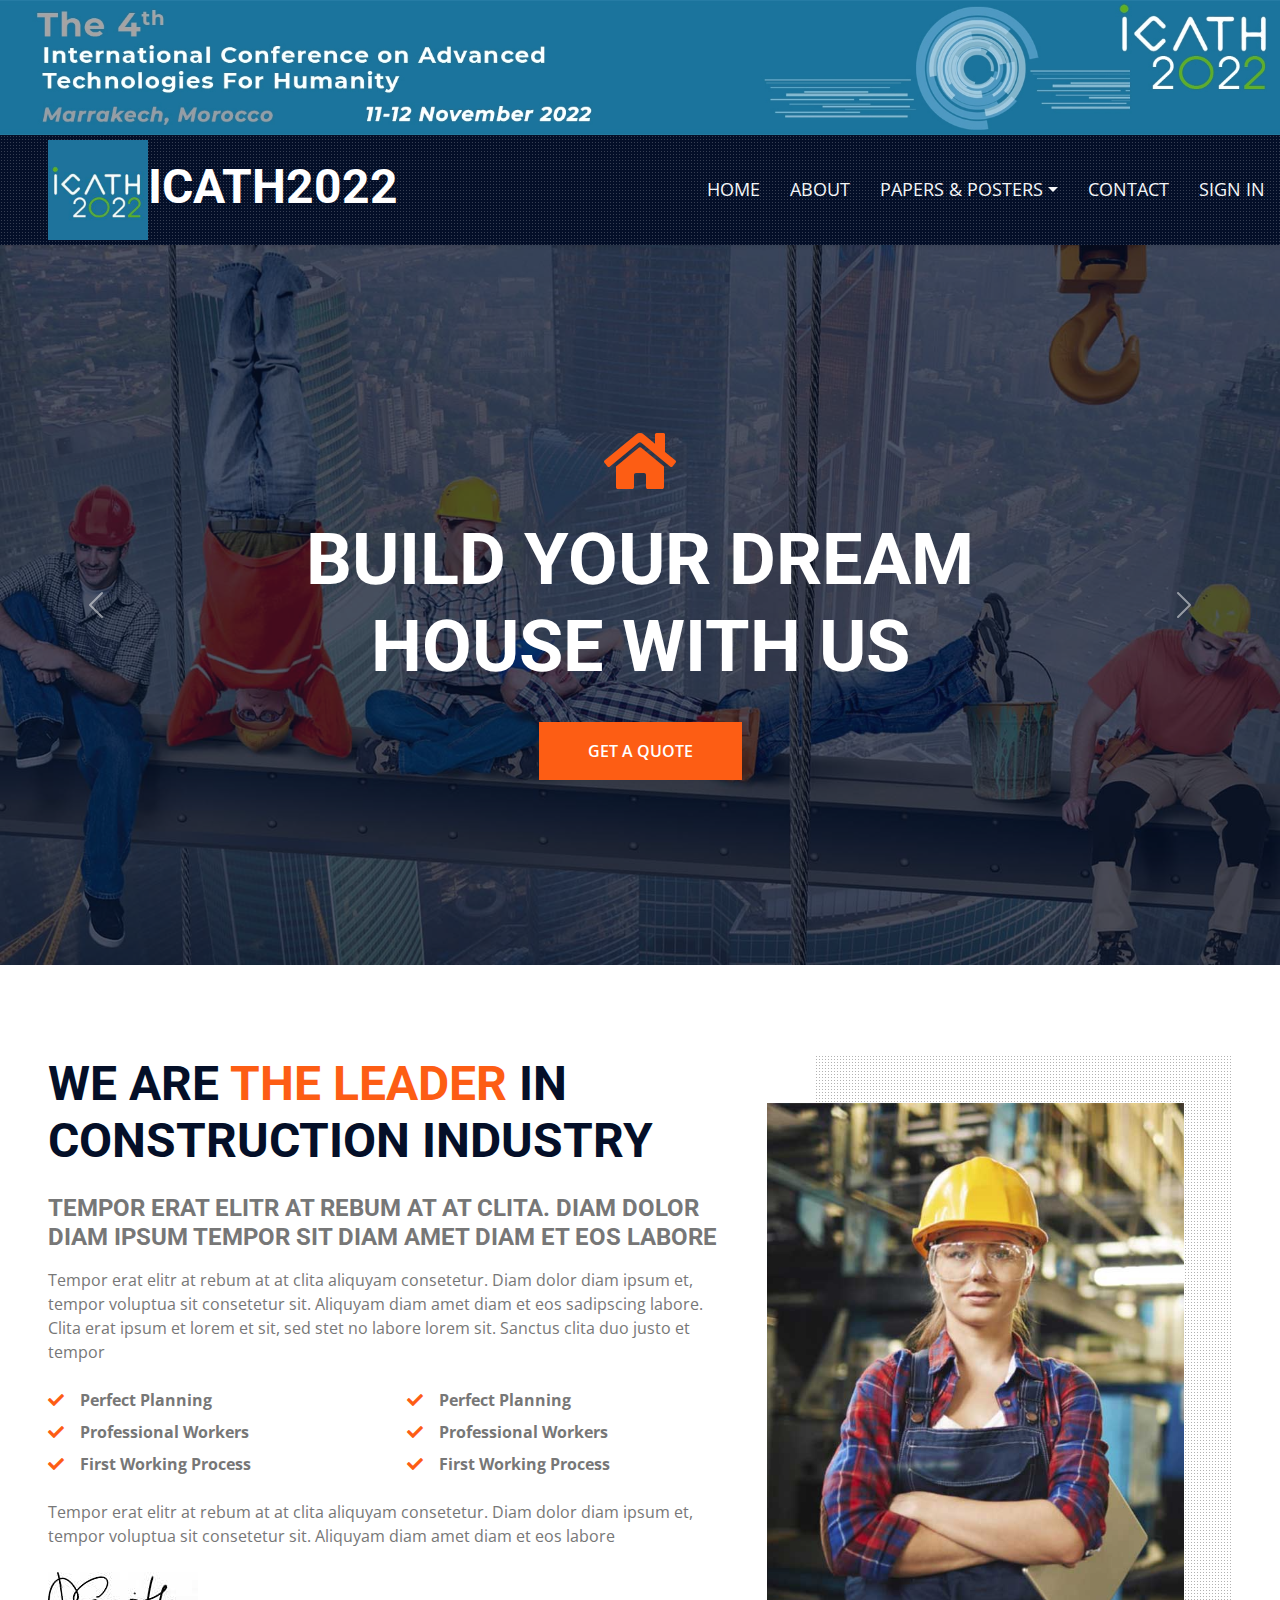
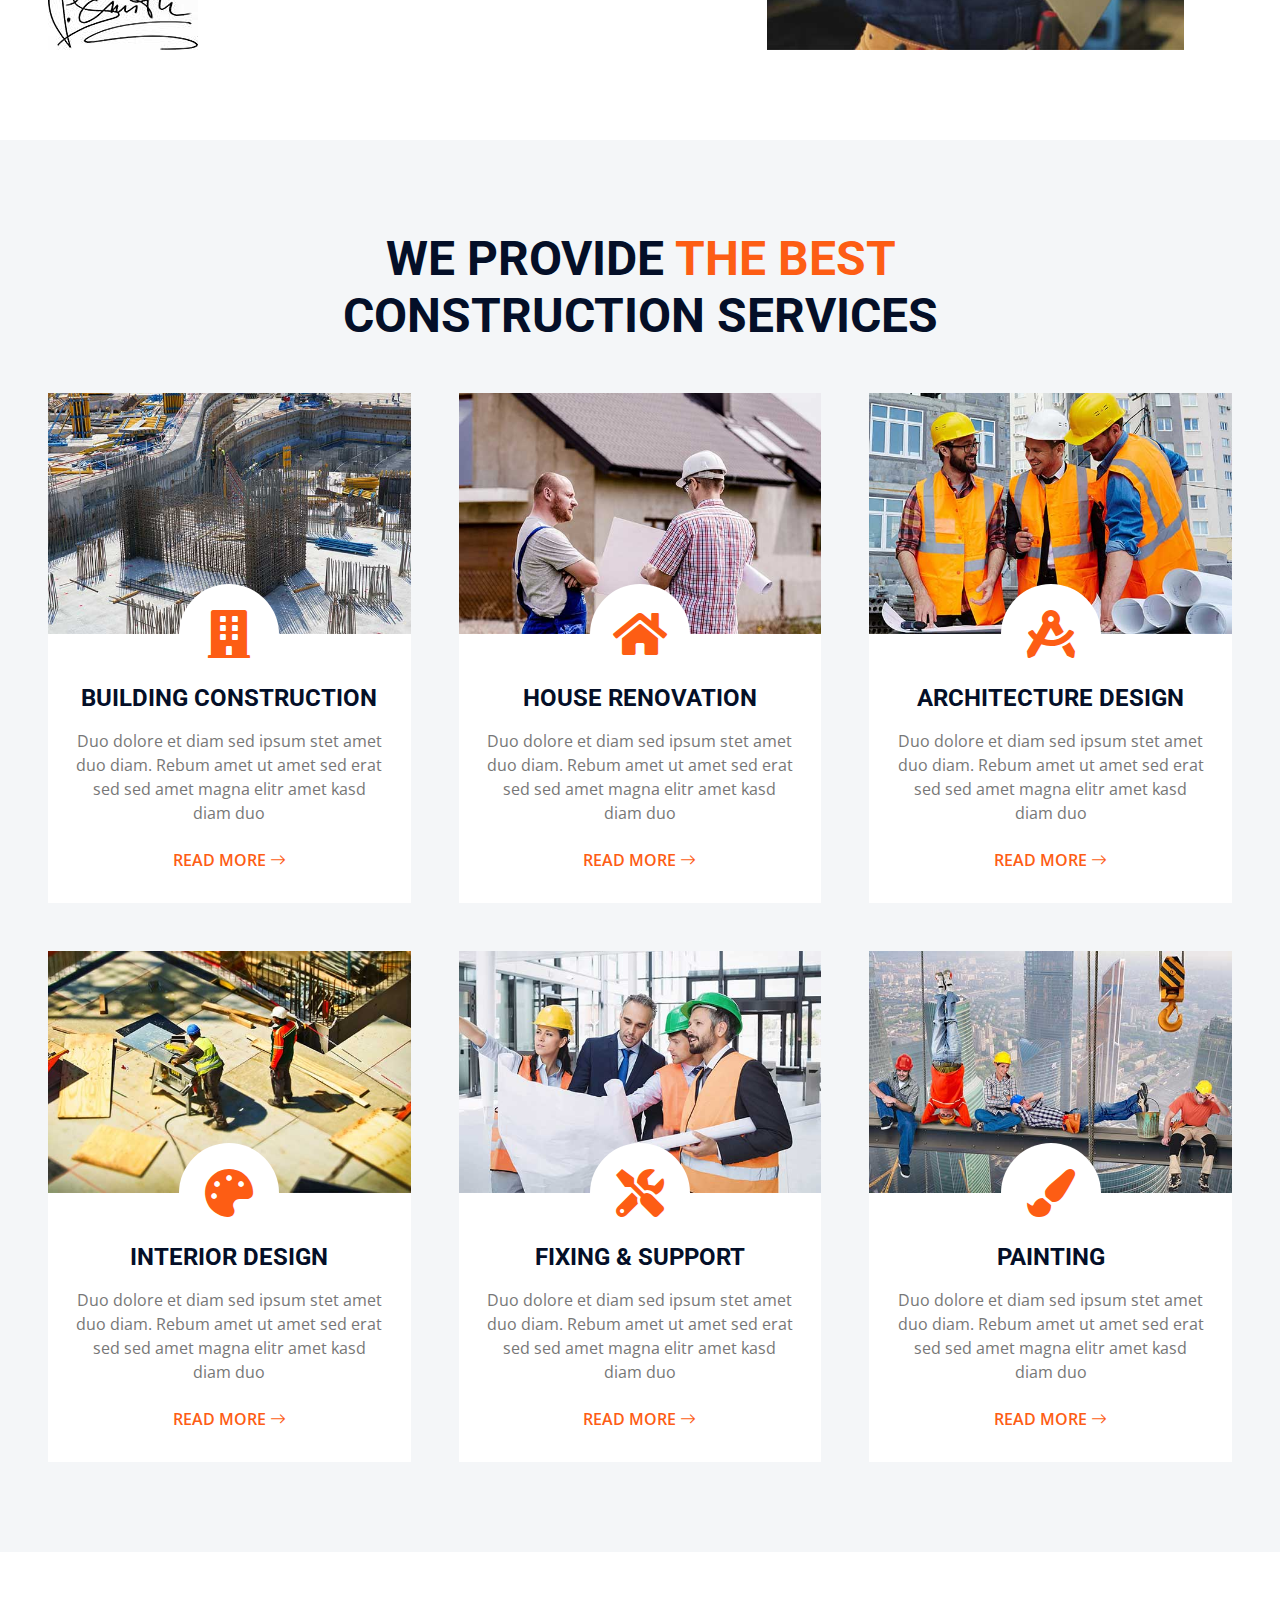
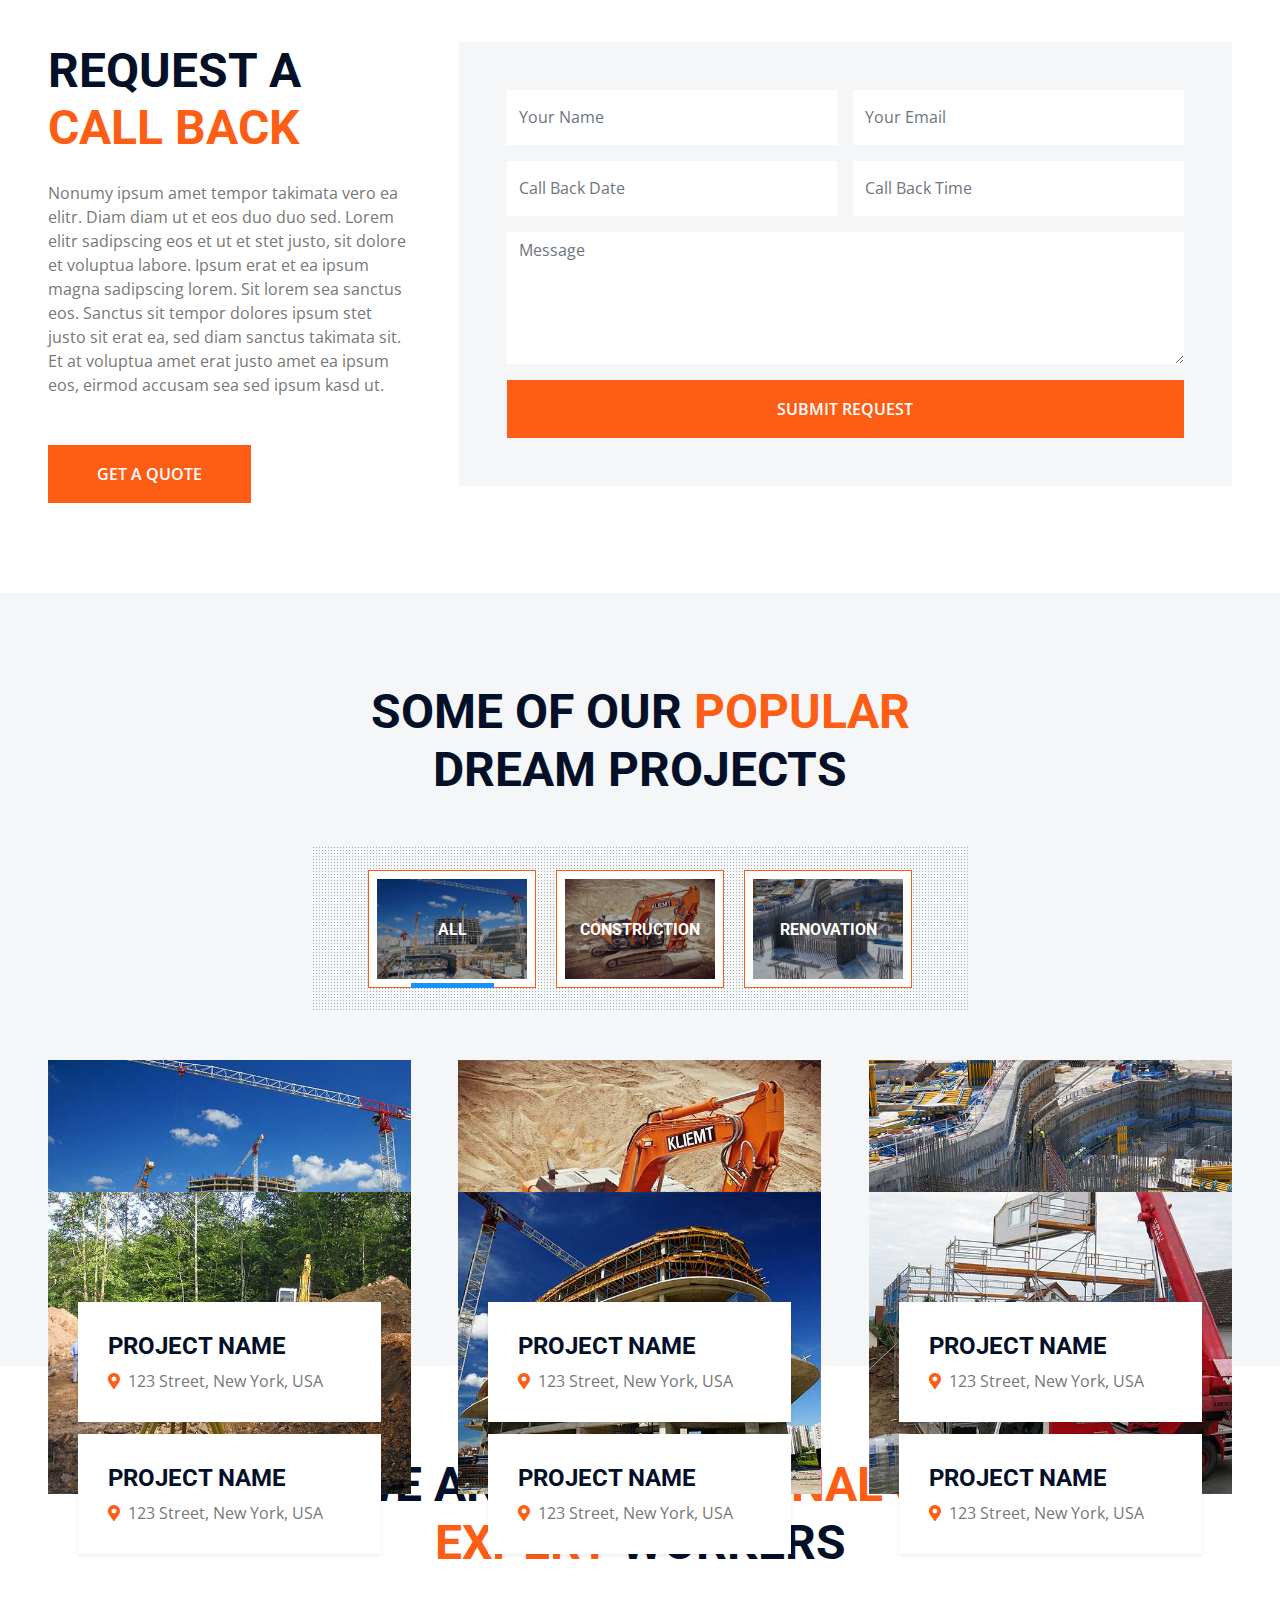
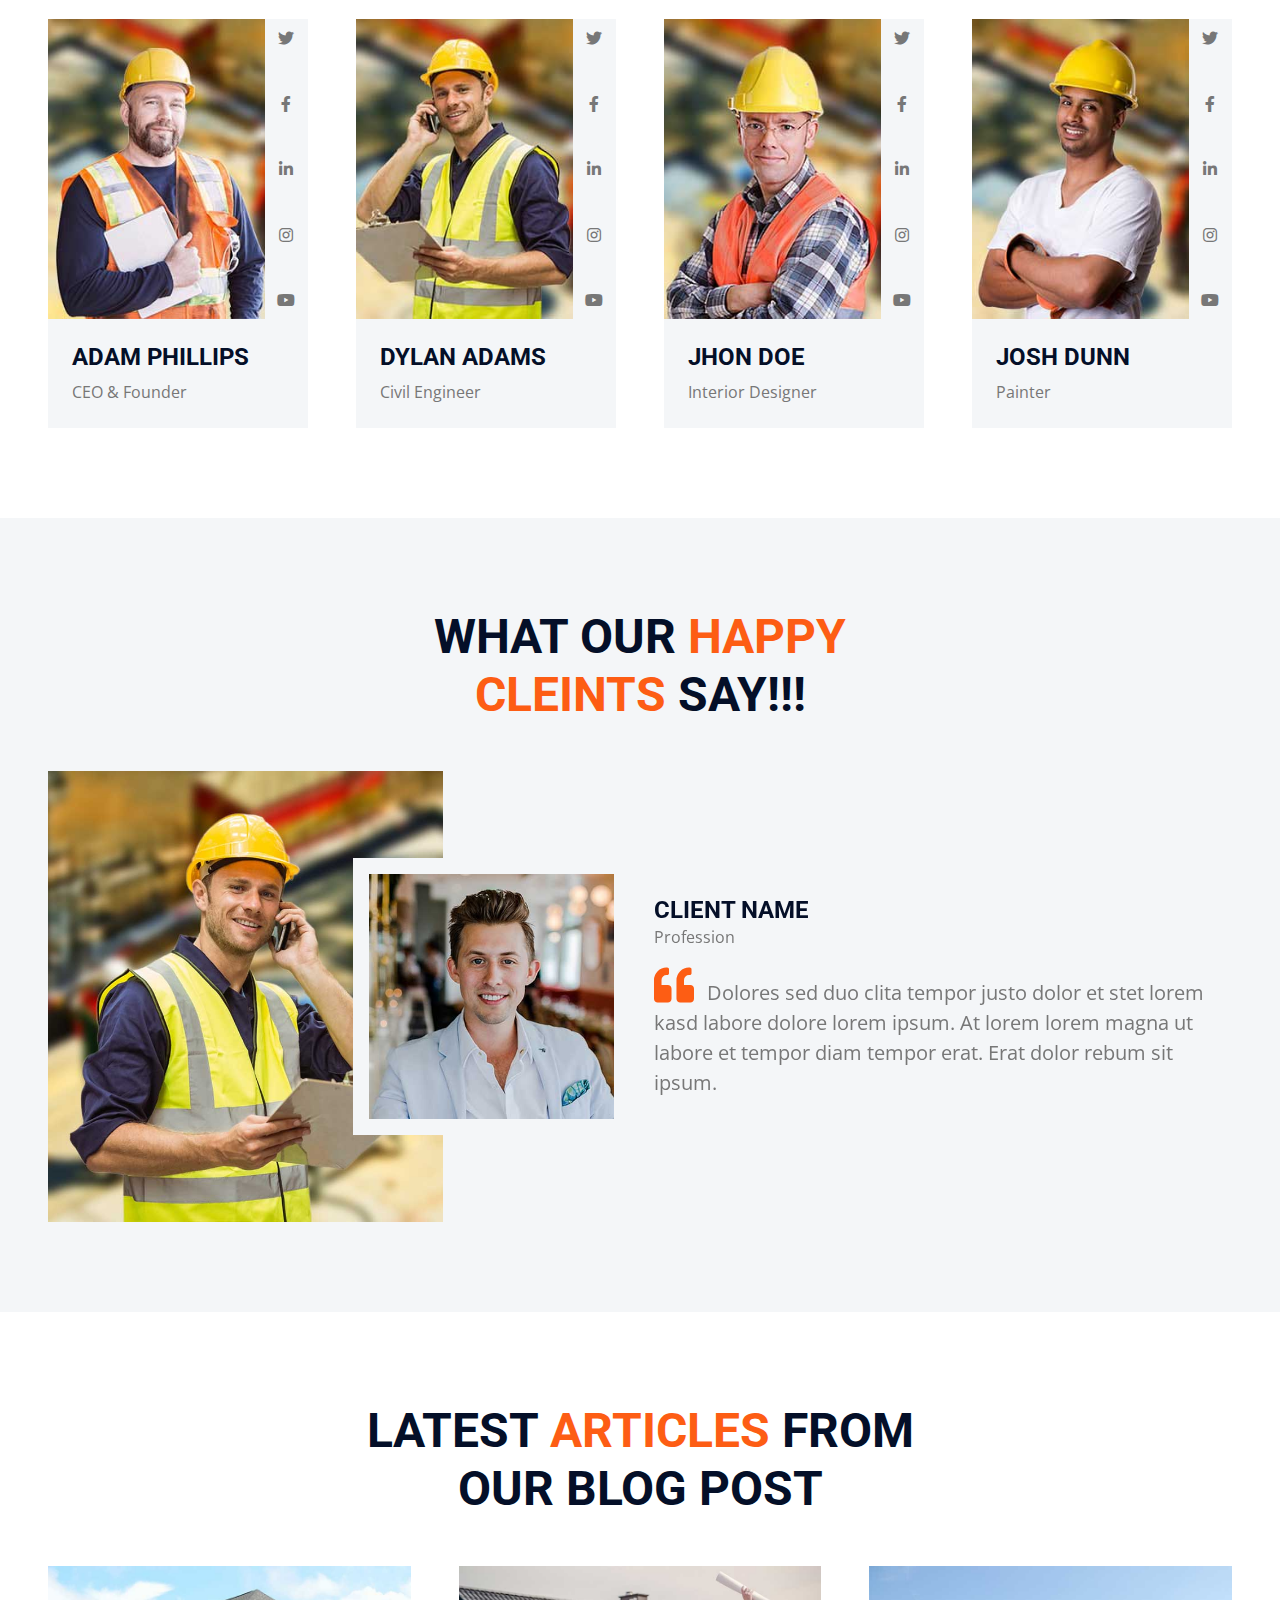
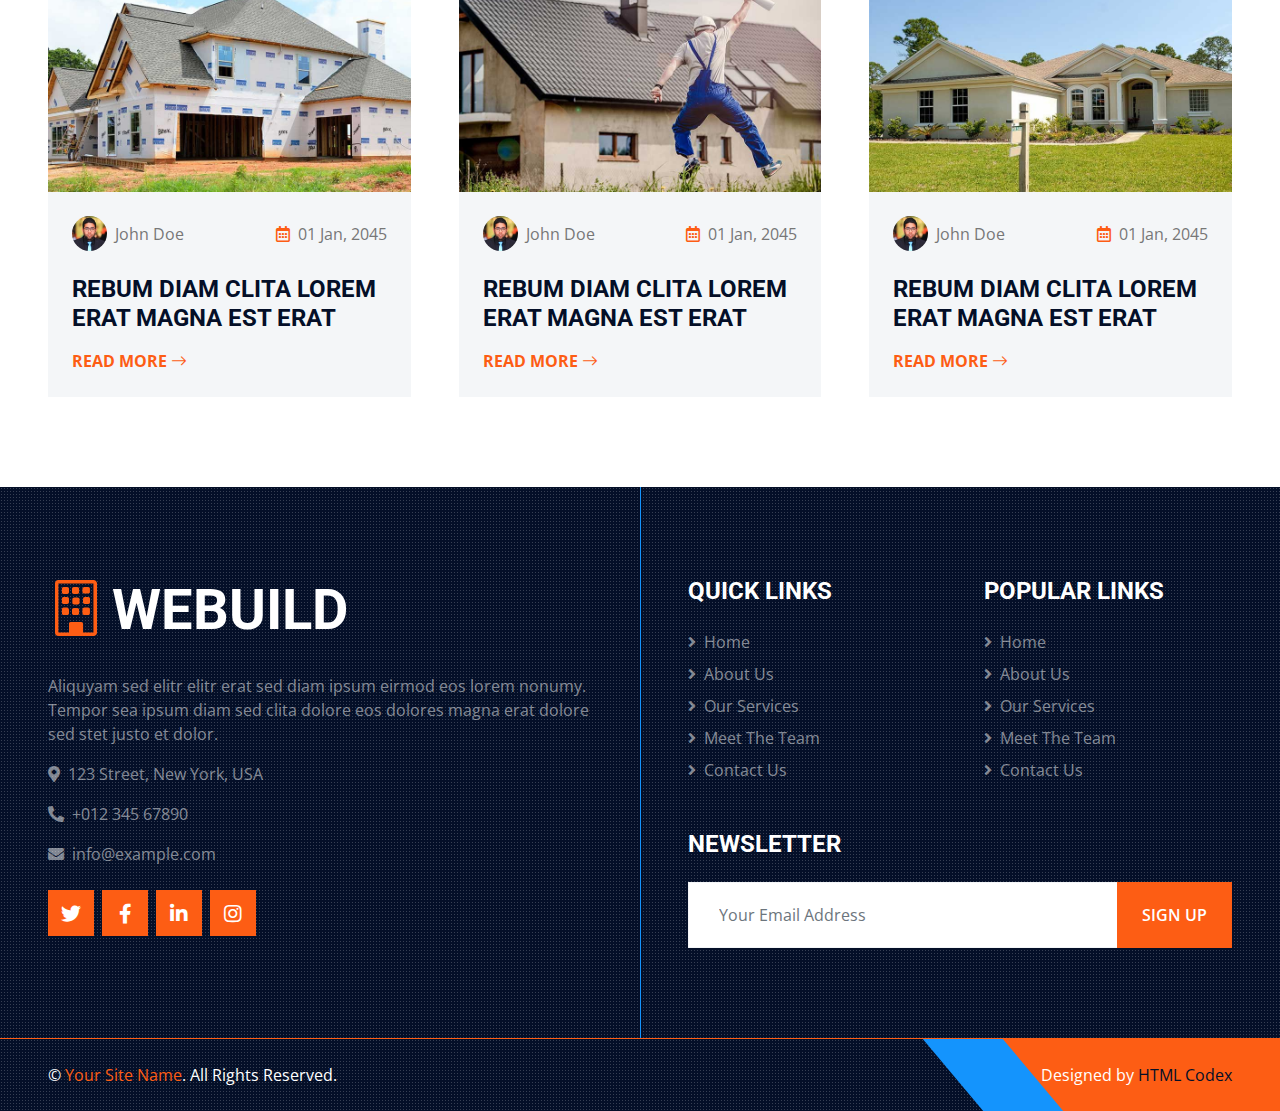
<file: adjustment_example_website/index.html>
<!DOCTYPE html>
<html lang="en">

<head>
    <meta charset="utf-8">
    <title>WEBUILD -  Construction Company Website Template Free</title>
    <meta content="width=device-width, initial-scale=1.0" name="viewport">
    <meta content="Free HTML Templates" name="keywords">
    <meta content="Free HTML Templates" name="description">

    <!-- Favicon -->
    <link href="img/icon.ico" rel="icon">

    <!-- Google Web Fonts -->
    <link rel="preconnect" href="https://fonts.gstatic.com">
    <link href="https://fonts.googleapis.com/css2?family=Open+Sans:wght@400;600&family=Roboto:wght@500;700&display=swap" rel="stylesheet"> 

    <!-- Icon Font Stylesheet -->
    <link href="https://cdnjs.cloudflare.com/ajax/libs/font-awesome/5.15.0/css/all.min.css" rel="stylesheet">
    <link href="https://cdn.jsdelivr.net/npm/bootstrap-icons@1.4.1/font/bootstrap-icons.css" rel="stylesheet">

    <!-- Libraries Stylesheet -->
    <link href="lib/owlcarousel/assets/owl.carousel.min.css" rel="stylesheet">
    <link href="lib/tempusdominus/css/tempusdominus-bootstrap-4.min.css" rel="stylesheet" />
    <link href="lib/lightbox/css/lightbox.min.css" rel="stylesheet">

    <!-- Customized Bootstrap Stylesheet -->
    <link href="css/bootstrap.min.css" rel="stylesheet">

    <!-- Template Stylesheet -->
    <link href="css/style.css" rel="stylesheet">

</head>

<body>
    <!-- Banner Start -->
    <div class="container-fluid p-0">
        <div class="row">
            <img src="img/icath_banner.webp" alt="ITAC_banner"/>
        </div>
    </div>
    <!-- Banner End -->

    <!-- Navbar Start -->
    <div id = "navbar" class="container-fluid sticky-top bg-dark bg-light-radial shadow-sm px-5 pe-lg-0" id="navbar">
    </div>
    <script src="js/nav.js"></script>
    <!-- Navbar End -->

    <!-- Carousel Start -->
    <div class="container-fluid p-0">
        <div id="header-carousel" class="carousel slide carousel-fade" data-bs-ride="carousel">
            <div class="carousel-inner">
                <div class="carousel-item active">
                    <img class="w-100" src="img/carousel-1.jpg" alt="Image">
                    <div class="carousel-caption d-flex flex-column align-items-center justify-content-center">
                        <div class="p-3" style="max-width: 900px;">
                            <i class="fa fa-home fa-4x text-primary mb-4 d-none d-sm-block"></i>
                            <h1 class="display-2 text-uppercase text-white mb-md-4">Build Your Dream House With Us</h1>
                            <a href="" class="btn btn-primary py-md-3 px-md-5 mt-2">Get A Quote</a>
                        </div>
                    </div>
                </div>
                <div class="carousel-item">
                    <img class="w-100" src="img/carousel-2.jpg" alt="Image">
                    <div class="carousel-caption d-flex flex-column align-items-center justify-content-center">
                        <div class="p-3" style="max-width: 900px;">
                            <i class="fa fa-tools fa-4x text-primary mb-4 d-none d-sm-block"></i>
                            <h1 class="display-2 text-uppercase text-white mb-md-4">We Are Trusted For Your Project</h1>
                            <a href="" class="btn btn-primary py-md-3 px-md-5 mt-2">Contact Us</a>
                        </div>
                    </div>
                </div>
            </div>
            <button class="carousel-control-prev" type="button" data-bs-target="#header-carousel"
                data-bs-slide="prev">
                <span class="carousel-control-prev-icon" aria-hidden="true"></span>
                <span class="visually-hidden">Previous</span>
            </button>
            <button class="carousel-control-next" type="button" data-bs-target="#header-carousel"
                data-bs-slide="next">
                <span class="carousel-control-next-icon" aria-hidden="true"></span>
                <span class="visually-hidden">Next</span>
            </button>
        </div>
    </div>
    <!-- Carousel End -->


    <!-- About Start -->
    <div class="container-fluid py-6 px-5">
        <div class="row g-5">
            <div class="col-lg-7">
                <h1 class="display-5 text-uppercase mb-4">We are <span class="text-primary">the Leader</span> in Construction Industry</h1>
                <h4 class="text-uppercase mb-3 text-body">Tempor erat elitr at rebum at at clita. Diam dolor diam ipsum tempor sit diam amet diam et eos labore</h4>
                <p>Tempor erat elitr at rebum at at clita aliquyam consetetur. Diam dolor diam ipsum et, tempor voluptua sit consetetur sit. Aliquyam diam amet diam et eos sadipscing labore. Clita erat ipsum et lorem et sit, sed stet no labore lorem sit. Sanctus clita duo justo et tempor</p>
                <div class="row gx-5 py-2">
                    <div class="col-sm-6 mb-2">
                        <p class="fw-bold mb-2"><i class="fa fa-check text-primary me-3"></i>Perfect Planning</p>
                        <p class="fw-bold mb-2"><i class="fa fa-check text-primary me-3"></i>Professional Workers</p>
                        <p class="fw-bold mb-2"><i class="fa fa-check text-primary me-3"></i>First Working Process</p>
                    </div>
                    <div class="col-sm-6 mb-2">
                        <p class="fw-bold mb-2"><i class="fa fa-check text-primary me-3"></i>Perfect Planning</p>
                        <p class="fw-bold mb-2"><i class="fa fa-check text-primary me-3"></i>Professional Workers</p>
                        <p class="fw-bold mb-2"><i class="fa fa-check text-primary me-3"></i>First Working Process</p>
                    </div>
                </div>
                <p class="mb-4">Tempor erat elitr at rebum at at clita aliquyam consetetur. Diam dolor diam ipsum et, tempor voluptua sit consetetur sit. Aliquyam diam amet diam et eos labore</p>
                <img src="img/signature.jpg" alt="">
            </div>
            <div class="col-lg-5 pb-5" style="min-height: 400px;">
                <div class="position-relative bg-dark-radial h-100 ms-5">
                    <img class="position-absolute w-100 h-100 mt-5 ms-n5" src="img/about.jpg" style="object-fit: cover;">
                </div>
            </div>
        </div>
    </div>
    <!-- About End -->
    

    <!-- Services Start -->
    <div class="container-fluid bg-light py-6 px-5">
        <div class="text-center mx-auto mb-5" style="max-width: 600px;">
            <h1 class="display-5 text-uppercase mb-4">We Provide <span class="text-primary">The Best</span> Construction Services</h1>
        </div>
        <div class="row g-5">
            <div class="col-lg-4 col-md-6">
                <div class="service-item bg-white d-flex flex-column align-items-center text-center">
                    <img class="img-fluid" src="img/service-1.jpg" alt="">
                    <div class="service-icon bg-white">
                        <i class="fa fa-3x fa-building text-primary"></i>
                    </div>
                    <div class="px-4 pb-4">
                        <h4 class="text-uppercase mb-3">Building Construction</h4>
                        <p>Duo dolore et diam sed ipsum stet amet duo diam. Rebum amet ut amet sed erat sed sed amet magna elitr amet kasd diam duo</p>
                        <a class="btn text-primary" href="">Read More <i class="bi bi-arrow-right"></i></a>
                    </div>
                </div>
            </div>
            <div class="col-lg-4 col-md-6">
                <div class="service-item bg-white rounded d-flex flex-column align-items-center text-center">
                    <img class="img-fluid" src="img/service-2.jpg" alt="">
                    <div class="service-icon bg-white">
                        <i class="fa fa-3x fa-home text-primary"></i>
                    </div>
                    <div class="px-4 pb-4">
                        <h4 class="text-uppercase mb-3">House Renovation</h4>
                        <p>Duo dolore et diam sed ipsum stet amet duo diam. Rebum amet ut amet sed erat sed sed amet magna elitr amet kasd diam duo</p>
                        <a class="btn text-primary" href="">Read More <i class="bi bi-arrow-right"></i></a>
                    </div>
                </div>
            </div>
            <div class="col-lg-4 col-md-6">
                <div class="service-item bg-white rounded d-flex flex-column align-items-center text-center">
                    <img class="img-fluid" src="img/service-3.jpg" alt="">
                    <div class="service-icon bg-white">
                        <i class="fa fa-3x fa-drafting-compass text-primary"></i>
                    </div>
                    <div class="px-4 pb-4">
                        <h4 class="text-uppercase mb-3">Architecture Design</h4>
                        <p>Duo dolore et diam sed ipsum stet amet duo diam. Rebum amet ut amet sed erat sed sed amet magna elitr amet kasd diam duo</p>
                        <a class="btn text-primary" href="">Read More <i class="bi bi-arrow-right"></i></a>
                    </div>
                </div>
            </div>
            <div class="col-lg-4 col-md-6">
                <div class="service-item bg-white rounded d-flex flex-column align-items-center text-center">
                    <img class="img-fluid" src="img/service-4.jpg" alt="">
                    <div class="service-icon bg-white">
                        <i class="fa fa-3x fa-palette text-primary"></i>
                    </div>
                    <div class="px-4 pb-4">
                        <h4 class="text-uppercase mb-3">Interior Design</h4>
                        <p>Duo dolore et diam sed ipsum stet amet duo diam. Rebum amet ut amet sed erat sed sed amet magna elitr amet kasd diam duo</p>
                        <a class="btn text-primary" href="">Read More <i class="bi bi-arrow-right"></i></a>
                    </div>
                </div>
            </div>
            <div class="col-lg-4 col-md-6">
                <div class="service-item bg-white rounded d-flex flex-column align-items-center text-center">
                    <img class="img-fluid" src="img/service-5.jpg" alt="">
                    <div class="service-icon bg-white">
                        <i class="fa fa-3x fa-tools text-primary"></i>
                    </div>
                    <div class="px-4 pb-4">
                        <h4 class="text-uppercase mb-3">Fixing & Support</h4>
                        <p>Duo dolore et diam sed ipsum stet amet duo diam. Rebum amet ut amet sed erat sed sed amet magna elitr amet kasd diam duo</p>
                        <a class="btn text-primary" href="">Read More <i class="bi bi-arrow-right"></i></a>
                    </div>
                </div>
            </div>
            <div class="col-lg-4 col-md-6">
                <div class="service-item bg-white rounded d-flex flex-column align-items-center text-center">
                    <img class="img-fluid" src="img/service-6.jpg" alt="">
                    <div class="service-icon bg-white">
                        <i class="fa fa-3x fa-paint-brush text-primary"></i>
                    </div>
                    <div class="px-4 pb-4">
                        <h4 class="text-uppercase mb-3">Painting</h4>
                        <p>Duo dolore et diam sed ipsum stet amet duo diam. Rebum amet ut amet sed erat sed sed amet magna elitr amet kasd diam duo</p>
                        <a class="btn text-primary" href="">Read More <i class="bi bi-arrow-right"></i></a>
                    </div>
                </div>
            </div>
        </div>
    </div>
    <!-- Services End -->


    <!-- Appointment Start -->
    <div class="container-fluid py-6 px-5">
        <div class="row gx-5">
            <div class="col-lg-4 mb-5 mb-lg-0">
                <div class="mb-4">
                    <h1 class="display-5 text-uppercase mb-4">Request A <span class="text-primary">Call Back</span></h1>
                </div>
                <p class="mb-5">Nonumy ipsum amet tempor takimata vero ea elitr. Diam diam ut et eos duo duo sed. Lorem elitr sadipscing eos et ut et stet justo, sit dolore et voluptua labore. Ipsum erat et ea ipsum magna sadipscing lorem. Sit lorem sea sanctus eos. Sanctus sit tempor dolores ipsum stet justo sit erat ea, sed diam sanctus takimata sit. Et at voluptua amet erat justo amet ea ipsum eos, eirmod accusam sea sed ipsum kasd ut.</p>
                <a class="btn btn-primary py-3 px-5" href="">Get A Quote</a>
            </div>
            <div class="col-lg-8">
                <div class="bg-light text-center p-5">
                    <form>
                        <div class="row g-3">
                            <div class="col-12 col-sm-6">
                                <input type="text" class="form-control border-0" placeholder="Your Name" style="height: 55px;">
                            </div>
                            <div class="col-12 col-sm-6">
                                <input type="email" class="form-control border-0" placeholder="Your Email" style="height: 55px;">
                            </div>
                            <div class="col-12 col-sm-6">
                                <div class="date" id="date" data-target-input="nearest">
                                    <input type="text"
                                        class="form-control border-0 datetimepicker-input"
                                        placeholder="Call Back Date" data-target="#date" data-toggle="datetimepicker" style="height: 55px;">
                                </div>
                            </div>
                            <div class="col-12 col-sm-6">
                                <div class="time" id="time" data-target-input="nearest">
                                    <input type="text"
                                        class="form-control border-0 datetimepicker-input"
                                        placeholder="Call Back Time" data-target="#time" data-toggle="datetimepicker" style="height: 55px;">
                                </div>
                            </div>
                            <div class="col-12">
                                <textarea class="form-control border-0" rows="5" placeholder="Message"></textarea>
                            </div>
                            <div class="col-12">
                                <button class="btn btn-primary w-100 py-3" type="submit">Submit Request</button>
                            </div>
                        </div>
                    </form>
                </div>
            </div>
        </div>
    </div>
    <!-- Appointment End -->


    <!-- Portfolio Start -->
    <div class="container-fluid bg-light py-6 px-5">
        <div class="text-center mx-auto mb-5" style="max-width: 600px;">
            <h1 class="display-5 text-uppercase mb-4">Some Of Our <span class="text-primary">Popular</span> Dream Projects</h1>
        </div>
        <div class="row gx-5">
            <div class="col-12 text-center">
                <div class="d-inline-block bg-dark-radial text-center pt-4 px-5 mb-5">
                    <ul class="list-inline mb-0" id="portfolio-flters">
                        <li class="btn btn-outline-primary bg-white p-2 active mx-2 mb-4" data-filter="*">
                            <img src="img/portfolio-1.jpg" style="width: 150px; height: 100px;">
                            <div class="position-absolute top-0 start-0 end-0 bottom-0 m-2 d-flex align-items-center justify-content-center" style="background: rgba(4, 15, 40, .3);">
                                <h6 class="text-white text-uppercase m-0">All</h6>
                            </div>
                        </li>
                        <li class="btn btn-outline-primary bg-white p-2 mx-2 mb-4" data-filter=".first">
                            <img src="img/portfolio-2.jpg" style="width: 150px; height: 100px;">
                            <div class="position-absolute top-0 start-0 end-0 bottom-0 m-2 d-flex align-items-center justify-content-center" style="background: rgba(4, 15, 40, .3);">
                                <h6 class="text-white text-uppercase m-0">Construction</h6>
                            </div>
                        </li>
                        <li class="btn btn-outline-primary bg-white p-2 mx-2 mb-4" data-filter=".second">
                            <img src="img/portfolio-3.jpg" style="width: 150px; height: 100px;">
                            <div class="position-absolute top-0 start-0 end-0 bottom-0 m-2 d-flex align-items-center justify-content-center" style="background: rgba(4, 15, 40, .3);">
                                <h6 class="text-white text-uppercase m-0">Renovation</h6>
                            </div>
                        </li>
                    </ul>
                </div>
            </div>
        </div>
        <div class="row g-5 portfolio-container">
            <div class="col-xl-4 col-lg-6 col-md-6 portfolio-item first">
                <div class="position-relative portfolio-box">
                    <img class="img-fluid w-100" src="img/portfolio-1.jpg" alt="">
                    <a class="portfolio-title shadow-sm" href="">
                        <p class="h4 text-uppercase">Project Name</p>
                        <span class="text-body"><i class="fa fa-map-marker-alt text-primary me-2"></i>123 Street, New York, USA</span>
                    </a>
                    <a class="portfolio-btn" href="img/portfolio-1.jpg" data-lightbox="portfolio">
                        <i class="bi bi-plus text-white"></i>
                    </a>
                </div>
            </div>
            <div class="col-xl-4 col-lg-6 col-md-6 portfolio-item second">
                <div class="position-relative portfolio-box">
                    <img class="img-fluid w-100" src="img/portfolio-2.jpg" alt="">
                    <a class="portfolio-title shadow-sm" href="">
                        <p class="h4 text-uppercase">Project Name</p>
                        <span class="text-body"><i class="fa fa-map-marker-alt text-primary me-2"></i>123 Street, New York, USA</span>
                    </a>
                    <a class="portfolio-btn" href="img/portfolio-2.jpg" data-lightbox="portfolio">
                        <i class="bi bi-plus text-white"></i>
                    </a>
                </div>
            </div>
            <div class="col-xl-4 col-lg-6 col-md-6 portfolio-item first">
                <div class="position-relative portfolio-box">
                    <img class="img-fluid w-100" src="img/portfolio-3.jpg" alt="">
                    <a class="portfolio-title shadow-sm" href="">
                        <p class="h4 text-uppercase">Project Name</p>
                        <span class="text-body"><i class="fa fa-map-marker-alt text-primary me-2"></i>123 Street, New York, USA</span>
                    </a>
                    <a class="portfolio-btn" href="img/portfolio-3.jpg" data-lightbox="portfolio">
                        <i class="bi bi-plus text-white"></i>
                    </a>
                </div>
            </div>
            <div class="col-xl-4 col-lg-6 col-md-6 portfolio-item second">
                <div class="position-relative portfolio-box">
                    <img class="img-fluid w-100" src="img/portfolio-4.jpg" alt="">
                    <a class="portfolio-title shadow-sm" href="">
                        <p class="h4 text-uppercase">Project Name</p>
                        <span class="text-body"><i class="fa fa-map-marker-alt text-primary me-2"></i>123 Street, New York, USA</span>
                    </a>
                    <a class="portfolio-btn" href="img/portfolio-4.jpg" data-lightbox="portfolio">
                        <i class="bi bi-plus text-white"></i>
                    </a>
                </div>
            </div>
            <div class="col-xl-4 col-lg-6 col-md-6 portfolio-item first">
                <div class="position-relative portfolio-box">
                    <img class="img-fluid w-100" src="img/portfolio-5.jpg" alt="">
                    <a class="portfolio-title shadow-sm" href="">
                        <p class="h4 text-uppercase">Project Name</p>
                        <span class="text-body"><i class="fa fa-map-marker-alt text-primary me-2"></i>123 Street, New York, USA</span>
                    </a>
                    <a class="portfolio-btn" href="img/portfolio-5.jpg" data-lightbox="portfolio">
                        <i class="bi bi-plus text-white"></i>
                    </a>
                </div>
            </div>
            <div class="col-xl-4 col-lg-6 col-md-6 portfolio-item second">
                <div class="position-relative portfolio-box">
                    <img class="img-fluid w-100" src="img/portfolio-6.jpg" alt="">
                    <a class="portfolio-title shadow-sm" href="">
                        <p class="h4 text-uppercase">Project Name</p>
                        <span class="text-body"><i class="fa fa-map-marker-alt text-primary me-2"></i>123 Street, New York, USA</span>
                    </a>
                    <a class="portfolio-btn" href="img/portfolio-6.jpg" data-lightbox="portfolio">
                        <i class="bi bi-plus text-white"></i>
                    </a>
                </div>
            </div>
        </div>
    </div>
    <!-- Portfolio End -->


    <!-- Team Start -->
    <div class="container-fluid py-6 px-5">
        <div class="text-center mx-auto mb-5" style="max-width: 600px;">
            <h1 class="display-5 text-uppercase mb-4">We Are <span class="text-primary">Professional & Expert</span> Workers</h1>
        </div>
        <div class="row g-5">
            <div class="col-xl-3 col-lg-4 col-md-6">
                <div class="row g-0">
                    <div class="col-10" style="min-height: 300px;">
                        <div class="position-relative h-100">
                            <img class="position-absolute w-100 h-100" src="img/team-1.jpg" style="object-fit: cover;">
                        </div>
                    </div>
                    <div class="col-2">
                        <div class="h-100 d-flex flex-column align-items-center justify-content-between bg-light">
                            <a class="btn" href="#"><i class="fab fa-twitter"></i></a>
                            <a class="btn" href="#"><i class="fab fa-facebook-f"></i></a>
                            <a class="btn" href="#"><i class="fab fa-linkedin-in"></i></a>
                            <a class="btn" href="#"><i class="fab fa-instagram"></i></a>
                            <a class="btn" href="#"><i class="fab fa-youtube"></i></a>
                        </div>
                    </div>
                    <div class="col-12">
                        <div class="bg-light p-4">
                            <h4 class="text-uppercase">Adam Phillips</h4>
                            <span>CEO & Founder</span>
                        </div>
                    </div>
                </div>
            </div>
            <div class="col-xl-3 col-lg-4 col-md-6">
                <div class="row g-0">
                    <div class="col-10" style="min-height: 300px;">
                        <div class="position-relative h-100">
                            <img class="position-absolute w-100 h-100" src="img/team-2.jpg" style="object-fit: cover;">
                        </div>
                    </div>
                    <div class="col-2">
                        <div class="h-100 d-flex flex-column align-items-center justify-content-between bg-light">
                            <a class="btn" href="#"><i class="fab fa-twitter"></i></a>
                            <a class="btn" href="#"><i class="fab fa-facebook-f"></i></a>
                            <a class="btn" href="#"><i class="fab fa-linkedin-in"></i></a>
                            <a class="btn" href="#"><i class="fab fa-instagram"></i></a>
                            <a class="btn" href="#"><i class="fab fa-youtube"></i></a>
                        </div>
                    </div>
                    <div class="col-12">
                        <div class="bg-light p-4">
                            <h4 class="text-uppercase">Dylan Adams</h4>
                            <span>Civil Engineer</span>
                        </div>
                    </div>
                </div>
            </div>
            <div class="col-xl-3 col-lg-4 col-md-6">
                <div class="row g-0">
                    <div class="col-10" style="min-height: 300px;">
                        <div class="position-relative h-100">
                            <img class="position-absolute w-100 h-100" src="img/team-3.jpg" style="object-fit: cover;">
                        </div>
                    </div>
                    <div class="col-2">
                        <div class="h-100 d-flex flex-column align-items-center justify-content-between bg-light">
                            <a class="btn" href="#"><i class="fab fa-twitter"></i></a>
                            <a class="btn" href="#"><i class="fab fa-facebook-f"></i></a>
                            <a class="btn" href="#"><i class="fab fa-linkedin-in"></i></a>
                            <a class="btn" href="#"><i class="fab fa-instagram"></i></a>
                            <a class="btn" href="#"><i class="fab fa-youtube"></i></a>
                        </div>
                    </div>
                    <div class="col-12">
                        <div class="bg-light p-4">
                            <h4 class="text-uppercase">Jhon Doe</h4>
                            <span>Interior Designer</span>
                        </div>
                    </div>
                </div>
            </div>
            <div class="col-xl-3 col-lg-4 col-md-6">
                <div class="row g-0">
                    <div class="col-10" style="min-height: 300px;">
                        <div class="position-relative h-100">
                            <img class="position-absolute w-100 h-100" src="img/team-4.jpg" style="object-fit: cover;">
                        </div>
                    </div>
                    <div class="col-2">
                        <div class="h-100 d-flex flex-column align-items-center justify-content-between bg-light">
                            <a class="btn" href="#"><i class="fab fa-twitter"></i></a>
                            <a class="btn" href="#"><i class="fab fa-facebook-f"></i></a>
                            <a class="btn" href="#"><i class="fab fa-linkedin-in"></i></a>
                            <a class="btn" href="#"><i class="fab fa-instagram"></i></a>
                            <a class="btn" href="#"><i class="fab fa-youtube"></i></a>
                        </div>
                    </div>
                    <div class="col-12">
                        <div class="bg-light p-4">
                            <h4 class="text-uppercase">Josh Dunn</h4>
                            <span>Painter</span>
                        </div>
                    </div>
                </div>
            </div>
        </div>
    </div>
    <!-- Team End -->


    <!-- Testimonial Start -->
    <div class="container-fluid bg-light py-6 px-5">
        <div class="text-center mx-auto mb-5" style="max-width: 600px;">
            <h1 class="display-5 text-uppercase mb-4">What Our <span class="text-primary">Happy Cleints</span> Say!!!</h1>
        </div>
        <div class="row gx-0 align-items-center">
            <div class="col-xl-4 col-lg-5 d-none d-lg-block">
                <img class="img-fluid w-100 h-100" src="img/testimonial.jpg">
            </div>
            <div class="col-xl-8 col-lg-7 col-md-12">
                <div class="testimonial bg-light">
                    <div class="owl-carousel testimonial-carousel">
                        <div class="row gx-4 align-items-center">
                            <div class="col-xl-4 col-lg-5 col-md-5">
                                <img class="img-fluid w-100 h-100 bg-light p-lg-3 mb-4 mb-md-0" src="img/testimonial-1.jpg" alt="">
                            </div>
                            <div class="col-xl-8 col-lg-7 col-md-7">
                                <h4 class="text-uppercase mb-0">Client Name</h4>
                                <p>Profession</p>
                                <p class="fs-5 mb-0"><i class="fa fa-2x fa-quote-left text-primary me-2"></i> Dolores sed duo
                                    clita tempor justo dolor et stet lorem kasd labore dolore lorem ipsum. At lorem
                                    lorem magna ut labore et tempor diam tempor erat. Erat dolor rebum sit
                                    ipsum.</p>
                            </div>
                        </div>
                        <div class="row gx-4 align-items-center">
                            <div class="col-xl-4 col-lg-5 col-md-5">
                                <img class="img-fluid w-100 h-100 bg-light p-lg-3 mb-4 mb-md-0" src="img/testimonial-2.jpg" alt="">
                            </div>
                            <div class="col-xl-8 col-lg-7 col-md-7">
                                <h4 class="text-uppercase mb-0">Client Name</h4>
                                <p>Profession</p>
                                <p class="fs-5 mb-0"><i class="fa fa-2x fa-quote-left text-primary me-2"></i> Dolores sed duo
                                    clita tempor justo dolor et stet lorem kasd labore dolore lorem ipsum. At lorem
                                    lorem magna ut labore et tempor diam tempor erat. Erat dolor rebum sit
                                    ipsum.</p>
                            </div>
                        </div>
                    </div>
                </div>
            </div>
        </div>
    </div>
    <!-- Testimonial End -->


    <!-- Blog Start -->
    <div class="container-fluid py-6 px-5">
        <div class="text-center mx-auto mb-5" style="max-width: 600px;">
            <h1 class="display-5 text-uppercase mb-4">Latest <span class="text-primary">Articles</span> From Our Blog Post</h1>
        </div>
        <div class="row g-5">
            <div class="col-lg-4 col-md-6">
                <div class="bg-light">
                    <img class="img-fluid" src="img/blog-1.jpg" alt="">
                    <div class="p-4">
                        <div class="d-flex justify-content-between mb-4">
                            <div class="d-flex align-items-center">
                                <img class="rounded-circle me-2" src="img/user.jpg" width="35" height="35" alt="">
                                <span>John Doe</span>
                            </div>
                            <div class="d-flex align-items-center">
                                <span class="ms-3"><i class="far fa-calendar-alt text-primary me-2"></i>01 Jan, 2045</span>
                            </div>
                        </div>
                        <h4 class="text-uppercase mb-3">Rebum diam clita lorem erat magna est erat</h4>
                        <a class="text-uppercase fw-bold" href="">Read More <i class="bi bi-arrow-right"></i></a>
                    </div>
                </div>
            </div>
            <div class="col-lg-4 col-md-6">
                <div class="bg-light">
                    <img class="img-fluid" src="img/blog-2.jpg" alt="">
                    <div class="p-4">
                        <div class="d-flex justify-content-between mb-4">
                            <div class="d-flex align-items-center">
                                <img class="rounded-circle me-2" src="img/user.jpg" width="35" height="35" alt="">
                                <span>John Doe</span>
                            </div>
                            <div class="d-flex align-items-center">
                                <span class="ms-3"><i class="far fa-calendar-alt text-primary me-2"></i>01 Jan, 2045</span>
                            </div>
                        </div>
                        <h4 class="text-uppercase mb-3">Rebum diam clita lorem erat magna est erat</h4>
                        <a class="text-uppercase fw-bold" href="">Read More <i class="bi bi-arrow-right"></i></a>
                    </div>
                </div>
            </div>
            <div class="col-lg-4 col-md-6">
                <div class="bg-light">
                    <img class="img-fluid" src="img/blog-3.jpg" alt="">
                    <div class="p-4">
                        <div class="d-flex justify-content-between mb-4">
                            <div class="d-flex align-items-center">
                                <img class="rounded-circle me-2" src="img/user.jpg" width="35" height="35" alt="">
                                <span>John Doe</span>
                            </div>
                            <div class="d-flex align-items-center">
                                <span class="ms-3"><i class="far fa-calendar-alt text-primary me-2"></i>01 Jan, 2045</span>
                            </div>
                        </div>
                        <h4 class="text-uppercase mb-3">Rebum diam clita lorem erat magna est erat</h4>
                        <a class="text-uppercase fw-bold" href="">Read More <i class="bi bi-arrow-right"></i></a>
                    </div>
                </div>
            </div>
        </div>
    </div>
    <!-- Blog End -->
    

    <!-- Footer Start -->
    <div class="footer container-fluid position-relative bg-dark bg-light-radial text-white-50 py-6 px-5">
        <div class="row g-5">
            <div class="col-lg-6 pe-lg-5">
                <a href="index.html" class="navbar-brand">
                    <h1 class="m-0 display-4 text-uppercase text-white"><i class="bi bi-building text-primary me-2"></i>WEBUILD</h1>
                </a>
                <p>Aliquyam sed elitr elitr erat sed diam ipsum eirmod eos lorem nonumy. Tempor sea ipsum diam  sed clita dolore eos dolores magna erat dolore sed stet justo et dolor.</p>
                <p><i class="fa fa-map-marker-alt me-2"></i>123 Street, New York, USA</p>
                <p><i class="fa fa-phone-alt me-2"></i>+012 345 67890</p>
                <p><i class="fa fa-envelope me-2"></i>info@example.com</p>
                <div class="d-flex justify-content-start mt-4">
                    <a class="btn btn-lg btn-primary btn-lg-square rounded-0 me-2" href="#"><i class="fab fa-twitter"></i></a>
                    <a class="btn btn-lg btn-primary btn-lg-square rounded-0 me-2" href="#"><i class="fab fa-facebook-f"></i></a>
                    <a class="btn btn-lg btn-primary btn-lg-square rounded-0 me-2" href="#"><i class="fab fa-linkedin-in"></i></a>
                    <a class="btn btn-lg btn-primary btn-lg-square rounded-0" href="#"><i class="fab fa-instagram"></i></a>
                </div>
            </div>
            <div class="col-lg-6 ps-lg-5">
                <div class="row g-5">
                    <div class="col-sm-6">
                        <h4 class="text-white text-uppercase mb-4">Quick Links</h4>
                        <div class="d-flex flex-column justify-content-start">
                            <a class="text-white-50 mb-2" href="#"><i class="fa fa-angle-right me-2"></i>Home</a>
                            <a class="text-white-50 mb-2" href="#"><i class="fa fa-angle-right me-2"></i>About Us</a>
                            <a class="text-white-50 mb-2" href="#"><i class="fa fa-angle-right me-2"></i>Our Services</a>
                            <a class="text-white-50 mb-2" href="#"><i class="fa fa-angle-right me-2"></i>Meet The Team</a>
                            <a class="text-white-50" href="#"><i class="fa fa-angle-right me-2"></i>Contact Us</a>
                        </div>
                    </div>
                    <div class="col-sm-6">
                        <h4 class="text-white text-uppercase mb-4">Popular Links</h4>
                        <div class="d-flex flex-column justify-content-start">
                            <a class="text-white-50 mb-2" href="#"><i class="fa fa-angle-right me-2"></i>Home</a>
                            <a class="text-white-50 mb-2" href="#"><i class="fa fa-angle-right me-2"></i>About Us</a>
                            <a class="text-white-50 mb-2" href="#"><i class="fa fa-angle-right me-2"></i>Our Services</a>
                            <a class="text-white-50 mb-2" href="#"><i class="fa fa-angle-right me-2"></i>Meet The Team</a>
                            <a class="text-white-50" href="#"><i class="fa fa-angle-right me-2"></i>Contact Us</a>
                        </div>
                    </div>
                    <div class="col-sm-12">
                        <h4 class="text-white text-uppercase mb-4">Newsletter</h4>
                        <div class="w-100">
                            <div class="input-group">
                                <input type="text" class="form-control border-light" style="padding: 20px 30px;" placeholder="Your Email Address"><button class="btn btn-primary px-4">Sign Up</button>
                            </div>
                        </div>
                    </div>
                </div>
            </div>
        </div>
    </div>
    <div class="container-fluid bg-dark bg-light-radial text-white border-top border-primary px-0">
        <div class="d-flex flex-column flex-md-row justify-content-between">
            <div class="py-4 px-5 text-center text-md-start">
                <p class="mb-0">&copy; <a class="text-primary" href="#">Your Site Name</a>. All Rights Reserved.</p>
            </div>
            <div class="py-4 px-5 bg-primary footer-shape position-relative text-center text-md-end">
                <p class="mb-0">Designed by <a class="text-dark" href="https://htmlcodex.com">HTML Codex</a></p>
            </div>
        </div>
    </div>
    <!-- Footer End -->


    <!-- Back to Top -->
    <a href="#" class="btn btn-lg btn-primary btn-lg-square back-to-top"><i class="bi bi-arrow-up"></i></a>


    <!-- JavaScript Libraries -->
    <script src="https://code.jquery.com/jquery-3.4.1.min.js"></script>
    <script src="https://cdn.jsdelivr.net/npm/bootstrap@5.0.0/dist/js/bootstrap.bundle.min.js"></script>
    <script src="lib/easing/easing.min.js"></script>
    <script src="lib/waypoints/waypoints.min.js"></script>
    <script src="lib/owlcarousel/owl.carousel.min.js"></script>
    <script src="lib/tempusdominus/js/moment.min.js"></script>
    <script src="lib/tempusdominus/js/moment-timezone.min.js"></script>
    <script src="lib/tempusdominus/js/tempusdominus-bootstrap-4.min.js"></script>
    <script src="lib/isotope/isotope.pkgd.min.js"></script>
    <script src="lib/lightbox/js/lightbox.min.js"></script>

    <!-- Template Javascript -->
    <script src="js/main.js"></script>
</body>

</html>
</file>
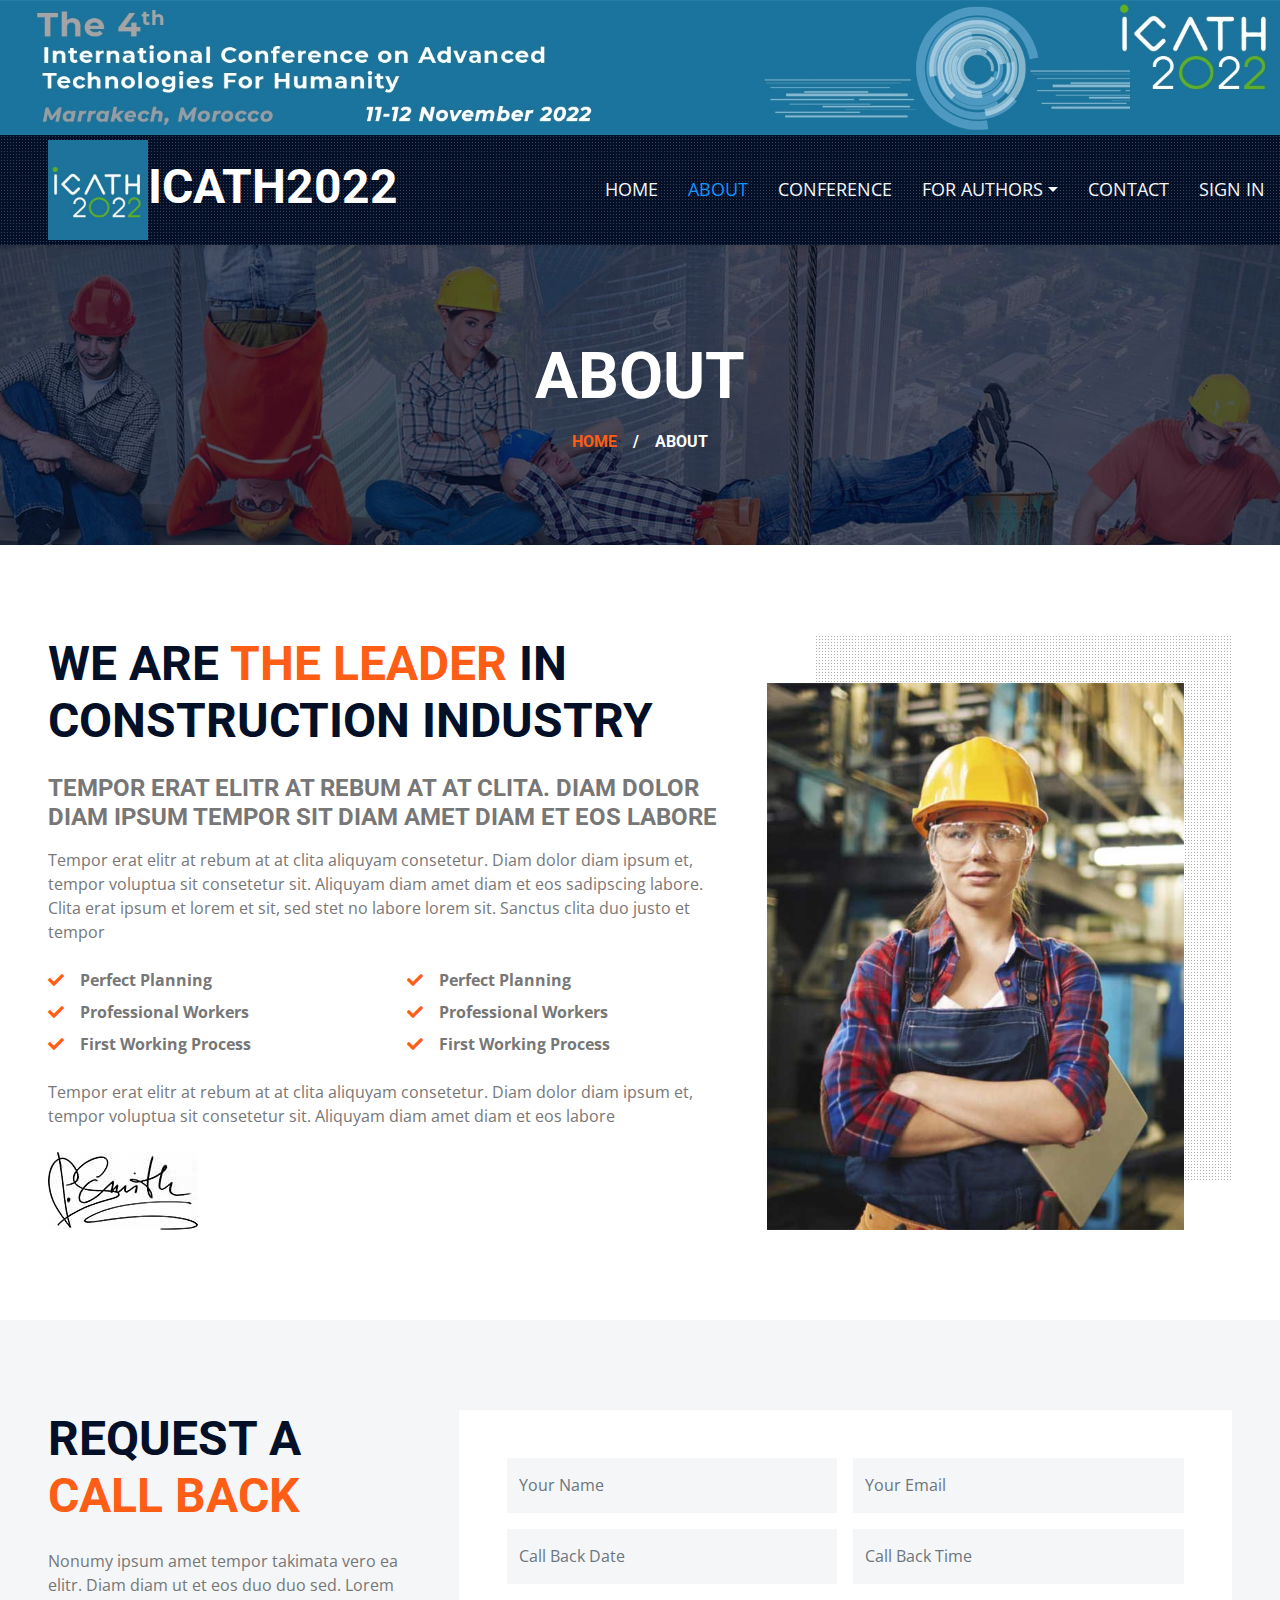
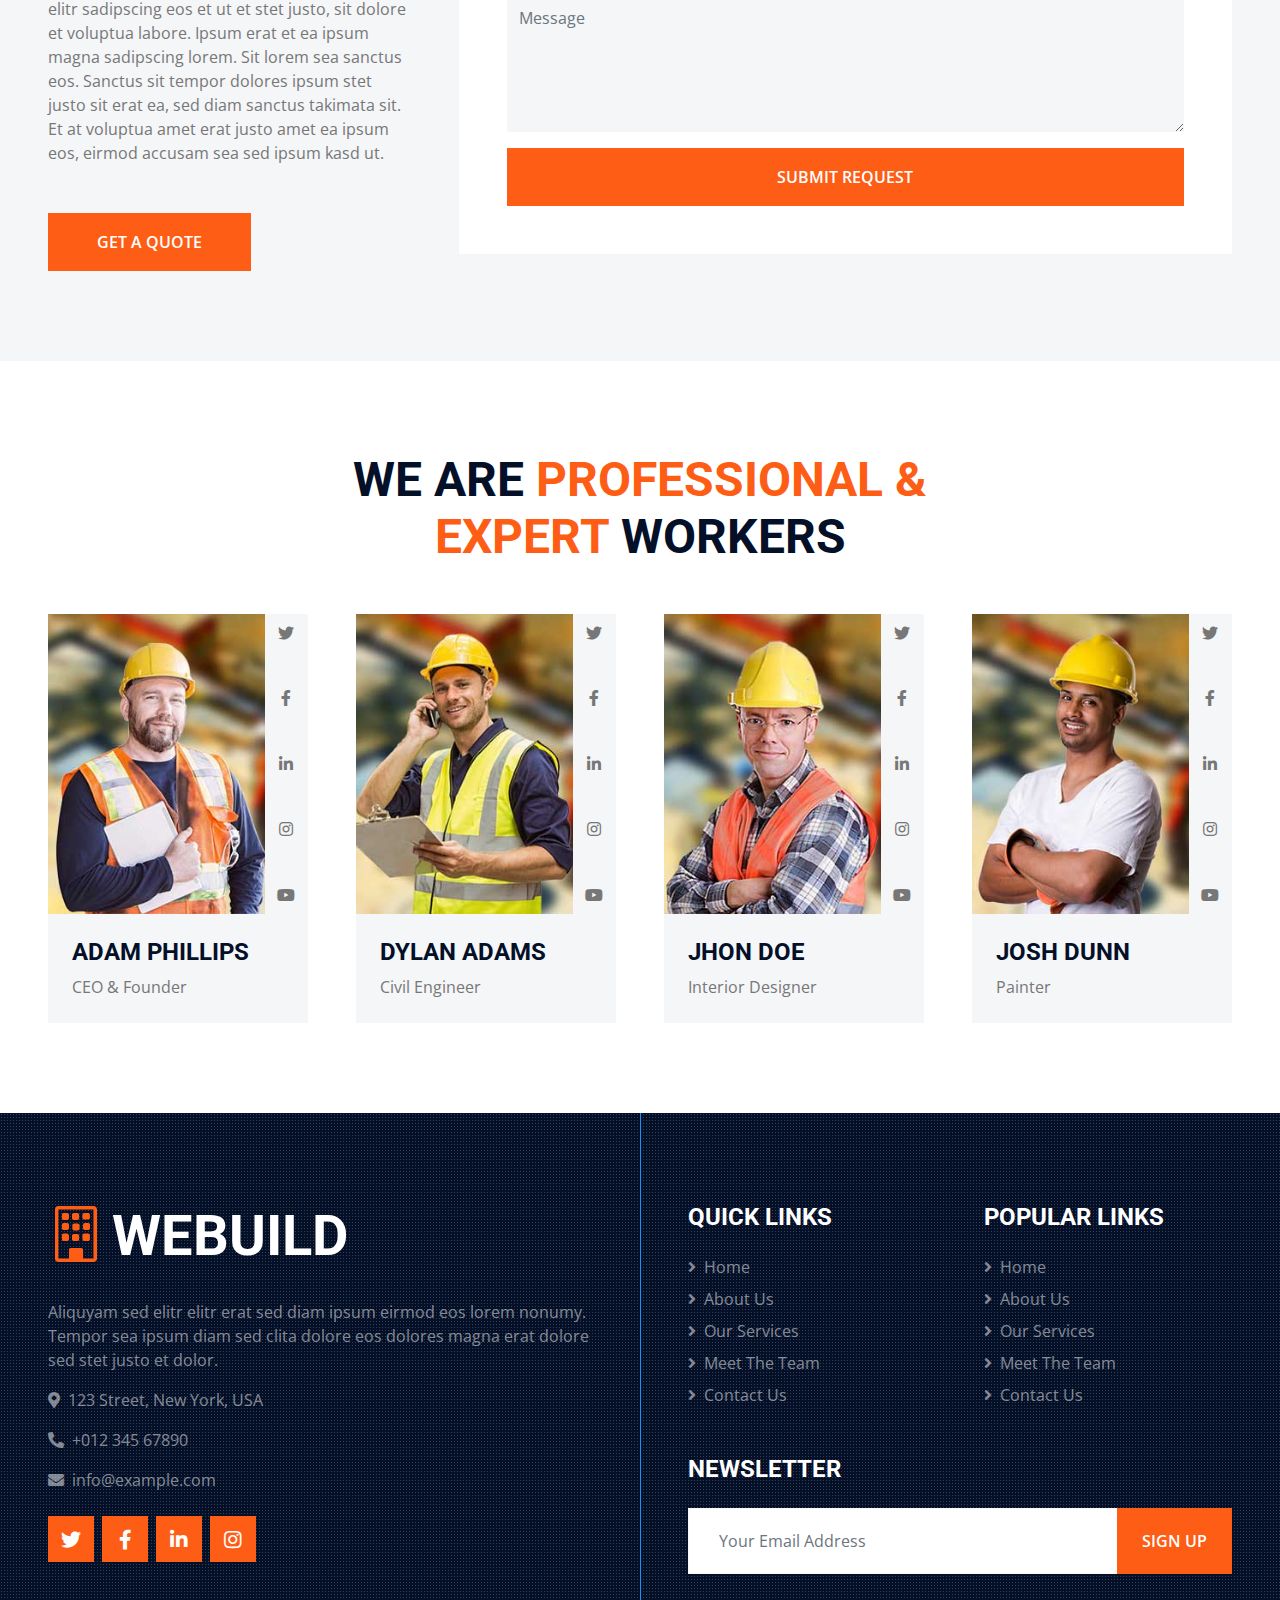
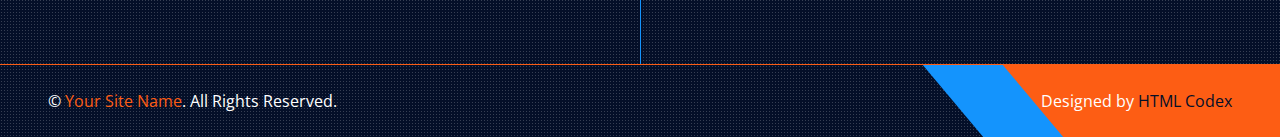
<file: adjustment_example_website/about.html>
<!DOCTYPE html>
<html lang="en">

<head>
    <meta charset="utf-8">
    <title>WEBUILD -  Construction Company Website Template Free</title>
    <meta content="width=device-width, initial-scale=1.0" name="viewport">
    <meta content="Free HTML Templates" name="keywords">
    <meta content="Free HTML Templates" name="description">

    <!-- Favicon -->
    <link href="img/icon.ico" rel="icon">

    <!-- Google Web Fonts -->
    <link rel="preconnect" href="https://fonts.gstatic.com">
    <link href="https://fonts.googleapis.com/css2?family=Open+Sans:wght@400;600&family=Roboto:wght@500;700&display=swap" rel="stylesheet"> 

    <!-- Icon Font Stylesheet -->
    <link href="https://cdnjs.cloudflare.com/ajax/libs/font-awesome/5.15.0/css/all.min.css" rel="stylesheet">
    <link href="https://cdn.jsdelivr.net/npm/bootstrap-icons@1.4.1/font/bootstrap-icons.css" rel="stylesheet">

    <!-- Libraries Stylesheet -->
    <link href="lib/owlcarousel/assets/owl.carousel.min.css" rel="stylesheet">
    <link href="lib/tempusdominus/css/tempusdominus-bootstrap-4.min.css" rel="stylesheet" />
    <link href="lib/lightbox/css/lightbox.min.css" rel="stylesheet">

    <!-- Customized Bootstrap Stylesheet -->
    <link href="css/bootstrap.min.css" rel="stylesheet">

    <!-- Template Stylesheet -->
    <link href="css/style.css" rel="stylesheet">

</head>

<body>
    <!-- Banner Start -->
    <div class="container-fluid p-0">
        <div class="row">
            <img src="img/icath_banner.webp" alt="ITAC_banner"/>
        </div>
    </div>
    <!-- Banner End -->

    <!-- Navbar Start -->
    <div class="container-fluid sticky-top bg-dark bg-light-radial shadow-sm px-5 pe-lg-0" id="navbar">
        <nav class="navbar navbar-expand-lg bg-dark bg-light-radial navbar-dark py-3 py-lg-0">
            <a href="index.html" class="navbar-brand">
                <h1 class="m-0 display-5 text-uppercase text-white"><img src="img/ICATH_logo.jpg" alt="ITAC_image" width="100" height="100"/>ICATH2022</h1>
            </a>
            <button class="navbar-toggler" type="button" data-bs-toggle="collapse" data-bs-target="#navbarCollapse">
                <span class="navbar-toggler-icon"></span>
            </button>
            <div class="collapse navbar-collapse" id="navbarCollapse">
                <div class="navbar-nav ms-auto py-0 px-0">
                    <a href="index.html" class="nav-item nav-link">Home</a>
                    <a href="about.html" class="nav-item nav-link active">About</a>
                    <a href="conference.html" class="nav-item nav-link">Conference</a>
                    <div class="nav-item dropdown">
                        <a href="#" class="nav-link dropdown-toggle" data-bs-toggle="dropdown">For Authors</a>
                        <div class="dropdown-menu m-0 bg-dark bg-light-radial">
                            <a href="topic.html" class="dropdown-item text-white">Topics</a>
                            <a href="author_guidelines.html" class="dropdown-item text-white">Author Guidelines</a>
                            <a href="papers_and_posters.html" class="dropdown-item text-white">Confirmed Papers & Posters</a>
                            <a href="deadlines.html" class="dropdown-item text-white">Deadlines</a>
                            <a href="registration.html" class="dropdown-item text-white">Register</a>
                        </div>
                    </div>
                    <a href="contact.html" class="nav-item nav-link">Contact</a>
                    <a href="registration.html" class="nav-item nav-link">Sign in</a>
                </div>
            </div>
        </nav>
    </div>
    <!-- Navbar End -->

    <!-- Page Header Start -->
    <div class="container-fluid page-header">
        <h1 class="display-3 text-uppercase text-white mb-3">About</h1>
        <div class="d-inline-flex text-white">
            <h6 class="text-uppercase m-0"><a href="">Home</a></h6>
            <h6 class="text-white m-0 px-3">/</h6>
            <h6 class="text-uppercase text-white m-0">About</h6>
        </div>
    </div>
    <!-- Page Header Start -->


    <!-- About Start -->
    <div class="container-fluid py-6 px-5">
        <div class="row g-5">
            <div class="col-lg-7">
                <h1 class="display-5 text-uppercase mb-4">We are <span class="text-primary">the Leader</span> in Construction Industry</h1>
                <h4 class="text-uppercase mb-3 text-body">Tempor erat elitr at rebum at at clita. Diam dolor diam ipsum tempor sit diam amet diam et eos labore</h4>
                <p>Tempor erat elitr at rebum at at clita aliquyam consetetur. Diam dolor diam ipsum et, tempor voluptua sit consetetur sit. Aliquyam diam amet diam et eos sadipscing labore. Clita erat ipsum et lorem et sit, sed stet no labore lorem sit. Sanctus clita duo justo et tempor</p>
                <div class="row gx-5 py-2">
                    <div class="col-sm-6 mb-2">
                        <p class="fw-bold mb-2"><i class="fa fa-check text-primary me-3"></i>Perfect Planning</p>
                        <p class="fw-bold mb-2"><i class="fa fa-check text-primary me-3"></i>Professional Workers</p>
                        <p class="fw-bold mb-2"><i class="fa fa-check text-primary me-3"></i>First Working Process</p>
                    </div>
                    <div class="col-sm-6 mb-2">
                        <p class="fw-bold mb-2"><i class="fa fa-check text-primary me-3"></i>Perfect Planning</p>
                        <p class="fw-bold mb-2"><i class="fa fa-check text-primary me-3"></i>Professional Workers</p>
                        <p class="fw-bold mb-2"><i class="fa fa-check text-primary me-3"></i>First Working Process</p>
                    </div>
                </div>
                <p class="mb-4">Tempor erat elitr at rebum at at clita aliquyam consetetur. Diam dolor diam ipsum et, tempor voluptua sit consetetur sit. Aliquyam diam amet diam et eos labore</p>
                <img src="img/signature.jpg" alt="">
            </div>
            <div class="col-lg-5 pb-5" style="min-height: 400px;">
                <div class="position-relative bg-dark-radial h-100 ms-5">
                    <img class="position-absolute w-100 h-100 mt-5 ms-n5" src="img/about.jpg" style="object-fit: cover;">
                </div>
            </div>
        </div>
    </div>
    <!-- About End -->


    <!-- Appointment Start -->
    <div class="container-fluid bg-light py-6 px-5">
            <div class="row gx-5">
                <div class="col-lg-4 mb-5 mb-lg-0">
                    <div class="mb-4">
                        <h1 class="display-5 text-uppercase mb-4">Request A <span class="text-primary">Call Back</span></h1>
                    </div>
                    <p class="mb-5">Nonumy ipsum amet tempor takimata vero ea elitr. Diam diam ut et eos duo duo sed. Lorem elitr sadipscing eos et ut et stet justo, sit dolore et voluptua labore. Ipsum erat et ea ipsum magna sadipscing lorem. Sit lorem sea sanctus eos. Sanctus sit tempor dolores ipsum stet justo sit erat ea, sed diam sanctus takimata sit. Et at voluptua amet erat justo amet ea ipsum eos, eirmod accusam sea sed ipsum kasd ut.</p>
                    <a class="btn btn-primary py-3 px-5" href="">Get A Quote</a>
                </div>
                <div class="col-lg-8">
                    <div class="bg-white text-center p-5">
                        <form>
                            <div class="row g-3">
                                <div class="col-12 col-sm-6">
                                    <input type="text" class="form-control bg-light border-0" placeholder="Your Name" style="height: 55px;">
                                </div>
                                <div class="col-12 col-sm-6">
                                    <input type="email" class="form-control bg-light border-0" placeholder="Your Email" style="height: 55px;">
                                </div>
                                <div class="col-12 col-sm-6">
                                    <div class="date" id="date" data-target-input="nearest">
                                        <input type="text"
                                            class="form-control bg-light border-0 datetimepicker-input"
                                            placeholder="Call Back Date" data-target="#date" data-toggle="datetimepicker" style="height: 55px;">
                                    </div>
                                </div>
                                <div class="col-12 col-sm-6">
                                    <div class="time" id="time" data-target-input="nearest">
                                        <input type="text"
                                            class="form-control bg-light border-0 datetimepicker-input"
                                            placeholder="Call Back Time" data-target="#time" data-toggle="datetimepicker" style="height: 55px;">
                                    </div>
                                </div>
                                <div class="col-12">
                                    <textarea class="form-control bg-light border-0" rows="5" placeholder="Message"></textarea>
                                </div>
                                <div class="col-12">
                                    <button class="btn btn-primary w-100 py-3" type="submit">Submit Request</button>
                                </div>
                            </div>
                        </form>
                    </div>
                </div>
            </div>
    </div>
    <!-- Appointment End -->


    <!-- Team Start -->
    <div class="container-fluid py-6 px-5">
        <div class="text-center mx-auto mb-5" style="max-width: 600px;">
            <h1 class="display-5 text-uppercase mb-4">We Are <span class="text-primary">Professional & Expert</span> Workers</h1>
        </div>
        <div class="row g-5">
            <div class="col-xl-3 col-lg-4 col-md-6">
                <div class="row g-0">
                    <div class="col-10" style="min-height: 300px;">
                        <div class="position-relative h-100">
                            <img class="position-absolute w-100 h-100" src="img/team-1.jpg" style="object-fit: cover;">
                        </div>
                    </div>
                    <div class="col-2">
                        <div class="h-100 d-flex flex-column align-items-center justify-content-between bg-light">
                            <a class="btn" href="#"><i class="fab fa-twitter"></i></a>
                            <a class="btn" href="#"><i class="fab fa-facebook-f"></i></a>
                            <a class="btn" href="#"><i class="fab fa-linkedin-in"></i></a>
                            <a class="btn" href="#"><i class="fab fa-instagram"></i></a>
                            <a class="btn" href="#"><i class="fab fa-youtube"></i></a>
                        </div>
                    </div>
                    <div class="col-12">
                        <div class="bg-light p-4">
                            <h4 class="text-uppercase">Adam Phillips</h4>
                            <span>CEO & Founder</span>
                        </div>
                    </div>
                </div>
            </div>
            <div class="col-xl-3 col-lg-4 col-md-6">
                <div class="row g-0">
                    <div class="col-10" style="min-height: 300px;">
                        <div class="position-relative h-100">
                            <img class="position-absolute w-100 h-100" src="img/team-2.jpg" style="object-fit: cover;">
                        </div>
                    </div>
                    <div class="col-2">
                        <div class="h-100 d-flex flex-column align-items-center justify-content-between bg-light">
                            <a class="btn" href="#"><i class="fab fa-twitter"></i></a>
                            <a class="btn" href="#"><i class="fab fa-facebook-f"></i></a>
                            <a class="btn" href="#"><i class="fab fa-linkedin-in"></i></a>
                            <a class="btn" href="#"><i class="fab fa-instagram"></i></a>
                            <a class="btn" href="#"><i class="fab fa-youtube"></i></a>
                        </div>
                    </div>
                    <div class="col-12">
                        <div class="bg-light p-4">
                            <h4 class="text-uppercase">Dylan Adams</h4>
                            <span>Civil Engineer</span>
                        </div>
                    </div>
                </div>
            </div>
            <div class="col-xl-3 col-lg-4 col-md-6">
                <div class="row g-0">
                    <div class="col-10" style="min-height: 300px;">
                        <div class="position-relative h-100">
                            <img class="position-absolute w-100 h-100" src="img/team-3.jpg" style="object-fit: cover;">
                        </div>
                    </div>
                    <div class="col-2">
                        <div class="h-100 d-flex flex-column align-items-center justify-content-between bg-light">
                            <a class="btn" href="#"><i class="fab fa-twitter"></i></a>
                            <a class="btn" href="#"><i class="fab fa-facebook-f"></i></a>
                            <a class="btn" href="#"><i class="fab fa-linkedin-in"></i></a>
                            <a class="btn" href="#"><i class="fab fa-instagram"></i></a>
                            <a class="btn" href="#"><i class="fab fa-youtube"></i></a>
                        </div>
                    </div>
                    <div class="col-12">
                        <div class="bg-light p-4">
                            <h4 class="text-uppercase">Jhon Doe</h4>
                            <span>Interior Designer</span>
                        </div>
                    </div>
                </div>
            </div>
            <div class="col-xl-3 col-lg-4 col-md-6">
                <div class="row g-0">
                    <div class="col-10" style="min-height: 300px;">
                        <div class="position-relative h-100">
                            <img class="position-absolute w-100 h-100" src="img/team-4.jpg" style="object-fit: cover;">
                        </div>
                    </div>
                    <div class="col-2">
                        <div class="h-100 d-flex flex-column align-items-center justify-content-between bg-light">
                            <a class="btn" href="#"><i class="fab fa-twitter"></i></a>
                            <a class="btn" href="#"><i class="fab fa-facebook-f"></i></a>
                            <a class="btn" href="#"><i class="fab fa-linkedin-in"></i></a>
                            <a class="btn" href="#"><i class="fab fa-instagram"></i></a>
                            <a class="btn" href="#"><i class="fab fa-youtube"></i></a>
                        </div>
                    </div>
                    <div class="col-12">
                        <div class="bg-light p-4">
                            <h4 class="text-uppercase">Josh Dunn</h4>
                            <span>Painter</span>
                        </div>
                    </div>
                </div>
            </div>
        </div>
    </div>
    <!-- Team End -->
    

    <!-- Footer Start -->
    <div class="footer container-fluid position-relative bg-dark bg-light-radial text-white-50 py-6 px-5">
        <div class="row g-5">
            <div class="col-lg-6 pe-lg-5">
                <a href="index.html" class="navbar-brand">
                    <h1 class="m-0 display-4 text-uppercase text-white"><i class="bi bi-building text-primary me-2"></i>WEBUILD</h1>
                </a>
                <p>Aliquyam sed elitr elitr erat sed diam ipsum eirmod eos lorem nonumy. Tempor sea ipsum diam  sed clita dolore eos dolores magna erat dolore sed stet justo et dolor.</p>
                <p><i class="fa fa-map-marker-alt me-2"></i>123 Street, New York, USA</p>
                <p><i class="fa fa-phone-alt me-2"></i>+012 345 67890</p>
                <p><i class="fa fa-envelope me-2"></i>info@example.com</p>
                <div class="d-flex justify-content-start mt-4">
                    <a class="btn btn-lg btn-primary btn-lg-square rounded-0 me-2" href="#"><i class="fab fa-twitter"></i></a>
                    <a class="btn btn-lg btn-primary btn-lg-square rounded-0 me-2" href="#"><i class="fab fa-facebook-f"></i></a>
                    <a class="btn btn-lg btn-primary btn-lg-square rounded-0 me-2" href="#"><i class="fab fa-linkedin-in"></i></a>
                    <a class="btn btn-lg btn-primary btn-lg-square rounded-0" href="#"><i class="fab fa-instagram"></i></a>
                </div>
            </div>
            <div class="col-lg-6 ps-lg-5">
                <div class="row g-5">
                    <div class="col-sm-6">
                        <h4 class="text-white text-uppercase mb-4">Quick Links</h4>
                        <div class="d-flex flex-column justify-content-start">
                            <a class="text-white-50 mb-2" href="#"><i class="fa fa-angle-right me-2"></i>Home</a>
                            <a class="text-white-50 mb-2" href="#"><i class="fa fa-angle-right me-2"></i>About Us</a>
                            <a class="text-white-50 mb-2" href="#"><i class="fa fa-angle-right me-2"></i>Our Services</a>
                            <a class="text-white-50 mb-2" href="#"><i class="fa fa-angle-right me-2"></i>Meet The Team</a>
                            <a class="text-white-50" href="#"><i class="fa fa-angle-right me-2"></i>Contact Us</a>
                        </div>
                    </div>
                    <div class="col-sm-6">
                        <h4 class="text-white text-uppercase mb-4">Popular Links</h4>
                        <div class="d-flex flex-column justify-content-start">
                            <a class="text-white-50 mb-2" href="#"><i class="fa fa-angle-right me-2"></i>Home</a>
                            <a class="text-white-50 mb-2" href="#"><i class="fa fa-angle-right me-2"></i>About Us</a>
                            <a class="text-white-50 mb-2" href="#"><i class="fa fa-angle-right me-2"></i>Our Services</a>
                            <a class="text-white-50 mb-2" href="#"><i class="fa fa-angle-right me-2"></i>Meet The Team</a>
                            <a class="text-white-50" href="#"><i class="fa fa-angle-right me-2"></i>Contact Us</a>
                        </div>
                    </div>
                    <div class="col-sm-12">
                        <h4 class="text-white text-uppercase mb-4">Newsletter</h4>
                        <div class="w-100">
                            <div class="input-group">
                                <input type="text" class="form-control border-light" style="padding: 20px 30px;" placeholder="Your Email Address"><button class="btn btn-primary px-4">Sign Up</button>
                            </div>
                        </div>
                    </div>
                </div>
            </div>
        </div>
    </div>
    <div class="container-fluid bg-dark bg-light-radial text-white border-top border-primary px-0">
        <div class="d-flex flex-column flex-md-row justify-content-between">
            <div class="py-4 px-5 text-center text-md-start">
                <p class="mb-0">&copy; <a class="text-primary" href="#">Your Site Name</a>. All Rights Reserved.</p>
            </div>
            <div class="py-4 px-5 bg-primary footer-shape position-relative text-center text-md-end">
                <p class="mb-0">Designed by <a class="text-dark" href="https://htmlcodex.com">HTML Codex</a></p>
            </div>
        </div>
    </div>
    <!-- Footer End -->


    <!-- Back to Top -->
    <a href="#" class="btn btn-lg btn-primary btn-lg-square back-to-top"><i class="bi bi-arrow-up"></i></a>


    <!-- JavaScript Libraries -->
    <script src="https://code.jquery.com/jquery-3.4.1.min.js"></script>
    <script src="https://cdn.jsdelivr.net/npm/bootstrap@5.0.0/dist/js/bootstrap.bundle.min.js"></script>
    <script src="lib/easing/easing.min.js"></script>
    <script src="lib/waypoints/waypoints.min.js"></script>
    <script src="lib/owlcarousel/owl.carousel.min.js"></script>
    <script src="lib/tempusdominus/js/moment.min.js"></script>
    <script src="lib/tempusdominus/js/moment-timezone.min.js"></script>
    <script src="lib/tempusdominus/js/tempusdominus-bootstrap-4.min.js"></script>
    <script src="lib/isotope/isotope.pkgd.min.js"></script>
    <script src="lib/lightbox/js/lightbox.min.js"></script>

    <!-- Template Javascript -->
    <script src="js/main.js"></script>
</body>

</html>
</file>
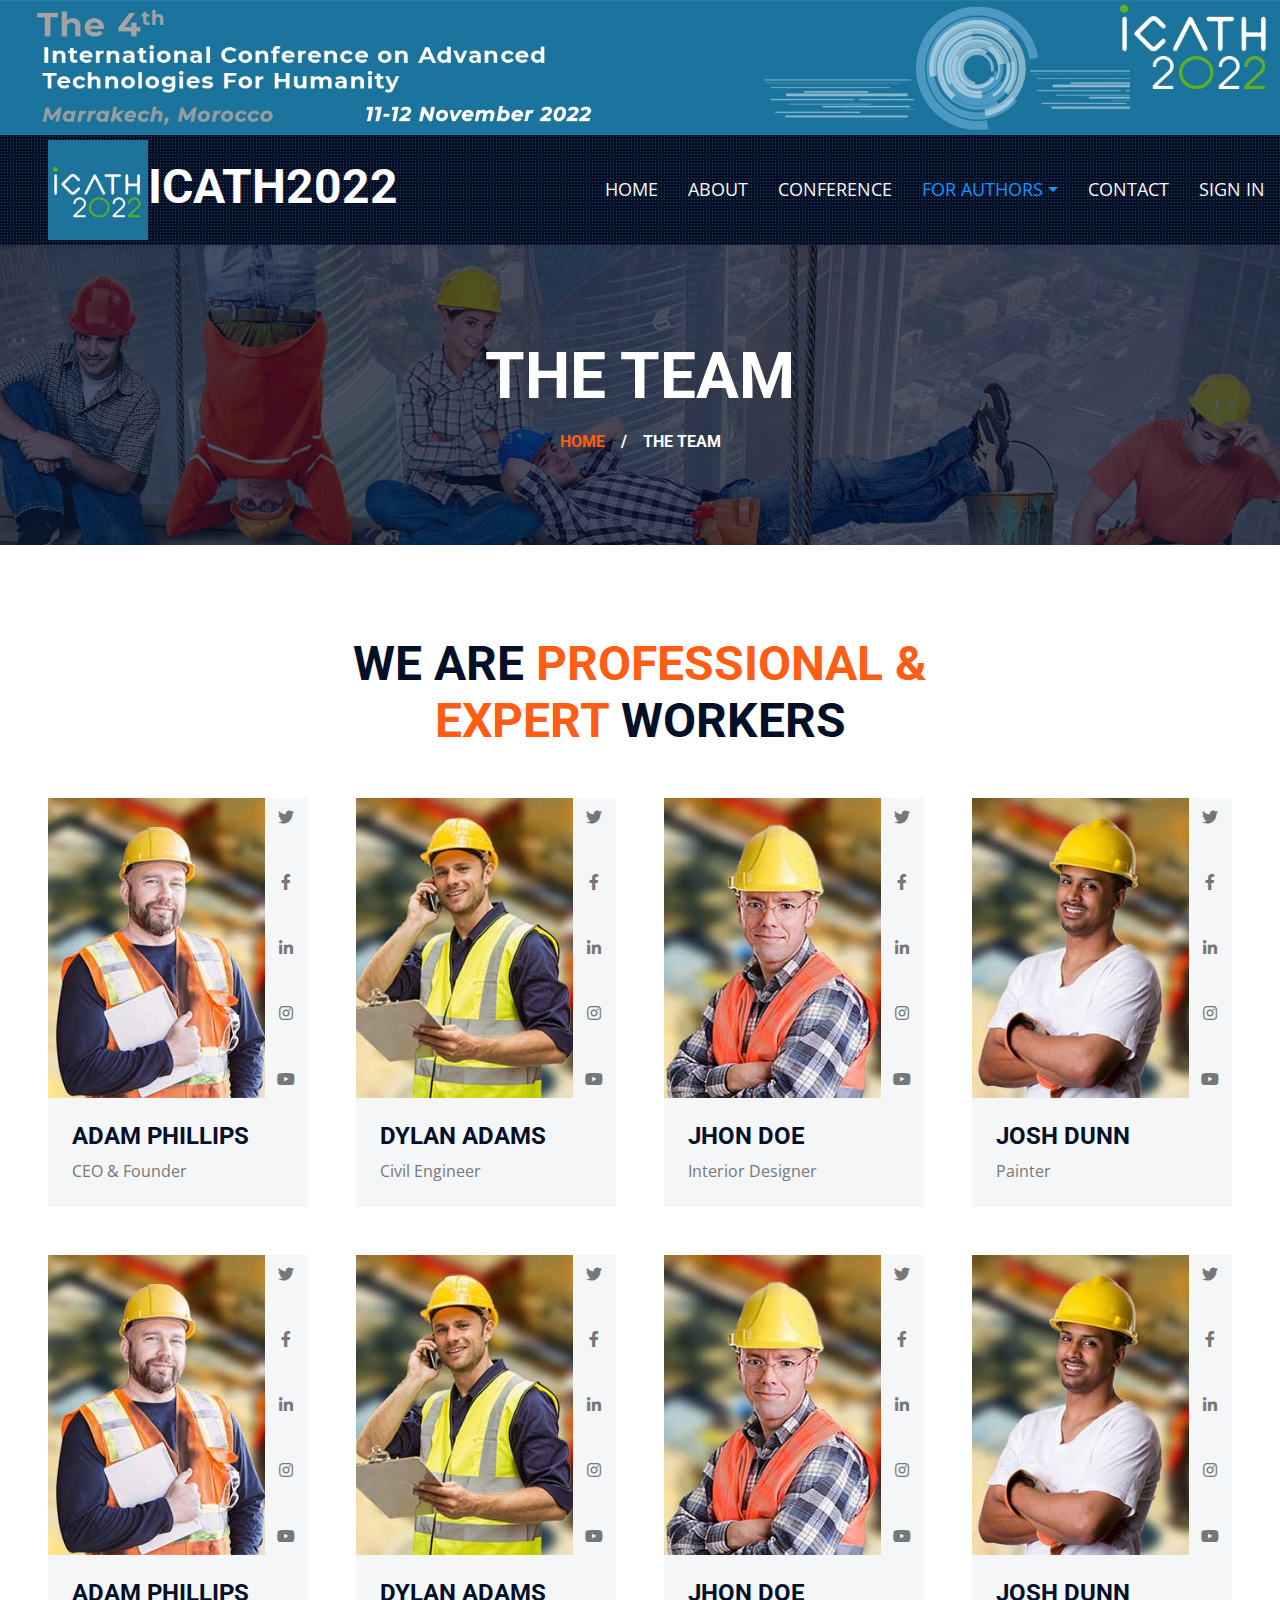
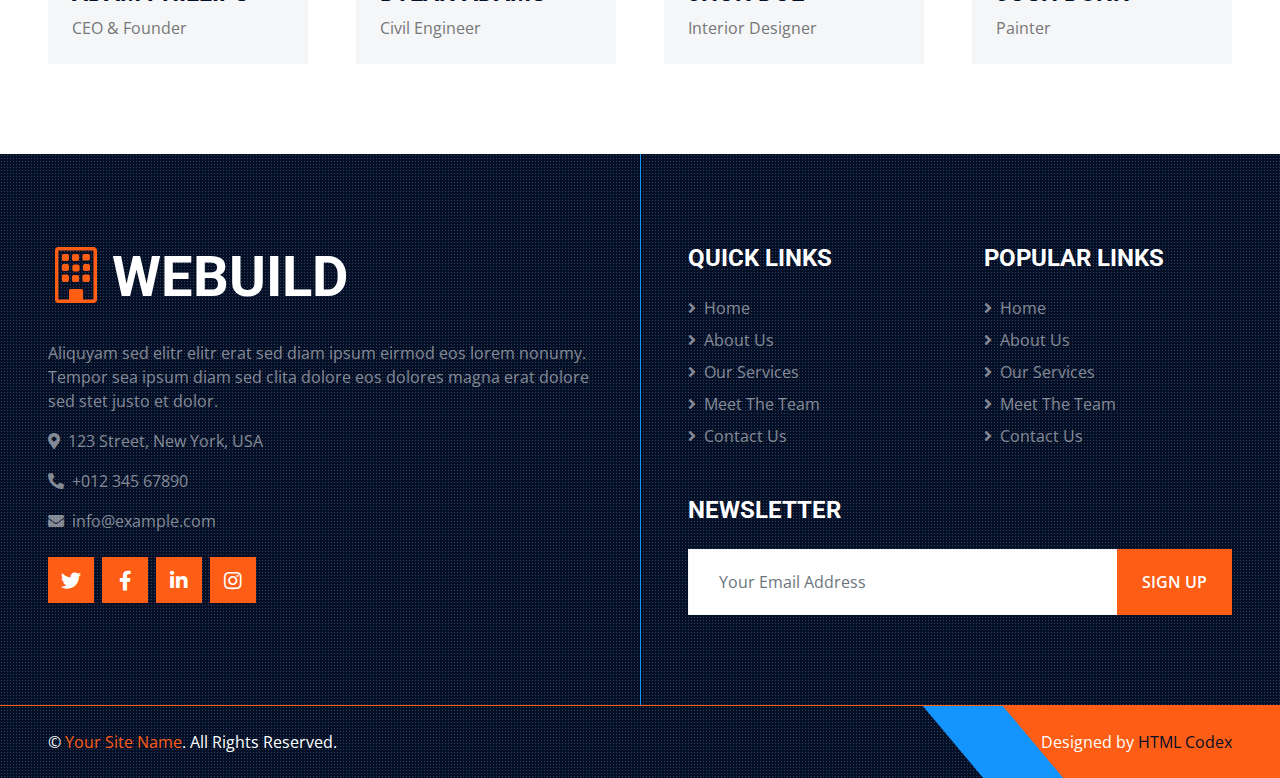
<file: adjustment_example_website/author_guidelines.html>
<!DOCTYPE html>
<html lang="en">

<head>
    <meta charset="utf-8">
    <title>WEBUILD -  Construction Company Website Template Free</title>
    <meta content="width=device-width, initial-scale=1.0" name="viewport">
    <meta content="Free HTML Templates" name="keywords">
    <meta content="Free HTML Templates" name="description">

    <!-- Favicon -->
    <link href="img/icon.ico" rel="icon">

    <!-- Google Web Fonts -->
    <link rel="preconnect" href="https://fonts.gstatic.com">
    <link href="https://fonts.googleapis.com/css2?family=Open+Sans:wght@400;600&family=Roboto:wght@500;700&display=swap" rel="stylesheet"> 

    <!-- Icon Font Stylesheet -->
    <link href="https://cdnjs.cloudflare.com/ajax/libs/font-awesome/5.15.0/css/all.min.css" rel="stylesheet">
    <link href="https://cdn.jsdelivr.net/npm/bootstrap-icons@1.4.1/font/bootstrap-icons.css" rel="stylesheet">

    <!-- Libraries Stylesheet -->
    <link href="lib/owlcarousel/assets/owl.carousel.min.css" rel="stylesheet">
    <link href="lib/tempusdominus/css/tempusdominus-bootstrap-4.min.css" rel="stylesheet" />
    <link href="lib/lightbox/css/lightbox.min.css" rel="stylesheet">

    <!-- Customized Bootstrap Stylesheet -->
    <link href="css/bootstrap.min.css" rel="stylesheet">

    <!-- Template Stylesheet -->
    <link href="css/style.css" rel="stylesheet">

</head>

<body>
    <!-- Banner Start -->
    <div class="container-fluid p-0">
        <div class="row">
            <img src="img/icath_banner.webp" alt="ITAC_banner"/>
        </div>
    </div>
    <!-- Banner End -->

    <!-- Navbar Start -->
    <div class="container-fluid sticky-top bg-dark bg-light-radial shadow-sm px-5 pe-lg-0" id="navbar">
        <nav class="navbar navbar-expand-lg bg-dark bg-light-radial navbar-dark py-3 py-lg-0">
            <a href="index.html" class="navbar-brand">
                <h1 class="m-0 display-5 text-uppercase text-white"><img src="img/ICATH_logo.jpg" alt="ITAC_image" width="100" height="100"/>ICATH2022</h1>
            </a>
            <button class="navbar-toggler" type="button" data-bs-toggle="collapse" data-bs-target="#navbarCollapse">
                <span class="navbar-toggler-icon"></span>
            </button>
            <div class="collapse navbar-collapse" id="navbarCollapse">
                <div class="navbar-nav ms-auto py-0 px-0">
                    <a href="index.html" class="nav-item nav-link">Home</a>
                    <a href="about.html" class="nav-item nav-link">About</a>
                    <a href="conference.html" class="nav-item nav-link">Conference</a>
                    <div class="nav-item dropdown">
                        <a href="#" class="nav-link dropdown-toggle active" data-bs-toggle="dropdown">For Authors</a>
                        <div class="dropdown-menu m-0 bg-dark bg-light-radial">
                            <a href="topic.html" class="dropdown-item text-white">Topics</a>
                            <a href="author_guidelines.html" class="dropdown-item text-white">Author Guidelines</a>
                            <a href="papers_and_posters.html" class="dropdown-item text-white">Confirmed Papers & Posters</a>
                            <a href="deadlines.html" class="dropdown-item text-white">Deadlines</a>
                            <a href="registration.html" class="dropdown-item text-white">Register</a>
                        </div>
                    </div>
                    <a href="contact.html" class="nav-item nav-link">Contact</a>
                    <a href="sign_in.html" class="nav-item nav-link">Sign in</a>
                </div>
            </div>
        </nav>
    </div>
    <!-- Navbar End -->

    <!-- Page Header Start -->
    <div class="container-fluid page-header">
        <h1 class="display-3 text-uppercase text-white mb-3">The Team</h1>
        <div class="d-inline-flex text-white">
            <h6 class="text-uppercase m-0"><a href="">Home</a></h6>
            <h6 class="text-white m-0 px-3">/</h6>
            <h6 class="text-uppercase text-white m-0">The Team</h6>
        </div>
    </div>
    <!-- Page Header Start -->


    <!-- Team Start -->
    <div class="container-fluid py-6 px-5">
        <div class="text-center mx-auto mb-5" style="max-width: 600px;">
            <h1 class="display-5 text-uppercase mb-4">We Are <span class="text-primary">Professional & Expert</span> Workers</h1>
        </div>
        <div class="row g-5">
            <div class="col-xl-3 col-lg-4 col-md-6">
                <div class="row g-0">
                    <div class="col-10" style="min-height: 300px;">
                        <div class="position-relative h-100">
                            <img class="position-absolute w-100 h-100" src="img/team-1.jpg" style="object-fit: cover;">
                        </div>
                    </div>
                    <div class="col-2">
                        <div class="h-100 d-flex flex-column align-items-center justify-content-between bg-light">
                            <a class="btn" href="#"><i class="fab fa-twitter"></i></a>
                            <a class="btn" href="#"><i class="fab fa-facebook-f"></i></a>
                            <a class="btn" href="#"><i class="fab fa-linkedin-in"></i></a>
                            <a class="btn" href="#"><i class="fab fa-instagram"></i></a>
                            <a class="btn" href="#"><i class="fab fa-youtube"></i></a>
                        </div>
                    </div>
                    <div class="col-12">
                        <div class="bg-light p-4">
                            <h4 class="text-uppercase">Adam Phillips</h4>
                            <span>CEO & Founder</span>
                        </div>
                    </div>
                </div>
            </div>
            <div class="col-xl-3 col-lg-4 col-md-6">
                <div class="row g-0">
                    <div class="col-10" style="min-height: 300px;">
                        <div class="position-relative h-100">
                            <img class="position-absolute w-100 h-100" src="img/team-2.jpg" style="object-fit: cover;">
                        </div>
                    </div>
                    <div class="col-2">
                        <div class="h-100 d-flex flex-column align-items-center justify-content-between bg-light">
                            <a class="btn" href="#"><i class="fab fa-twitter"></i></a>
                            <a class="btn" href="#"><i class="fab fa-facebook-f"></i></a>
                            <a class="btn" href="#"><i class="fab fa-linkedin-in"></i></a>
                            <a class="btn" href="#"><i class="fab fa-instagram"></i></a>
                            <a class="btn" href="#"><i class="fab fa-youtube"></i></a>
                        </div>
                    </div>
                    <div class="col-12">
                        <div class="bg-light p-4">
                            <h4 class="text-uppercase">Dylan Adams</h4>
                            <span>Civil Engineer</span>
                        </div>
                    </div>
                </div>
            </div>
            <div class="col-xl-3 col-lg-4 col-md-6">
                <div class="row g-0">
                    <div class="col-10" style="min-height: 300px;">
                        <div class="position-relative h-100">
                            <img class="position-absolute w-100 h-100" src="img/team-3.jpg" style="object-fit: cover;">
                        </div>
                    </div>
                    <div class="col-2">
                        <div class="h-100 d-flex flex-column align-items-center justify-content-between bg-light">
                            <a class="btn" href="#"><i class="fab fa-twitter"></i></a>
                            <a class="btn" href="#"><i class="fab fa-facebook-f"></i></a>
                            <a class="btn" href="#"><i class="fab fa-linkedin-in"></i></a>
                            <a class="btn" href="#"><i class="fab fa-instagram"></i></a>
                            <a class="btn" href="#"><i class="fab fa-youtube"></i></a>
                        </div>
                    </div>
                    <div class="col-12">
                        <div class="bg-light p-4">
                            <h4 class="text-uppercase">Jhon Doe</h4>
                            <span>Interior Designer</span>
                        </div>
                    </div>
                </div>
            </div>
            <div class="col-xl-3 col-lg-4 col-md-6">
                <div class="row g-0">
                    <div class="col-10" style="min-height: 300px;">
                        <div class="position-relative h-100">
                            <img class="position-absolute w-100 h-100" src="img/team-4.jpg" style="object-fit: cover;">
                        </div>
                    </div>
                    <div class="col-2">
                        <div class="h-100 d-flex flex-column align-items-center justify-content-between bg-light">
                            <a class="btn" href="#"><i class="fab fa-twitter"></i></a>
                            <a class="btn" href="#"><i class="fab fa-facebook-f"></i></a>
                            <a class="btn" href="#"><i class="fab fa-linkedin-in"></i></a>
                            <a class="btn" href="#"><i class="fab fa-instagram"></i></a>
                            <a class="btn" href="#"><i class="fab fa-youtube"></i></a>
                        </div>
                    </div>
                    <div class="col-12">
                        <div class="bg-light p-4">
                            <h4 class="text-uppercase">Josh Dunn</h4>
                            <span>Painter</span>
                        </div>
                    </div>
                </div>
            </div>
            <div class="col-xl-3 col-lg-4 col-md-6">
                <div class="row g-0">
                    <div class="col-10" style="min-height: 300px;">
                        <div class="position-relative h-100">
                            <img class="position-absolute w-100 h-100" src="img/team-1.jpg" style="object-fit: cover;">
                        </div>
                    </div>
                    <div class="col-2">
                        <div class="h-100 d-flex flex-column align-items-center justify-content-between bg-light">
                            <a class="btn" href="#"><i class="fab fa-twitter"></i></a>
                            <a class="btn" href="#"><i class="fab fa-facebook-f"></i></a>
                            <a class="btn" href="#"><i class="fab fa-linkedin-in"></i></a>
                            <a class="btn" href="#"><i class="fab fa-instagram"></i></a>
                            <a class="btn" href="#"><i class="fab fa-youtube"></i></a>
                        </div>
                    </div>
                    <div class="col-12">
                        <div class="bg-light p-4">
                            <h4 class="text-uppercase">Adam Phillips</h4>
                            <span>CEO & Founder</span>
                        </div>
                    </div>
                </div>
            </div>
            <div class="col-xl-3 col-lg-4 col-md-6">
                <div class="row g-0">
                    <div class="col-10" style="min-height: 300px;">
                        <div class="position-relative h-100">
                            <img class="position-absolute w-100 h-100" src="img/team-2.jpg" style="object-fit: cover;">
                        </div>
                    </div>
                    <div class="col-2">
                        <div class="h-100 d-flex flex-column align-items-center justify-content-between bg-light">
                            <a class="btn" href="#"><i class="fab fa-twitter"></i></a>
                            <a class="btn" href="#"><i class="fab fa-facebook-f"></i></a>
                            <a class="btn" href="#"><i class="fab fa-linkedin-in"></i></a>
                            <a class="btn" href="#"><i class="fab fa-instagram"></i></a>
                            <a class="btn" href="#"><i class="fab fa-youtube"></i></a>
                        </div>
                    </div>
                    <div class="col-12">
                        <div class="bg-light p-4">
                            <h4 class="text-uppercase">Dylan Adams</h4>
                            <span>Civil Engineer</span>
                        </div>
                    </div>
                </div>
            </div>
            <div class="col-xl-3 col-lg-4 col-md-6">
                <div class="row g-0">
                    <div class="col-10" style="min-height: 300px;">
                        <div class="position-relative h-100">
                            <img class="position-absolute w-100 h-100" src="img/team-3.jpg" style="object-fit: cover;">
                        </div>
                    </div>
                    <div class="col-2">
                        <div class="h-100 d-flex flex-column align-items-center justify-content-between bg-light">
                            <a class="btn" href="#"><i class="fab fa-twitter"></i></a>
                            <a class="btn" href="#"><i class="fab fa-facebook-f"></i></a>
                            <a class="btn" href="#"><i class="fab fa-linkedin-in"></i></a>
                            <a class="btn" href="#"><i class="fab fa-instagram"></i></a>
                            <a class="btn" href="#"><i class="fab fa-youtube"></i></a>
                        </div>
                    </div>
                    <div class="col-12">
                        <div class="bg-light p-4">
                            <h4 class="text-uppercase">Jhon Doe</h4>
                            <span>Interior Designer</span>
                        </div>
                    </div>
                </div>
            </div>
            <div class="col-xl-3 col-lg-4 col-md-6">
                <div class="row g-0">
                    <div class="col-10" style="min-height: 300px;">
                        <div class="position-relative h-100">
                            <img class="position-absolute w-100 h-100" src="img/team-4.jpg" style="object-fit: cover;">
                        </div>
                    </div>
                    <div class="col-2">
                        <div class="h-100 d-flex flex-column align-items-center justify-content-between bg-light">
                            <a class="btn" href="#"><i class="fab fa-twitter"></i></a>
                            <a class="btn" href="#"><i class="fab fa-facebook-f"></i></a>
                            <a class="btn" href="#"><i class="fab fa-linkedin-in"></i></a>
                            <a class="btn" href="#"><i class="fab fa-instagram"></i></a>
                            <a class="btn" href="#"><i class="fab fa-youtube"></i></a>
                        </div>
                    </div>
                    <div class="col-12">
                        <div class="bg-light p-4">
                            <h4 class="text-uppercase">Josh Dunn</h4>
                            <span>Painter</span>
                        </div>
                    </div>
                </div>
            </div>
        </div>
    </div>
    <!-- Team End -->
    

    <!-- Footer Start -->
    <div class="footer container-fluid position-relative bg-dark bg-light-radial text-white-50 py-6 px-5">
        <div class="row g-5">
            <div class="col-lg-6 pe-lg-5">
                <a href="index.html" class="navbar-brand">
                    <h1 class="m-0 display-4 text-uppercase text-white"><i class="bi bi-building text-primary me-2"></i>WEBUILD</h1>
                </a>
                <p>Aliquyam sed elitr elitr erat sed diam ipsum eirmod eos lorem nonumy. Tempor sea ipsum diam  sed clita dolore eos dolores magna erat dolore sed stet justo et dolor.</p>
                <p><i class="fa fa-map-marker-alt me-2"></i>123 Street, New York, USA</p>
                <p><i class="fa fa-phone-alt me-2"></i>+012 345 67890</p>
                <p><i class="fa fa-envelope me-2"></i>info@example.com</p>
                <div class="d-flex justify-content-start mt-4">
                    <a class="btn btn-lg btn-primary btn-lg-square rounded-0 me-2" href="#"><i class="fab fa-twitter"></i></a>
                    <a class="btn btn-lg btn-primary btn-lg-square rounded-0 me-2" href="#"><i class="fab fa-facebook-f"></i></a>
                    <a class="btn btn-lg btn-primary btn-lg-square rounded-0 me-2" href="#"><i class="fab fa-linkedin-in"></i></a>
                    <a class="btn btn-lg btn-primary btn-lg-square rounded-0" href="#"><i class="fab fa-instagram"></i></a>
                </div>
            </div>
            <div class="col-lg-6 ps-lg-5">
                <div class="row g-5">
                    <div class="col-sm-6">
                        <h4 class="text-white text-uppercase mb-4">Quick Links</h4>
                        <div class="d-flex flex-column justify-content-start">
                            <a class="text-white-50 mb-2" href="#"><i class="fa fa-angle-right me-2"></i>Home</a>
                            <a class="text-white-50 mb-2" href="#"><i class="fa fa-angle-right me-2"></i>About Us</a>
                            <a class="text-white-50 mb-2" href="#"><i class="fa fa-angle-right me-2"></i>Our Services</a>
                            <a class="text-white-50 mb-2" href="#"><i class="fa fa-angle-right me-2"></i>Meet The Team</a>
                            <a class="text-white-50" href="#"><i class="fa fa-angle-right me-2"></i>Contact Us</a>
                        </div>
                    </div>
                    <div class="col-sm-6">
                        <h4 class="text-white text-uppercase mb-4">Popular Links</h4>
                        <div class="d-flex flex-column justify-content-start">
                            <a class="text-white-50 mb-2" href="#"><i class="fa fa-angle-right me-2"></i>Home</a>
                            <a class="text-white-50 mb-2" href="#"><i class="fa fa-angle-right me-2"></i>About Us</a>
                            <a class="text-white-50 mb-2" href="#"><i class="fa fa-angle-right me-2"></i>Our Services</a>
                            <a class="text-white-50 mb-2" href="#"><i class="fa fa-angle-right me-2"></i>Meet The Team</a>
                            <a class="text-white-50" href="#"><i class="fa fa-angle-right me-2"></i>Contact Us</a>
                        </div>
                    </div>
                    <div class="col-sm-12">
                        <h4 class="text-white text-uppercase mb-4">Newsletter</h4>
                        <div class="w-100">
                            <div class="input-group">
                                <input type="text" class="form-control border-light" style="padding: 20px 30px;" placeholder="Your Email Address"><button class="btn btn-primary px-4">Sign Up</button>
                            </div>
                        </div>
                    </div>
                </div>
            </div>
        </div>
    </div>
    <div class="container-fluid bg-dark bg-light-radial text-white border-top border-primary px-0">
        <div class="d-flex flex-column flex-md-row justify-content-between">
            <div class="py-4 px-5 text-center text-md-start">
                <p class="mb-0">&copy; <a class="text-primary" href="#">Your Site Name</a>. All Rights Reserved.</p>
            </div>
            <div class="py-4 px-5 bg-primary footer-shape position-relative text-center text-md-end">
                <p class="mb-0">Designed by <a class="text-dark" href="https://htmlcodex.com">HTML Codex</a></p>
            </div>
        </div>
    </div>
    <!-- Footer End -->


    <!-- Back to Top -->
    <a href="#" class="btn btn-lg btn-primary btn-lg-square back-to-top"><i class="bi bi-arrow-up"></i></a>


    <!-- JavaScript Libraries -->
    <script src="https://code.jquery.com/jquery-3.4.1.min.js"></script>
    <script src="https://cdn.jsdelivr.net/npm/bootstrap@5.0.0/dist/js/bootstrap.bundle.min.js"></script>
    <script src="lib/easing/easing.min.js"></script>
    <script src="lib/waypoints/waypoints.min.js"></script>
    <script src="lib/owlcarousel/owl.carousel.min.js"></script>
    <script src="lib/tempusdominus/js/moment.min.js"></script>
    <script src="lib/tempusdominus/js/moment-timezone.min.js"></script>
    <script src="lib/tempusdominus/js/tempusdominus-bootstrap-4.min.js"></script>
    <script src="lib/isotope/isotope.pkgd.min.js"></script>
    <script src="lib/lightbox/js/lightbox.min.js"></script>

    <!-- Template Javascript -->
    <script src="js/main.js"></script>
</body>

</html>
</file>
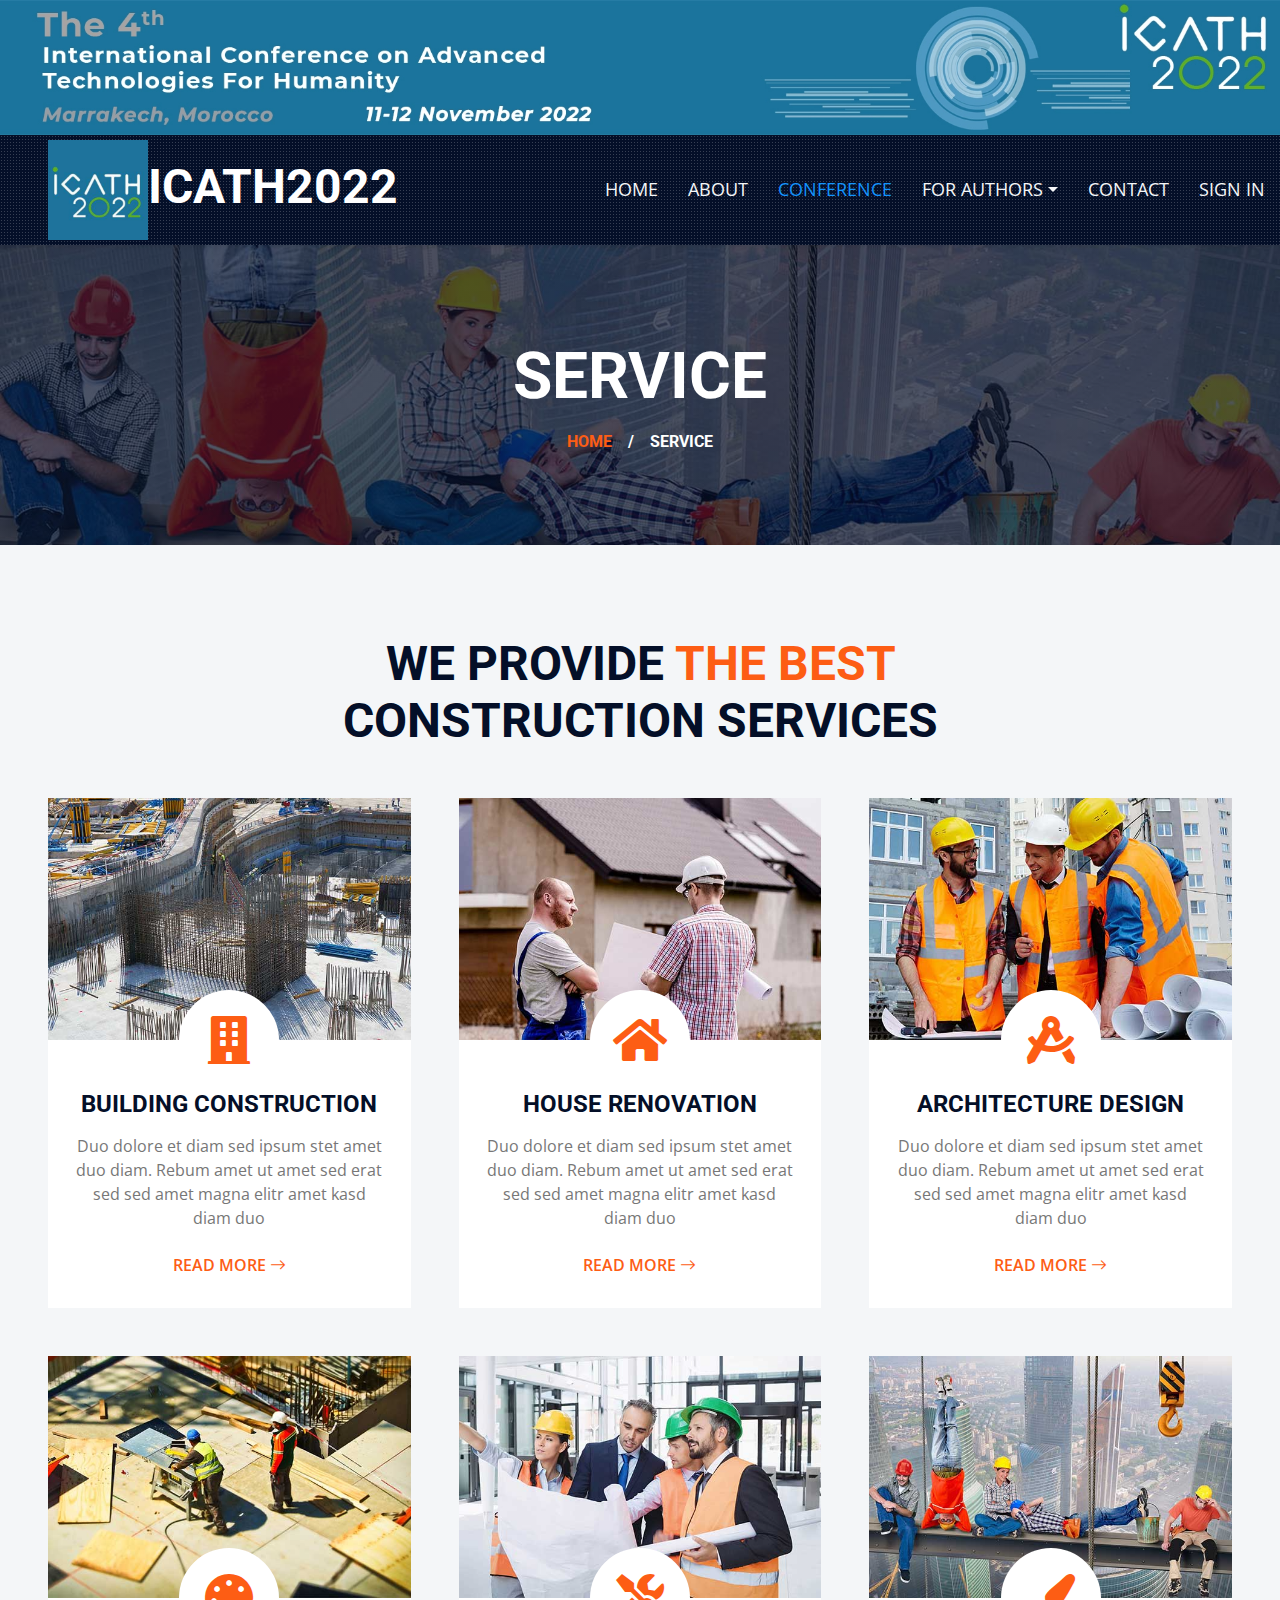
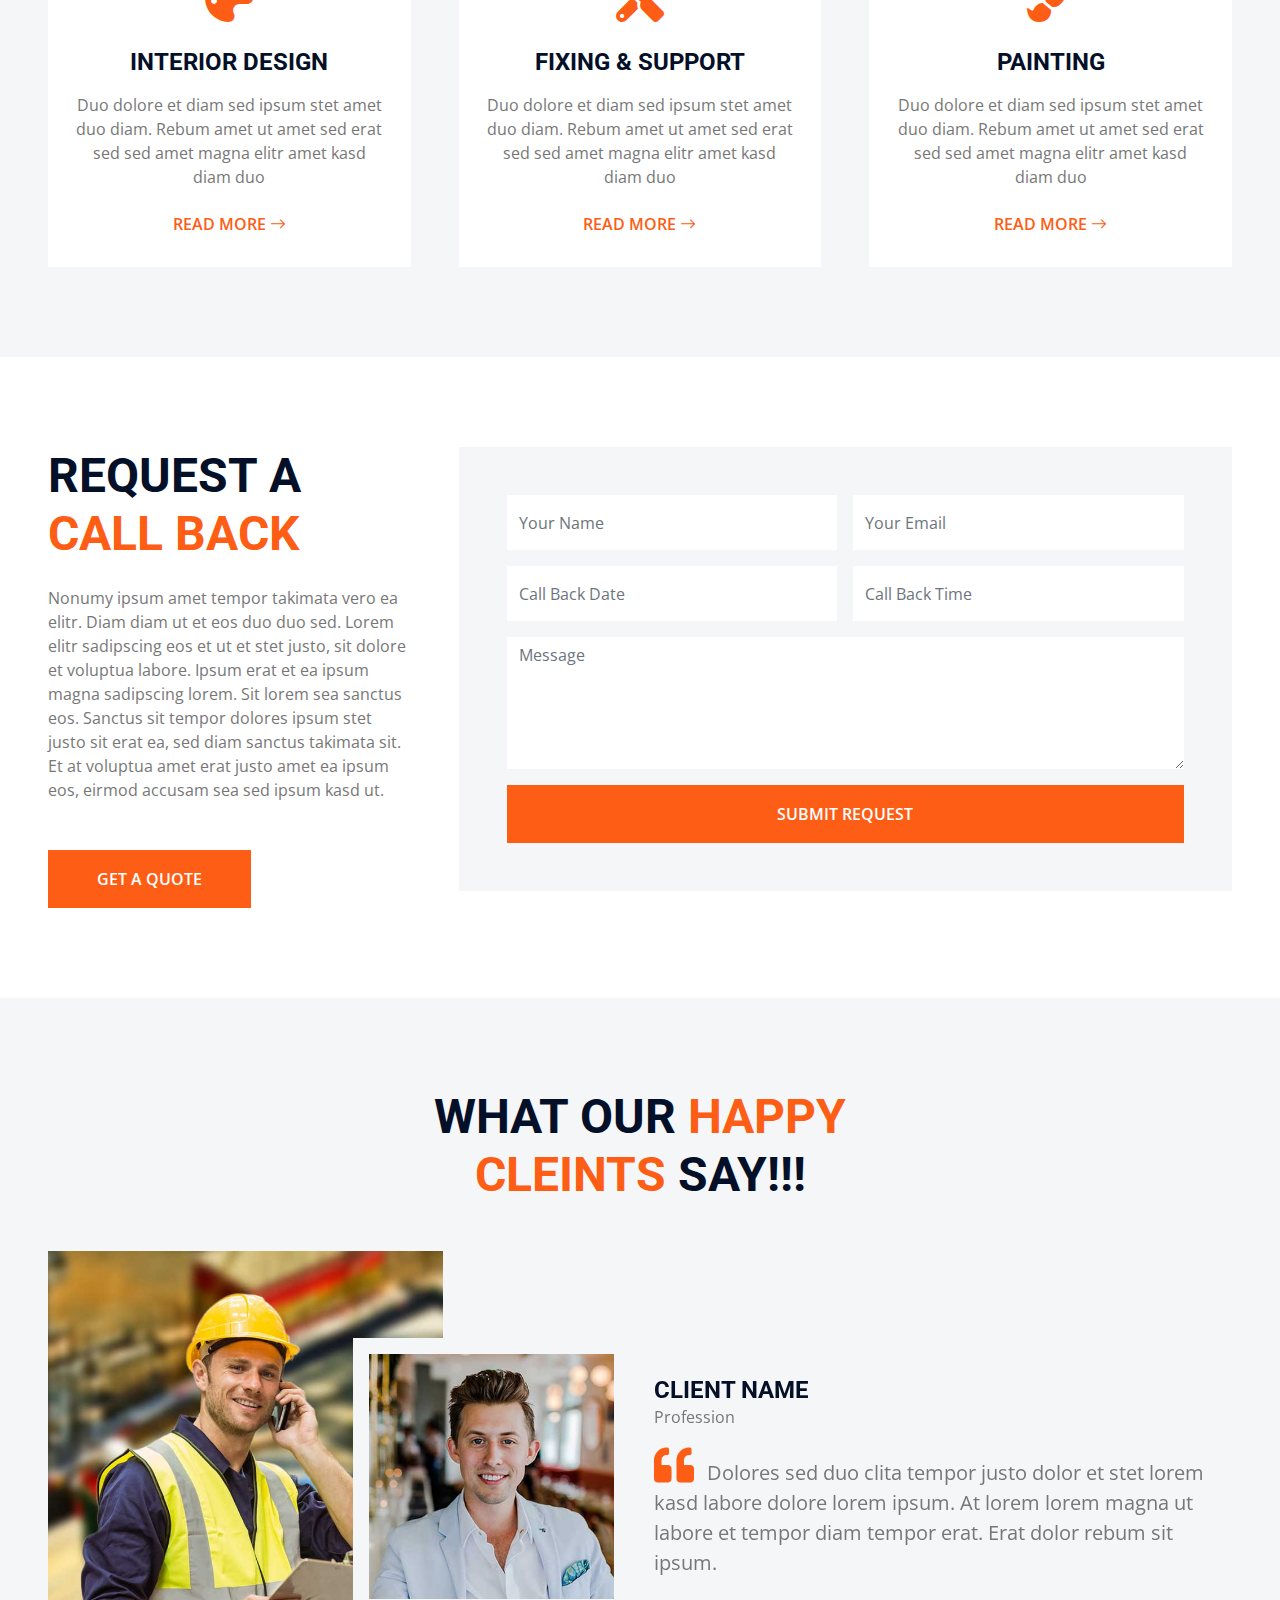
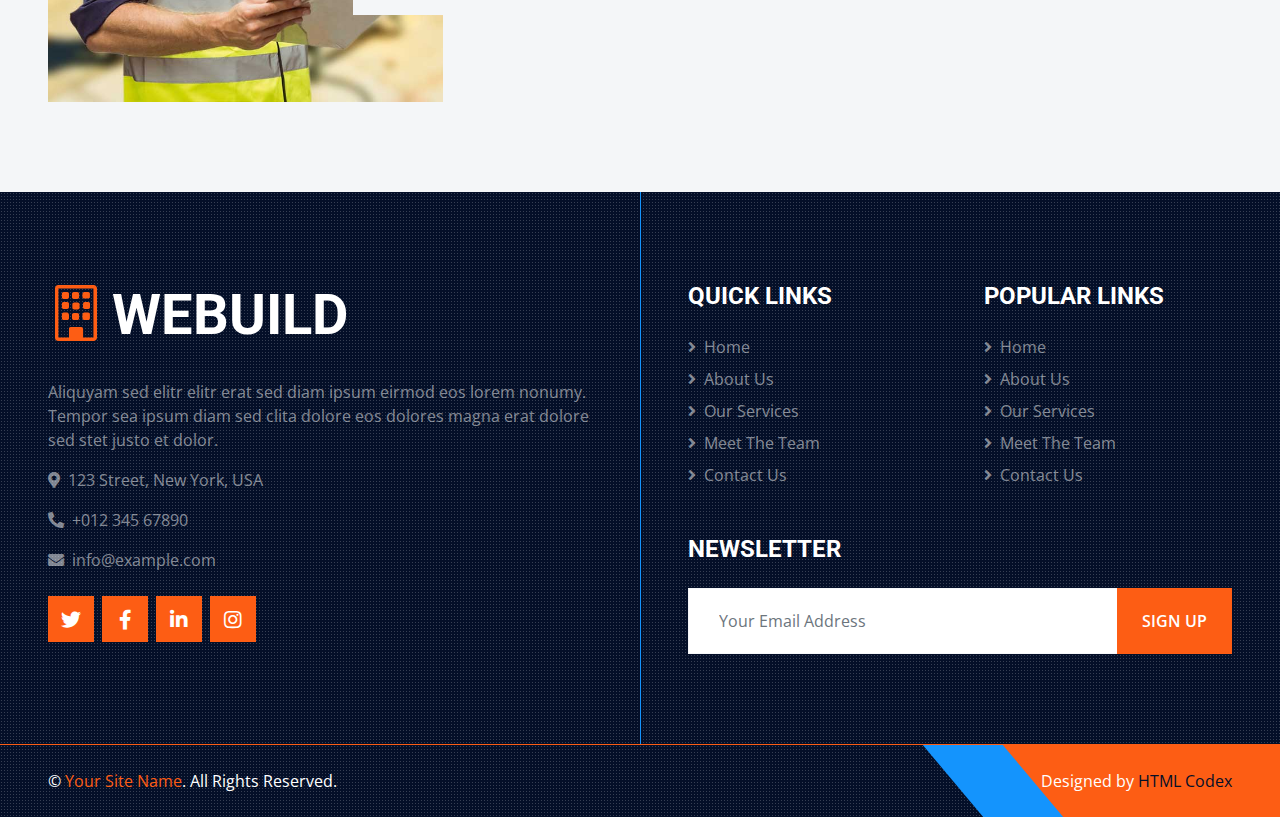
<file: adjustment_example_website/conference.html>
<!DOCTYPE html>
<html lang="en">

<head>
    <meta charset="utf-8">
    <title>WEBUILD -  Construction Company Website Template Free</title>
    <meta content="width=device-width, initial-scale=1.0" name="viewport">
    <meta content="Free HTML Templates" name="keywords">
    <meta content="Free HTML Templates" name="description">

    <!-- Favicon -->
    <link href="img/icon.ico" rel="icon">

    <!-- Google Web Fonts -->
    <link rel="preconnect" href="https://fonts.gstatic.com">
    <link href="https://fonts.googleapis.com/css2?family=Open+Sans:wght@400;600&family=Roboto:wght@500;700&display=swap" rel="stylesheet"> 

    <!-- Icon Font Stylesheet -->
    <link href="https://cdnjs.cloudflare.com/ajax/libs/font-awesome/5.15.0/css/all.min.css" rel="stylesheet">
    <link href="https://cdn.jsdelivr.net/npm/bootstrap-icons@1.4.1/font/bootstrap-icons.css" rel="stylesheet">

    <!-- Libraries Stylesheet -->
    <link href="lib/owlcarousel/assets/owl.carousel.min.css" rel="stylesheet">
    <link href="lib/tempusdominus/css/tempusdominus-bootstrap-4.min.css" rel="stylesheet" />
    <link href="lib/lightbox/css/lightbox.min.css" rel="stylesheet">

    <!-- Customized Bootstrap Stylesheet -->
    <link href="css/bootstrap.min.css" rel="stylesheet">

    <!-- Template Stylesheet -->
    <link href="css/style.css" rel="stylesheet">

</head>

<body>
    <!-- Banner Start -->
    <div class="container-fluid p-0">
        <div class="row">
            <img src="img/icath_banner.webp" alt="ITAC_banner"/>
        </div>
    </div>
    <!-- Banner End -->

    <!-- Navbar Start -->
    <div class="container-fluid sticky-top bg-dark bg-light-radial shadow-sm px-5 pe-lg-0" id="navbar">
        <nav class="navbar navbar-expand-lg bg-dark bg-light-radial navbar-dark py-3 py-lg-0">
            <a href="index.html" class="navbar-brand">
                <h1 class="m-0 display-5 text-uppercase text-white"><img src="img/ICATH_logo.jpg" alt="ITAC_image" width="100" height="100"/>ICATH2022</h1>
            </a>
            <button class="navbar-toggler" type="button" data-bs-toggle="collapse" data-bs-target="#navbarCollapse">
                <span class="navbar-toggler-icon"></span>
            </button>
            <div class="collapse navbar-collapse" id="navbarCollapse">
                <div class="navbar-nav ms-auto py-0 px-0">
                    <a href="index.html" class="nav-item nav-link">Home</a>
                    <a href="about.html" class="nav-item nav-link">About</a>
                    <a href="conference.html" class="nav-item nav-link active">Conference</a>
                    <div class="nav-item dropdown">
                        <a href="#" class="nav-link dropdown-toggle" data-bs-toggle="dropdown">For Authors</a>
                        <div class="dropdown-menu m-0">
                            <a href="topic.html" class="dropdown-item">Topics</a>
                            <a href="author_guidelines.html" class="dropdown-item">Author Guidelines</a>
                            <a href="papers_and_posters.html" class="dropdown-item">Confirmed Papers & Posters</a>
                            <a href="deadlines.html" class="dropdown-item">Deadlines</a>
                            <a href="registration.html" class="dropdown-item">Register</a>
                        </div>
                    </div>
                    <a href="contact.html" class="nav-item nav-link">Contact</a>
                    <a href="registration.html" class="nav-item nav-link">Sign in</a>
                </div>
            </div>
        </nav>
    </div>
    <!-- Navbar End -->


    <!-- Page Header Start -->
    <div class="container-fluid page-header">
        <h1 class="display-3 text-uppercase text-white mb-3">Service</h1>
        <div class="d-inline-flex text-white">
            <h6 class="text-uppercase m-0"><a href="">Home</a></h6>
            <h6 class="text-white m-0 px-3">/</h6>
            <h6 class="text-uppercase text-white m-0">Service</h6>
        </div>
    </div>
    <!-- Page Header Start -->


    <!-- Services Start -->
    <div class="container-fluid bg-light py-6 px-5">
        <div class="text-center mx-auto mb-5" style="max-width: 600px;">
            <h1 class="display-5 text-uppercase mb-4">We Provide <span class="text-primary">The Best</span> Construction Services</h1>
        </div>
        <div class="row g-5">
            <div class="col-lg-4 col-md-6">
                <div class="service-item bg-white d-flex flex-column align-items-center text-center">
                    <img class="img-fluid" src="img/service-1.jpg" alt="">
                    <div class="service-icon bg-white">
                        <i class="fa fa-3x fa-building text-primary"></i>
                    </div>
                    <div class="px-4 pb-4">
                        <h4 class="text-uppercase mb-3">Building Construction</h4>
                        <p>Duo dolore et diam sed ipsum stet amet duo diam. Rebum amet ut amet sed erat sed sed amet magna elitr amet kasd diam duo</p>
                        <a class="btn text-primary" href="">Read More <i class="bi bi-arrow-right"></i></a>
                    </div>
                </div>
            </div>
            <div class="col-lg-4 col-md-6">
                <div class="service-item bg-white rounded d-flex flex-column align-items-center text-center">
                    <img class="img-fluid" src="img/service-2.jpg" alt="">
                    <div class="service-icon bg-white">
                        <i class="fa fa-3x fa-home text-primary"></i>
                    </div>
                    <div class="px-4 pb-4">
                        <h4 class="text-uppercase mb-3">House Renovation</h4>
                        <p>Duo dolore et diam sed ipsum stet amet duo diam. Rebum amet ut amet sed erat sed sed amet magna elitr amet kasd diam duo</p>
                        <a class="btn text-primary" href="">Read More <i class="bi bi-arrow-right"></i></a>
                    </div>
                </div>
            </div>
            <div class="col-lg-4 col-md-6">
                <div class="service-item bg-white rounded d-flex flex-column align-items-center text-center">
                    <img class="img-fluid" src="img/service-3.jpg" alt="">
                    <div class="service-icon bg-white">
                        <i class="fa fa-3x fa-drafting-compass text-primary"></i>
                    </div>
                    <div class="px-4 pb-4">
                        <h4 class="text-uppercase mb-3">Architecture Design</h4>
                        <p>Duo dolore et diam sed ipsum stet amet duo diam. Rebum amet ut amet sed erat sed sed amet magna elitr amet kasd diam duo</p>
                        <a class="btn text-primary" href="">Read More <i class="bi bi-arrow-right"></i></a>
                    </div>
                </div>
            </div>
            <div class="col-lg-4 col-md-6">
                <div class="service-item bg-white rounded d-flex flex-column align-items-center text-center">
                    <img class="img-fluid" src="img/service-4.jpg" alt="">
                    <div class="service-icon bg-white">
                        <i class="fa fa-3x fa-palette text-primary"></i>
                    </div>
                    <div class="px-4 pb-4">
                        <h4 class="text-uppercase mb-3">Interior Design</h4>
                        <p>Duo dolore et diam sed ipsum stet amet duo diam. Rebum amet ut amet sed erat sed sed amet magna elitr amet kasd diam duo</p>
                        <a class="btn text-primary" href="">Read More <i class="bi bi-arrow-right"></i></a>
                    </div>
                </div>
            </div>
            <div class="col-lg-4 col-md-6">
                <div class="service-item bg-white rounded d-flex flex-column align-items-center text-center">
                    <img class="img-fluid" src="img/service-5.jpg" alt="">
                    <div class="service-icon bg-white">
                        <i class="fa fa-3x fa-tools text-primary"></i>
                    </div>
                    <div class="px-4 pb-4">
                        <h4 class="text-uppercase mb-3">Fixing & Support</h4>
                        <p>Duo dolore et diam sed ipsum stet amet duo diam. Rebum amet ut amet sed erat sed sed amet magna elitr amet kasd diam duo</p>
                        <a class="btn text-primary" href="">Read More <i class="bi bi-arrow-right"></i></a>
                    </div>
                </div>
            </div>
            <div class="col-lg-4 col-md-6">
                <div class="service-item bg-white rounded d-flex flex-column align-items-center text-center">
                    <img class="img-fluid" src="img/service-6.jpg" alt="">
                    <div class="service-icon bg-white">
                        <i class="fa fa-3x fa-paint-brush text-primary"></i>
                    </div>
                    <div class="px-4 pb-4">
                        <h4 class="text-uppercase mb-3">Painting</h4>
                        <p>Duo dolore et diam sed ipsum stet amet duo diam. Rebum amet ut amet sed erat sed sed amet magna elitr amet kasd diam duo</p>
                        <a class="btn text-primary" href="">Read More <i class="bi bi-arrow-right"></i></a>
                    </div>
                </div>
            </div>
        </div>
    </div>
    <!-- Services End -->


    <!-- Appointment Start -->
    <div class="container-fluid py-6 px-5">
            <div class="row gx-5">
                <div class="col-lg-4 mb-5 mb-lg-0">
                    <div class="mb-4">
                        <h1 class="display-5 text-uppercase mb-4">Request A <span class="text-primary">Call Back</span></h1>
                    </div>
                    <p class="mb-5">Nonumy ipsum amet tempor takimata vero ea elitr. Diam diam ut et eos duo duo sed. Lorem elitr sadipscing eos et ut et stet justo, sit dolore et voluptua labore. Ipsum erat et ea ipsum magna sadipscing lorem. Sit lorem sea sanctus eos. Sanctus sit tempor dolores ipsum stet justo sit erat ea, sed diam sanctus takimata sit. Et at voluptua amet erat justo amet ea ipsum eos, eirmod accusam sea sed ipsum kasd ut.</p>
                    <a class="btn btn-primary py-3 px-5" href="">Get A Quote</a>
                </div>
                <div class="col-lg-8">
                    <div class="bg-light text-center p-5">
                        <form>
                            <div class="row g-3">
                                <div class="col-12 col-sm-6">
                                    <input type="text" class="form-control border-0" placeholder="Your Name" style="height: 55px;">
                                </div>
                                <div class="col-12 col-sm-6">
                                    <input type="email" class="form-control border-0" placeholder="Your Email" style="height: 55px;">
                                </div>
                                <div class="col-12 col-sm-6">
                                    <div class="date" id="date" data-target-input="nearest">
                                        <input type="text"
                                            class="form-control border-0 datetimepicker-input"
                                            placeholder="Call Back Date" data-target="#date" data-toggle="datetimepicker" style="height: 55px;">
                                    </div>
                                </div>
                                <div class="col-12 col-sm-6">
                                    <div class="time" id="time" data-target-input="nearest">
                                        <input type="text"
                                            class="form-control border-0 datetimepicker-input"
                                            placeholder="Call Back Time" data-target="#time" data-toggle="datetimepicker" style="height: 55px;">
                                    </div>
                                </div>
                                <div class="col-12">
                                    <textarea class="form-control border-0" rows="5" placeholder="Message"></textarea>
                                </div>
                                <div class="col-12">
                                    <button class="btn btn-primary w-100 py-3" type="submit">Submit Request</button>
                                </div>
                            </div>
                        </form>
                    </div>
                </div>
            </div>
    </div>
    <!-- Appointment End -->


    <!-- Testimonial Start -->
    <div class="container-fluid bg-light py-6 px-5">
        <div class="text-center mx-auto mb-5" style="max-width: 600px;">
            <h1 class="display-5 text-uppercase mb-4">What Our <span class="text-primary">Happy Cleints</span> Say!!!</h1>
        </div>
        <div class="row gx-0 align-items-center">
            <div class="col-xl-4 col-lg-5 d-none d-lg-block">
                <img class="img-fluid w-100 h-100" src="img/testimonial.jpg">
            </div>
            <div class="col-xl-8 col-lg-7 col-md-12">
                <div class="testimonial bg-light">
                    <div class="owl-carousel testimonial-carousel">
                        <div class="row gx-4 align-items-center">
                            <div class="col-xl-4 col-lg-5 col-md-5">
                                <img class="img-fluid w-100 h-100 bg-light p-lg-3 mb-4 mb-md-0" src="img/testimonial-1.jpg" alt="">
                            </div>
                            <div class="col-xl-8 col-lg-7 col-md-7">
                                <h4 class="text-uppercase mb-0">Client Name</h4>
                                <p>Profession</p>
                                <p class="fs-5 mb-0"><i class="fa fa-2x fa-quote-left text-primary me-2"></i> Dolores sed duo
                                    clita tempor justo dolor et stet lorem kasd labore dolore lorem ipsum. At lorem
                                    lorem magna ut labore et tempor diam tempor erat. Erat dolor rebum sit
                                    ipsum.</p>
                            </div>
                        </div>
                        <div class="row gx-4 align-items-center">
                            <div class="col-xl-4 col-lg-5 col-md-5">
                                <img class="img-fluid w-100 h-100 bg-light p-lg-3 mb-4 mb-md-0" src="img/testimonial-2.jpg" alt="">
                            </div>
                            <div class="col-xl-8 col-lg-7 col-md-7">
                                <h4 class="text-uppercase mb-0">Client Name</h4>
                                <p>Profession</p>
                                <p class="fs-5 mb-0"><i class="fa fa-2x fa-quote-left text-primary me-2"></i> Dolores sed duo
                                    clita tempor justo dolor et stet lorem kasd labore dolore lorem ipsum. At lorem
                                    lorem magna ut labore et tempor diam tempor erat. Erat dolor rebum sit
                                    ipsum.</p>
                            </div>
                        </div>
                    </div>
                </div>
            </div>
        </div>
    </div>
    <!-- Testimonial End -->


    <!-- Footer Start -->
    <div class="footer container-fluid position-relative bg-dark bg-light-radial text-white-50 py-6 px-5">
        <div class="row g-5">
            <div class="col-lg-6 pe-lg-5">
                <a href="index.html" class="navbar-brand">
                    <h1 class="m-0 display-4 text-uppercase text-white"><i class="bi bi-building text-primary me-2"></i>WEBUILD</h1>
                </a>
                <p>Aliquyam sed elitr elitr erat sed diam ipsum eirmod eos lorem nonumy. Tempor sea ipsum diam  sed clita dolore eos dolores magna erat dolore sed stet justo et dolor.</p>
                <p><i class="fa fa-map-marker-alt me-2"></i>123 Street, New York, USA</p>
                <p><i class="fa fa-phone-alt me-2"></i>+012 345 67890</p>
                <p><i class="fa fa-envelope me-2"></i>info@example.com</p>
                <div class="d-flex justify-content-start mt-4">
                    <a class="btn btn-lg btn-primary btn-lg-square rounded-0 me-2" href="#"><i class="fab fa-twitter"></i></a>
                    <a class="btn btn-lg btn-primary btn-lg-square rounded-0 me-2" href="#"><i class="fab fa-facebook-f"></i></a>
                    <a class="btn btn-lg btn-primary btn-lg-square rounded-0 me-2" href="#"><i class="fab fa-linkedin-in"></i></a>
                    <a class="btn btn-lg btn-primary btn-lg-square rounded-0" href="#"><i class="fab fa-instagram"></i></a>
                </div>
            </div>
            <div class="col-lg-6 ps-lg-5">
                <div class="row g-5">
                    <div class="col-sm-6">
                        <h4 class="text-white text-uppercase mb-4">Quick Links</h4>
                        <div class="d-flex flex-column justify-content-start">
                            <a class="text-white-50 mb-2" href="#"><i class="fa fa-angle-right me-2"></i>Home</a>
                            <a class="text-white-50 mb-2" href="#"><i class="fa fa-angle-right me-2"></i>About Us</a>
                            <a class="text-white-50 mb-2" href="#"><i class="fa fa-angle-right me-2"></i>Our Services</a>
                            <a class="text-white-50 mb-2" href="#"><i class="fa fa-angle-right me-2"></i>Meet The Team</a>
                            <a class="text-white-50" href="#"><i class="fa fa-angle-right me-2"></i>Contact Us</a>
                        </div>
                    </div>
                    <div class="col-sm-6">
                        <h4 class="text-white text-uppercase mb-4">Popular Links</h4>
                        <div class="d-flex flex-column justify-content-start">
                            <a class="text-white-50 mb-2" href="#"><i class="fa fa-angle-right me-2"></i>Home</a>
                            <a class="text-white-50 mb-2" href="#"><i class="fa fa-angle-right me-2"></i>About Us</a>
                            <a class="text-white-50 mb-2" href="#"><i class="fa fa-angle-right me-2"></i>Our Services</a>
                            <a class="text-white-50 mb-2" href="#"><i class="fa fa-angle-right me-2"></i>Meet The Team</a>
                            <a class="text-white-50" href="#"><i class="fa fa-angle-right me-2"></i>Contact Us</a>
                        </div>
                    </div>
                    <div class="col-sm-12">
                        <h4 class="text-white text-uppercase mb-4">Newsletter</h4>
                        <div class="w-100">
                            <div class="input-group">
                                <input type="text" class="form-control border-light" style="padding: 20px 30px;" placeholder="Your Email Address"><button class="btn btn-primary px-4">Sign Up</button>
                            </div>
                        </div>
                    </div>
                </div>
            </div>
        </div>
    </div>
    <div class="container-fluid bg-dark bg-light-radial text-white border-top border-primary px-0">
        <div class="d-flex flex-column flex-md-row justify-content-between">
            <div class="py-4 px-5 text-center text-md-start">
                <p class="mb-0">&copy; <a class="text-primary" href="#">Your Site Name</a>. All Rights Reserved.</p>
            </div>
            <div class="py-4 px-5 bg-primary footer-shape position-relative text-center text-md-end">
                <p class="mb-0">Designed by <a class="text-dark" href="https://htmlcodex.com">HTML Codex</a></p>
            </div>
        </div>
    </div>
    <!-- Footer End -->


    <!-- Back to Top -->
    <a href="#" class="btn btn-lg btn-primary btn-lg-square back-to-top"><i class="bi bi-arrow-up"></i></a>


    <!-- JavaScript Libraries -->
    <script src="https://code.jquery.com/jquery-3.4.1.min.js"></script>
    <script src="https://cdn.jsdelivr.net/npm/bootstrap@5.0.0/dist/js/bootstrap.bundle.min.js"></script>
    <script src="lib/easing/easing.min.js"></script>
    <script src="lib/waypoints/waypoints.min.js"></script>
    <script src="lib/owlcarousel/owl.carousel.min.js"></script>
    <script src="lib/tempusdominus/js/moment.min.js"></script>
    <script src="lib/tempusdominus/js/moment-timezone.min.js"></script>
    <script src="lib/tempusdominus/js/tempusdominus-bootstrap-4.min.js"></script>
    <script src="lib/isotope/isotope.pkgd.min.js"></script>
    <script src="lib/lightbox/js/lightbox.min.js"></script>

    <!-- Template Javascript -->
    <script src="js/main.js"></script>
</body>

</html>
</file>
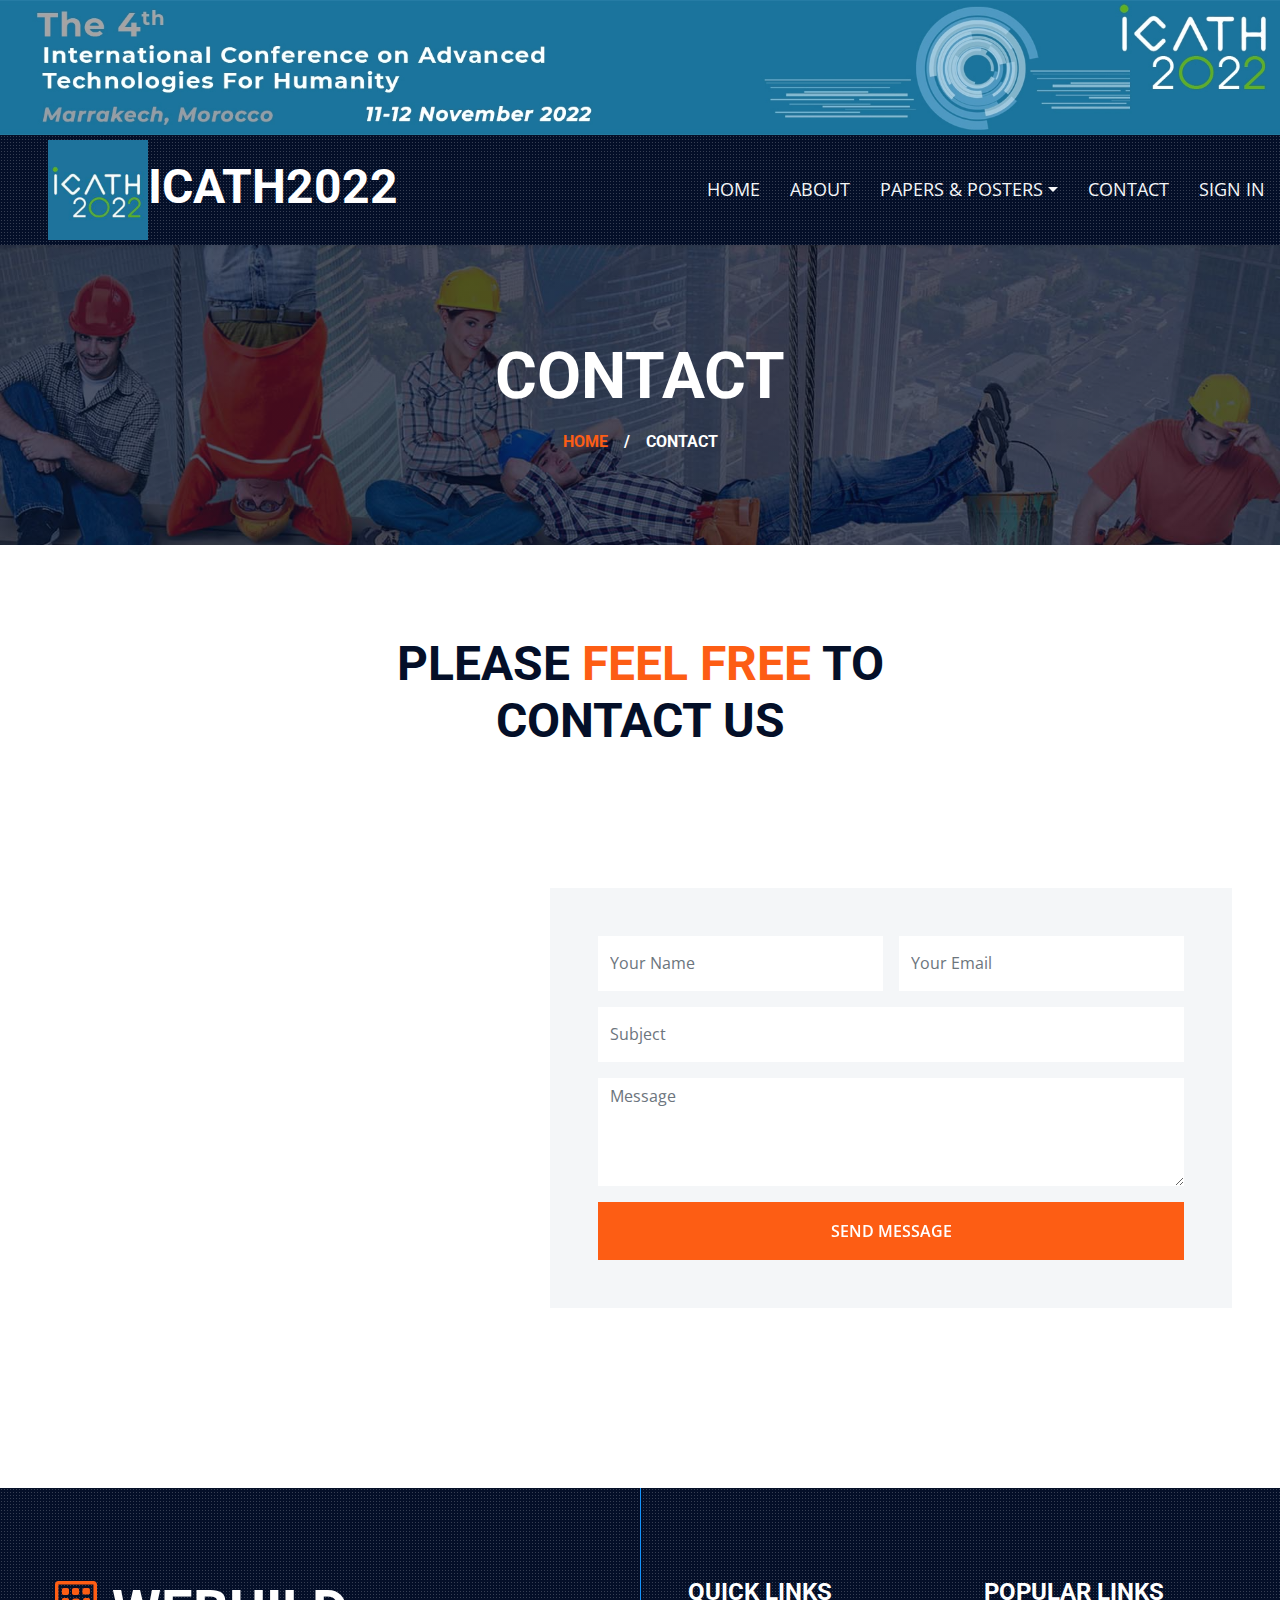
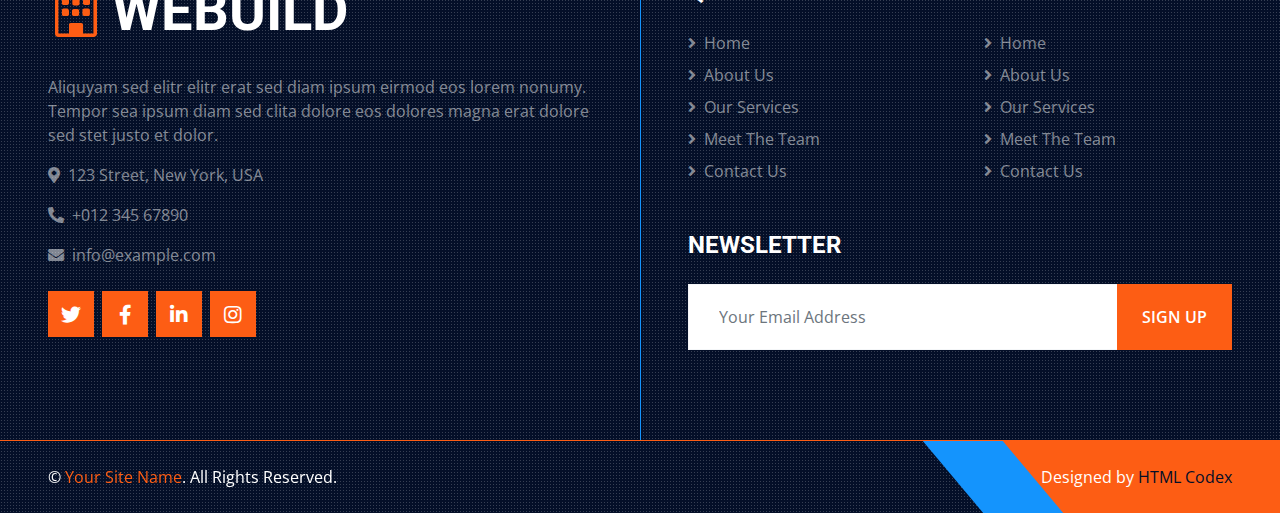
<file: adjustment_example_website/contact.html>
<!DOCTYPE html>
<html lang="en">

<head>
    <meta charset="utf-8">
    <title>WEBUILD -  Construction Company Website Template Free</title>
    <meta content="width=device-width, initial-scale=1.0" name="viewport">
    <meta content="Free HTML Templates" name="keywords">
    <meta content="Free HTML Templates" name="description">

    <!-- Favicon -->
    <link href="img/icon.ico" rel="icon">

    <!-- Google Web Fonts -->
    <link rel="preconnect" href="https://fonts.gstatic.com">
    <link href="https://fonts.googleapis.com/css2?family=Open+Sans:wght@400;600&family=Roboto:wght@500;700&display=swap" rel="stylesheet"> 

    <!-- Icon Font Stylesheet -->
    <link href="https://cdnjs.cloudflare.com/ajax/libs/font-awesome/5.15.0/css/all.min.css" rel="stylesheet">
    <link href="https://cdn.jsdelivr.net/npm/bootstrap-icons@1.4.1/font/bootstrap-icons.css" rel="stylesheet">

    <!-- Libraries Stylesheet -->
    <link href="lib/owlcarousel/assets/owl.carousel.min.css" rel="stylesheet">
    <link href="lib/tempusdominus/css/tempusdominus-bootstrap-4.min.css" rel="stylesheet" />
    <link href="lib/lightbox/css/lightbox.min.css" rel="stylesheet">

    <!-- Customized Bootstrap Stylesheet -->
    <link href="css/bootstrap.min.css" rel="stylesheet">

    <!-- Template Stylesheet -->
    <link href="css/style.css" rel="stylesheet">

</head>

<body>
    <!-- Banner Start -->
    <div class="container-fluid p-0">
        <div class="row">
            <img src="img/icath_banner.webp" alt="ITAC_banner"/>
        </div>
    </div>
    <!-- Banner End -->

    <!-- Navbar Start -->
    <div id = "navbar" class="container-fluid sticky-top bg-dark bg-light-radial shadow-sm px-5 pe-lg-0" id="navbar">
    </div>
    <script src="js/nav.js"></script>
    <!-- Navbar End -->


    <!-- Page Header Start -->
    <div class="container-fluid page-header">
        <h1 class="display-3 text-uppercase text-white mb-3">Contact</h1>
        <div class="d-inline-flex text-white">
            <h6 class="text-uppercase m-0"><a href="">Home</a></h6>
            <h6 class="text-white m-0 px-3">/</h6>
            <h6 class="text-uppercase text-white m-0">Contact</h6>
        </div>
    </div>
    <!-- Page Header End -->


    <!-- Contact Start -->
    <div class="container-fluid py-6 px-5">
        <div class="text-center mx-auto mb-5" style="max-width: 600px;">
            <h1 class="display-5 text-uppercase mb-4">Please <span class="text-primary">Feel Free</span> To Contact Us</h1>
        </div>
        <div class="row gx-0 align-items-center">
            <div class="col-lg-6 mb-5 mb-lg-0" style="height: 600px;">
                <iframe class="w-100 h-100"
                    src="https://www.google.com/maps/embed?pb=!1m18!1m12!1m3!1d3001156.4288297426!2d-78.01371936852176!3d42.72876761954724!2m3!1f0!2f0!3f0!3m2!1i1024!2i768!4f13.1!3m3!1m2!1s0x4ccc4bf0f123a5a9%3A0xddcfc6c1de189567!2sNew%20York%2C%20USA!5e0!3m2!1sen!2sbd!4v1603794290143!5m2!1sen!2sbd"
                    frameborder="0" style="border:0;" allowfullscreen="" aria-hidden="false" tabindex="0"></iframe>
            </div>
            <div class="col-lg-6">
                <div class="contact-form bg-light p-5">
                    <div class="row g-3">
                        <div class="col-12 col-sm-6">
                            <input type="text" class="form-control border-0" placeholder="Your Name" style="height: 55px;">
                        </div>
                        <div class="col-12 col-sm-6">
                            <input type="email" class="form-control border-0" placeholder="Your Email" style="height: 55px;">
                        </div>
                        <div class="col-12">
                            <input type="text" class="form-control border-0" placeholder="Subject" style="height: 55px;">
                        </div>
                        <div class="col-12">
                            <textarea class="form-control border-0" rows="4" placeholder="Message"></textarea>
                        </div>
                        <div class="col-12">
                            <button class="btn btn-primary w-100 py-3" type="submit">Send Message</button>
                        </div>
                    </div>
                </div>
            </div>
        </div>
    </div>
    <!-- Contact End -->


    <!-- Footer Start -->
    <div class="footer container-fluid position-relative bg-dark bg-light-radial text-white-50 py-6 px-5">
        <div class="row g-5">
            <div class="col-lg-6 pe-lg-5">
                <a href="index.html" class="navbar-brand">
                    <h1 class="m-0 display-4 text-uppercase text-white"><i class="bi bi-building text-primary me-2"></i>WEBUILD</h1>
                </a>
                <p>Aliquyam sed elitr elitr erat sed diam ipsum eirmod eos lorem nonumy. Tempor sea ipsum diam  sed clita dolore eos dolores magna erat dolore sed stet justo et dolor.</p>
                <p><i class="fa fa-map-marker-alt me-2"></i>123 Street, New York, USA</p>
                <p><i class="fa fa-phone-alt me-2"></i>+012 345 67890</p>
                <p><i class="fa fa-envelope me-2"></i>info@example.com</p>
                <div class="d-flex justify-content-start mt-4">
                    <a class="btn btn-lg btn-primary btn-lg-square rounded-0 me-2" href="#"><i class="fab fa-twitter"></i></a>
                    <a class="btn btn-lg btn-primary btn-lg-square rounded-0 me-2" href="#"><i class="fab fa-facebook-f"></i></a>
                    <a class="btn btn-lg btn-primary btn-lg-square rounded-0 me-2" href="#"><i class="fab fa-linkedin-in"></i></a>
                    <a class="btn btn-lg btn-primary btn-lg-square rounded-0" href="#"><i class="fab fa-instagram"></i></a>
                </div>
            </div>
            <div class="col-lg-6 ps-lg-5">
                <div class="row g-5">
                    <div class="col-sm-6">
                        <h4 class="text-white text-uppercase mb-4">Quick Links</h4>
                        <div class="d-flex flex-column justify-content-start">
                            <a class="text-white-50 mb-2" href="#"><i class="fa fa-angle-right me-2"></i>Home</a>
                            <a class="text-white-50 mb-2" href="#"><i class="fa fa-angle-right me-2"></i>About Us</a>
                            <a class="text-white-50 mb-2" href="#"><i class="fa fa-angle-right me-2"></i>Our Services</a>
                            <a class="text-white-50 mb-2" href="#"><i class="fa fa-angle-right me-2"></i>Meet The Team</a>
                            <a class="text-white-50" href="#"><i class="fa fa-angle-right me-2"></i>Contact Us</a>
                        </div>
                    </div>
                    <div class="col-sm-6">
                        <h4 class="text-white text-uppercase mb-4">Popular Links</h4>
                        <div class="d-flex flex-column justify-content-start">
                            <a class="text-white-50 mb-2" href="#"><i class="fa fa-angle-right me-2"></i>Home</a>
                            <a class="text-white-50 mb-2" href="#"><i class="fa fa-angle-right me-2"></i>About Us</a>
                            <a class="text-white-50 mb-2" href="#"><i class="fa fa-angle-right me-2"></i>Our Services</a>
                            <a class="text-white-50 mb-2" href="#"><i class="fa fa-angle-right me-2"></i>Meet The Team</a>
                            <a class="text-white-50" href="#"><i class="fa fa-angle-right me-2"></i>Contact Us</a>
                        </div>
                    </div>
                    <div class="col-sm-12">
                        <h4 class="text-white text-uppercase mb-4">Newsletter</h4>
                        <div class="w-100">
                            <div class="input-group">
                                <input type="text" class="form-control border-light" style="padding: 20px 30px;" placeholder="Your Email Address"><button class="btn btn-primary px-4">Sign Up</button>
                            </div>
                        </div>
                    </div>
                </div>
            </div>
        </div>
    </div>
    <div class="container-fluid bg-dark bg-light-radial text-white border-top border-primary px-0">
        <div class="d-flex flex-column flex-md-row justify-content-between">
            <div class="py-4 px-5 text-center text-md-start">
                <p class="mb-0">&copy; <a class="text-primary" href="#">Your Site Name</a>. All Rights Reserved.</p>
            </div>
            <div class="py-4 px-5 bg-primary footer-shape position-relative text-center text-md-end">
                <p class="mb-0">Designed by <a class="text-dark" href="https://htmlcodex.com">HTML Codex</a></p>
            </div>
        </div>
    </div>
    <!-- Footer End -->


    <!-- Back to Top -->
    <a href="#" class="btn btn-lg btn-primary btn-lg-square back-to-top"><i class="bi bi-arrow-up"></i></a>


    <!-- JavaScript Libraries -->
    <script src="https://code.jquery.com/jquery-3.4.1.min.js"></script>
    <script src="https://cdn.jsdelivr.net/npm/bootstrap@5.0.0/dist/js/bootstrap.bundle.min.js"></script>
    <script src="lib/easing/easing.min.js"></script>
    <script src="lib/waypoints/waypoints.min.js"></script>
    <script src="lib/owlcarousel/owl.carousel.min.js"></script>
    <script src="lib/tempusdominus/js/moment.min.js"></script>
    <script src="lib/tempusdominus/js/moment-timezone.min.js"></script>
    <script src="lib/tempusdominus/js/tempusdominus-bootstrap-4.min.js"></script>
    <script src="lib/isotope/isotope.pkgd.min.js"></script>
    <script src="lib/lightbox/js/lightbox.min.js"></script>

    <!-- Template Javascript -->
    <script src="js/main.js"></script>
</body>

</html>
</file>
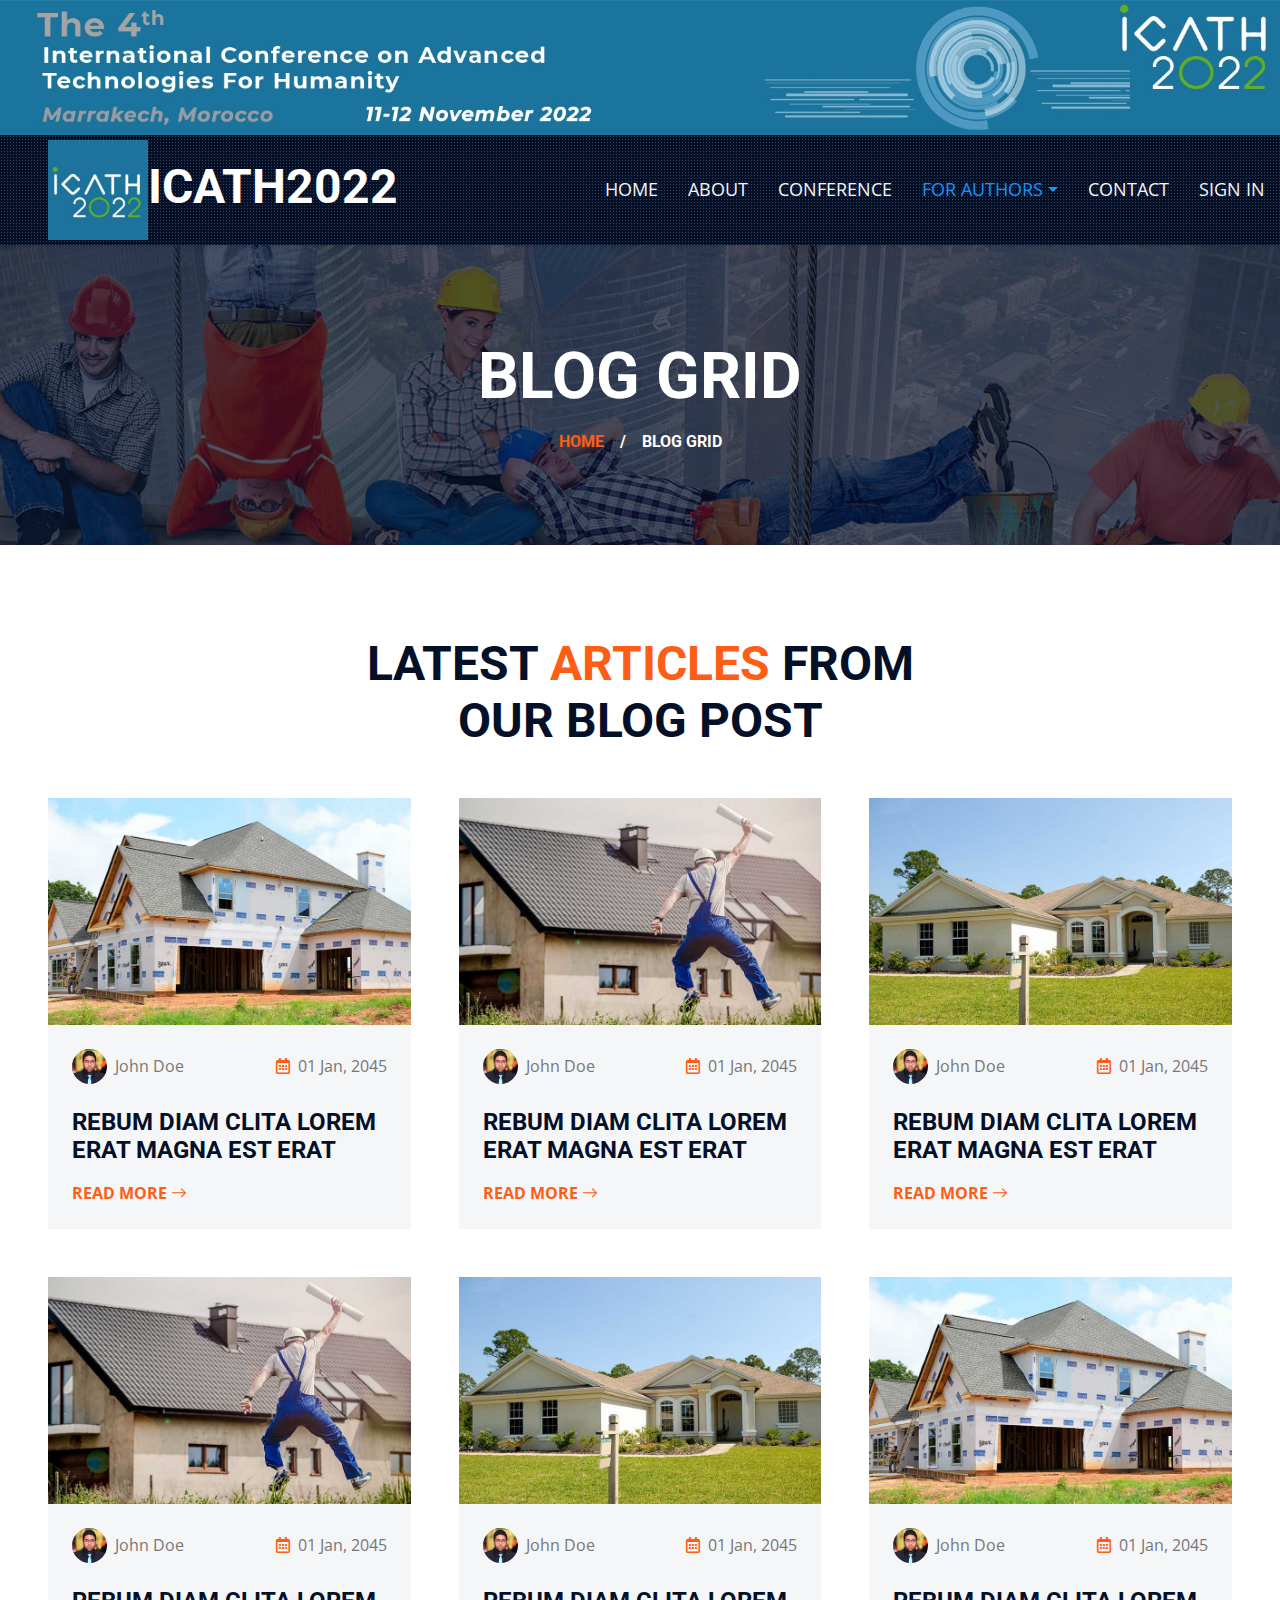
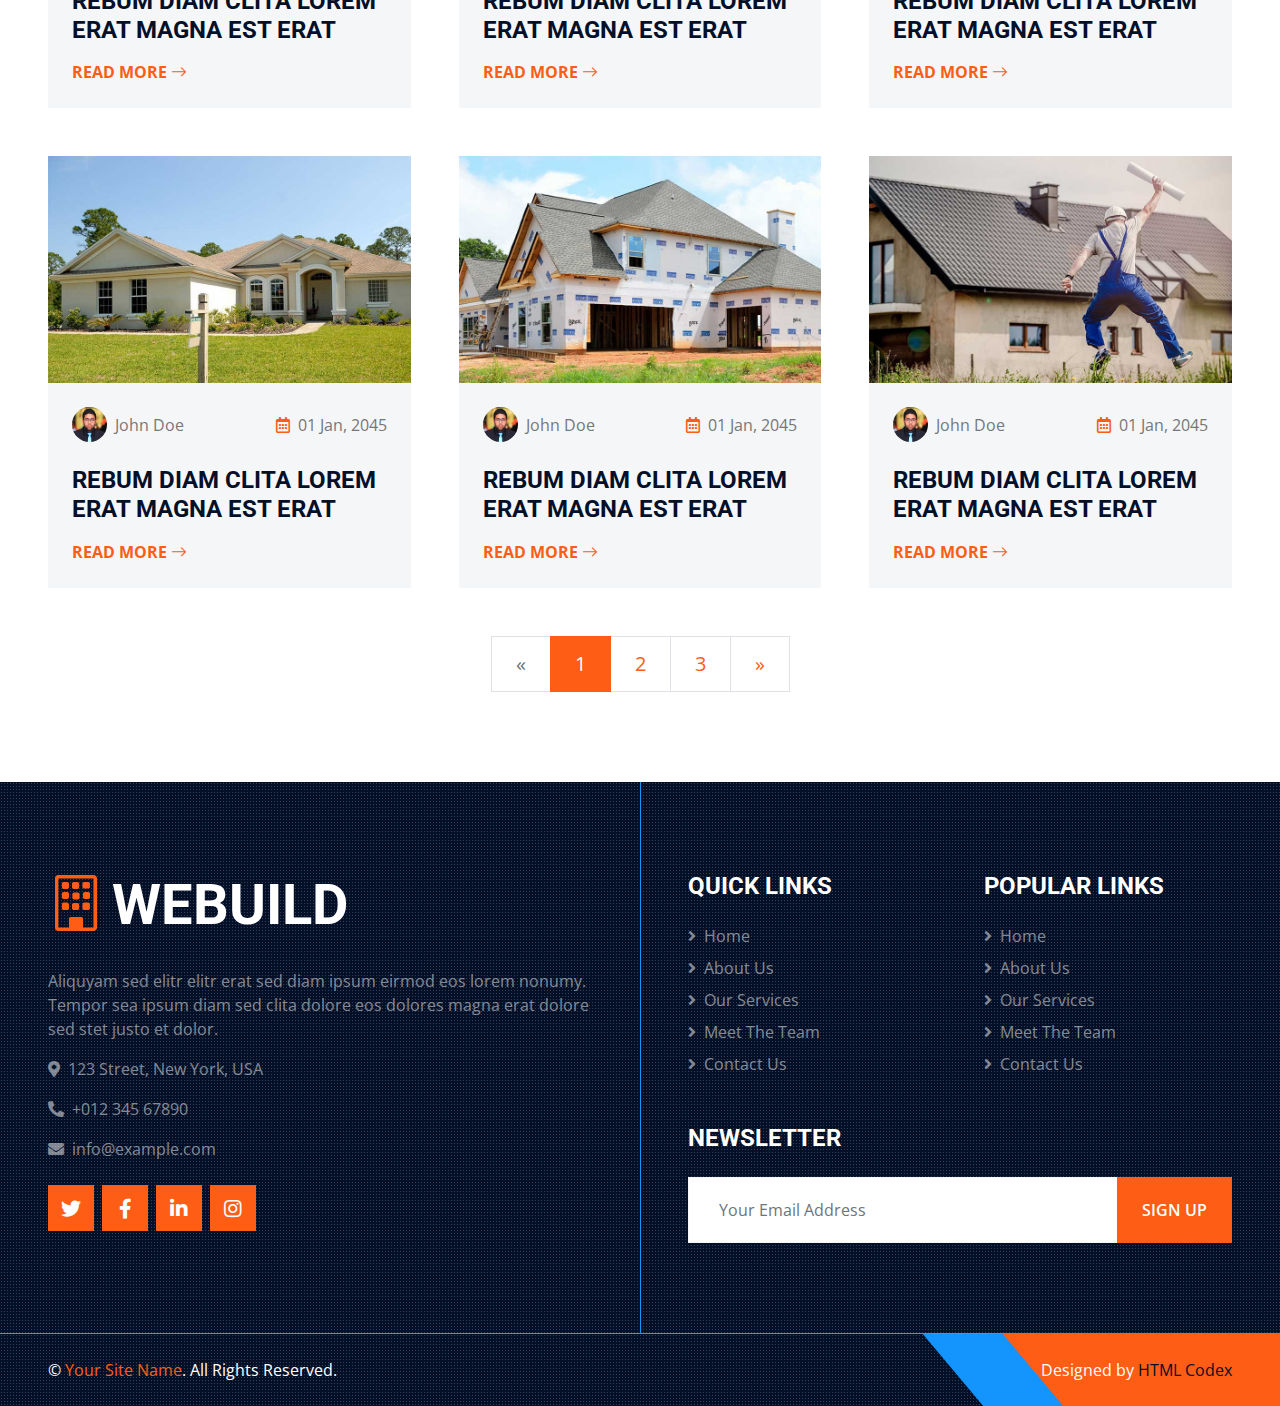
<file: adjustment_example_website/deadlines.html>
<!DOCTYPE html>
<html lang="en">

<head>
    <meta charset="utf-8">
    <title>WEBUILD -  Construction Company Website Template Free</title>
    <meta content="width=device-width, initial-scale=1.0" name="viewport">
    <meta content="Free HTML Templates" name="keywords">
    <meta content="Free HTML Templates" name="description">

    <!-- Favicon -->
    <link href="img/icon.ico" rel="icon">

    <!-- Google Web Fonts -->
    <link rel="preconnect" href="https://fonts.gstatic.com">
    <link href="https://fonts.googleapis.com/css2?family=Open+Sans:wght@400;600&family=Roboto:wght@500;700&display=swap" rel="stylesheet"> 

    <!-- Icon Font Stylesheet -->
    <link href="https://cdnjs.cloudflare.com/ajax/libs/font-awesome/5.15.0/css/all.min.css" rel="stylesheet">
    <link href="https://cdn.jsdelivr.net/npm/bootstrap-icons@1.4.1/font/bootstrap-icons.css" rel="stylesheet">

    <!-- Libraries Stylesheet -->
    <link href="lib/owlcarousel/assets/owl.carousel.min.css" rel="stylesheet">
    <link href="lib/tempusdominus/css/tempusdominus-bootstrap-4.min.css" rel="stylesheet" />
    <link href="lib/lightbox/css/lightbox.min.css" rel="stylesheet">

    <!-- Customized Bootstrap Stylesheet -->
    <link href="css/bootstrap.min.css" rel="stylesheet">

    <!-- Template Stylesheet -->
    <link href="css/style.css" rel="stylesheet">

</head>

<body>
    <!-- Banner Start -->
    <div class="container-fluid p-0">
        <div class="row">
            <img src="img/icath_banner.webp" alt="ITAC_banner"/>
        </div>
    </div>
    <!-- Banner End -->

    <!-- Navbar Start -->
    <div class="container-fluid sticky-top bg-dark bg-light-radial shadow-sm px-5 pe-lg-0" id="navbar">
        <nav class="navbar navbar-expand-lg bg-dark bg-light-radial navbar-dark py-3 py-lg-0">
            <a href="index.html" class="navbar-brand">
                <h1 class="m-0 display-5 text-uppercase text-white"><img src="img/ICATH_logo.jpg" alt="ITAC_image" width="100" height="100"/>ICATH2022</h1>
            </a>
            <button class="navbar-toggler" type="button" data-bs-toggle="collapse" data-bs-target="#navbarCollapse">
                <span class="navbar-toggler-icon"></span>
            </button>
            <div class="collapse navbar-collapse" id="navbarCollapse">
                <div class="navbar-nav ms-auto py-0 px-0">
                    <a href="index.html" class="nav-item nav-link">Home</a>
                    <a href="about.html" class="nav-item nav-link">About</a>
                    <a href="conference.html" class="nav-item nav-link">Conference</a>
                    <div class="nav-item dropdown">
                        <a href="#" class="nav-link dropdown-toggle active" data-bs-toggle="dropdown">For Authors</a>
                        <div class="dropdown-menu m-0 bg-dark bg-light-radial">
                            <a href="topic.html" class="dropdown-item text-white">Topics</a>
                            <a href="author_guidelines.html" class="dropdown-item text-white">Author Guidelines</a>
                            <a href="papers_and_posters.html" class="dropdown-item text-white">Confirmed Papers & Posters</a>
                            <a href="deadlines.html" class="dropdown-item text-white">Deadlines</a>
                            <a href="registration.html" class="dropdown-item text-white">Register</a>
                        </div>
                    </div>
                    <a href="contact.html" class="nav-item nav-link">Contact</a>
                    <a href="sign_in.html" class="nav-item nav-link">Sign in</a>
                </div>
            </div>
        </nav>
    </div>
    <!-- Navbar End -->


    <!-- Page Header Start -->
    <div class="container-fluid page-header">
        <h1 class="display-3 text-uppercase text-white mb-3">Blog Grid</h1>
        <div class="d-inline-flex text-white">
            <h6 class="text-uppercase m-0"><a href="">Home</a></h6>
            <h6 class="text-white m-0 px-3">/</h6>
            <h6 class="text-uppercase text-white m-0">Blog Grid</h6>
        </div>
    </div>
    <!-- Page Header Start -->


    <!-- Blog Start -->
    <div class="container-fluid py-6 px-5">
        <div class="text-center mx-auto mb-5" style="max-width: 600px;">
            <h1 class="display-5 text-uppercase mb-4">Latest <span class="text-primary">Articles</span> From Our Blog Post</h1>
        </div>
        <div class="row g-5">
            <div class="col-lg-4 col-md-6">
                <div class="bg-light">
                    <img class="img-fluid" src="img/blog-1.jpg" alt="">
                    <div class="p-4">
                        <div class="d-flex justify-content-between mb-4">
                            <div class="d-flex align-items-center">
                                <img class="rounded-circle me-2" src="img/user.jpg" width="35" height="35" alt="">
                                <span>John Doe</span>
                            </div>
                            <div class="d-flex align-items-center">
                                <span class="ms-3"><i class="far fa-calendar-alt text-primary me-2"></i>01 Jan, 2045</span>
                            </div>
                        </div>
                        <h4 class="text-uppercase mb-3">Rebum diam clita lorem erat magna est erat</h4>
                        <a class="text-uppercase fw-bold" href="">Read More <i class="bi bi-arrow-right"></i></a>
                    </div>
                </div>
            </div>
            <div class="col-lg-4 col-md-6">
                <div class="bg-light">
                    <img class="img-fluid" src="img/blog-2.jpg" alt="">
                    <div class="p-4">
                        <div class="d-flex justify-content-between mb-4">
                            <div class="d-flex align-items-center">
                                <img class="rounded-circle me-2" src="img/user.jpg" width="35" height="35" alt="">
                                <span>John Doe</span>
                            </div>
                            <div class="d-flex align-items-center">
                                <span class="ms-3"><i class="far fa-calendar-alt text-primary me-2"></i>01 Jan, 2045</span>
                            </div>
                        </div>
                        <h4 class="text-uppercase mb-3">Rebum diam clita lorem erat magna est erat</h4>
                        <a class="text-uppercase fw-bold" href="">Read More <i class="bi bi-arrow-right"></i></a>
                    </div>
                </div>
            </div>
            <div class="col-lg-4 col-md-6">
                <div class="bg-light">
                    <img class="img-fluid" src="img/blog-3.jpg" alt="">
                    <div class="p-4">
                        <div class="d-flex justify-content-between mb-4">
                            <div class="d-flex align-items-center">
                                <img class="rounded-circle me-2" src="img/user.jpg" width="35" height="35" alt="">
                                <span>John Doe</span>
                            </div>
                            <div class="d-flex align-items-center">
                                <span class="ms-3"><i class="far fa-calendar-alt text-primary me-2"></i>01 Jan, 2045</span>
                            </div>
                        </div>
                        <h4 class="text-uppercase mb-3">Rebum diam clita lorem erat magna est erat</h4>
                        <a class="text-uppercase fw-bold" href="">Read More <i class="bi bi-arrow-right"></i></a>
                    </div>
                </div>
            </div>
            <div class="col-lg-4 col-md-6">
                <div class="bg-light">
                    <img class="img-fluid" src="img/blog-2.jpg" alt="">
                    <div class="p-4">
                        <div class="d-flex justify-content-between mb-4">
                            <div class="d-flex align-items-center">
                                <img class="rounded-circle me-2" src="img/user.jpg" width="35" height="35" alt="">
                                <span>John Doe</span>
                            </div>
                            <div class="d-flex align-items-center">
                                <span class="ms-3"><i class="far fa-calendar-alt text-primary me-2"></i>01 Jan, 2045</span>
                            </div>
                        </div>
                        <h4 class="text-uppercase mb-3">Rebum diam clita lorem erat magna est erat</h4>
                        <a class="text-uppercase fw-bold" href="">Read More <i class="bi bi-arrow-right"></i></a>
                    </div>
                </div>
            </div>
            <div class="col-lg-4 col-md-6">
                <div class="bg-light">
                    <img class="img-fluid" src="img/blog-3.jpg" alt="">
                    <div class="p-4">
                        <div class="d-flex justify-content-between mb-4">
                            <div class="d-flex align-items-center">
                                <img class="rounded-circle me-2" src="img/user.jpg" width="35" height="35" alt="">
                                <span>John Doe</span>
                            </div>
                            <div class="d-flex align-items-center">
                                <span class="ms-3"><i class="far fa-calendar-alt text-primary me-2"></i>01 Jan, 2045</span>
                            </div>
                        </div>
                        <h4 class="text-uppercase mb-3">Rebum diam clita lorem erat magna est erat</h4>
                        <a class="text-uppercase fw-bold" href="">Read More <i class="bi bi-arrow-right"></i></a>
                    </div>
                </div>
            </div>
            <div class="col-lg-4 col-md-6">
                <div class="bg-light">
                    <img class="img-fluid" src="img/blog-1.jpg" alt="">
                    <div class="p-4">
                        <div class="d-flex justify-content-between mb-4">
                            <div class="d-flex align-items-center">
                                <img class="rounded-circle me-2" src="img/user.jpg" width="35" height="35" alt="">
                                <span>John Doe</span>
                            </div>
                            <div class="d-flex align-items-center">
                                <span class="ms-3"><i class="far fa-calendar-alt text-primary me-2"></i>01 Jan, 2045</span>
                            </div>
                        </div>
                        <h4 class="text-uppercase mb-3">Rebum diam clita lorem erat magna est erat</h4>
                        <a class="text-uppercase fw-bold" href="">Read More <i class="bi bi-arrow-right"></i></a>
                    </div>
                </div>
            </div>
            <div class="col-lg-4 col-md-6">
                <div class="bg-light">
                    <img class="img-fluid" src="img/blog-3.jpg" alt="">
                    <div class="p-4">
                        <div class="d-flex justify-content-between mb-4">
                            <div class="d-flex align-items-center">
                                <img class="rounded-circle me-2" src="img/user.jpg" width="35" height="35" alt="">
                                <span>John Doe</span>
                            </div>
                            <div class="d-flex align-items-center">
                                <span class="ms-3"><i class="far fa-calendar-alt text-primary me-2"></i>01 Jan, 2045</span>
                            </div>
                        </div>
                        <h4 class="text-uppercase mb-3">Rebum diam clita lorem erat magna est erat</h4>
                        <a class="text-uppercase fw-bold" href="">Read More <i class="bi bi-arrow-right"></i></a>
                    </div>
                </div>
            </div>
            <div class="col-lg-4 col-md-6">
                <div class="bg-light">
                    <img class="img-fluid" src="img/blog-1.jpg" alt="">
                    <div class="p-4">
                        <div class="d-flex justify-content-between mb-4">
                            <div class="d-flex align-items-center">
                                <img class="rounded-circle me-2" src="img/user.jpg" width="35" height="35" alt="">
                                <span>John Doe</span>
                            </div>
                            <div class="d-flex align-items-center">
                                <span class="ms-3"><i class="far fa-calendar-alt text-primary me-2"></i>01 Jan, 2045</span>
                            </div>
                        </div>
                        <h4 class="text-uppercase mb-3">Rebum diam clita lorem erat magna est erat</h4>
                        <a class="text-uppercase fw-bold" href="">Read More <i class="bi bi-arrow-right"></i></a>
                    </div>
                </div>
            </div>
            <div class="col-lg-4 col-md-6">
                <div class="bg-light">
                    <img class="img-fluid" src="img/blog-2.jpg" alt="">
                    <div class="p-4">
                        <div class="d-flex justify-content-between mb-4">
                            <div class="d-flex align-items-center">
                                <img class="rounded-circle me-2" src="img/user.jpg" width="35" height="35" alt="">
                                <span>John Doe</span>
                            </div>
                            <div class="d-flex align-items-center">
                                <span class="ms-3"><i class="far fa-calendar-alt text-primary me-2"></i>01 Jan, 2045</span>
                            </div>
                        </div>
                        <h4 class="text-uppercase mb-3">Rebum diam clita lorem erat magna est erat</h4>
                        <a class="text-uppercase fw-bold" href="">Read More <i class="bi bi-arrow-right"></i></a>
                    </div>
                </div>
            </div>
            <div class="col-12">
                <nav aria-label="Page navigation">
                  <ul class="pagination pagination-lg justify-content-center m-0">
                    <li class="page-item disabled">
                      <a class="page-link rounded-0" href="#" aria-label="Previous">
                        <span aria-hidden="true">&laquo;</span>
                        <span class="sr-only">Previous</span>
                      </a>
                    </li>
                    <li class="page-item active"><a class="page-link" href="#">1</a></li>
                    <li class="page-item"><a class="page-link" href="#">2</a></li>
                    <li class="page-item"><a class="page-link" href="#">3</a></li>
                    <li class="page-item">
                      <a class="page-link rounded-0" href="#" aria-label="Next">
                        <span aria-hidden="true">&raquo;</span>
                        <span class="sr-only">Next</span>
                      </a>
                    </li>
                  </ul>
                </nav>
            </div>
        </div>
    </div>
    <!-- Blog End -->
    

    <!-- Footer Start -->
    <div class="footer container-fluid position-relative bg-dark bg-light-radial text-white-50 py-6 px-5">
        <div class="row g-5">
            <div class="col-lg-6 pe-lg-5">
                <a href="index.html" class="navbar-brand">
                    <h1 class="m-0 display-4 text-uppercase text-white"><i class="bi bi-building text-primary me-2"></i>WEBUILD</h1>
                </a>
                <p>Aliquyam sed elitr elitr erat sed diam ipsum eirmod eos lorem nonumy. Tempor sea ipsum diam  sed clita dolore eos dolores magna erat dolore sed stet justo et dolor.</p>
                <p><i class="fa fa-map-marker-alt me-2"></i>123 Street, New York, USA</p>
                <p><i class="fa fa-phone-alt me-2"></i>+012 345 67890</p>
                <p><i class="fa fa-envelope me-2"></i>info@example.com</p>
                <div class="d-flex justify-content-start mt-4">
                    <a class="btn btn-lg btn-primary btn-lg-square rounded-0 me-2" href="#"><i class="fab fa-twitter"></i></a>
                    <a class="btn btn-lg btn-primary btn-lg-square rounded-0 me-2" href="#"><i class="fab fa-facebook-f"></i></a>
                    <a class="btn btn-lg btn-primary btn-lg-square rounded-0 me-2" href="#"><i class="fab fa-linkedin-in"></i></a>
                    <a class="btn btn-lg btn-primary btn-lg-square rounded-0" href="#"><i class="fab fa-instagram"></i></a>
                </div>
            </div>
            <div class="col-lg-6 ps-lg-5">
                <div class="row g-5">
                    <div class="col-sm-6">
                        <h4 class="text-white text-uppercase mb-4">Quick Links</h4>
                        <div class="d-flex flex-column justify-content-start">
                            <a class="text-white-50 mb-2" href="#"><i class="fa fa-angle-right me-2"></i>Home</a>
                            <a class="text-white-50 mb-2" href="#"><i class="fa fa-angle-right me-2"></i>About Us</a>
                            <a class="text-white-50 mb-2" href="#"><i class="fa fa-angle-right me-2"></i>Our Services</a>
                            <a class="text-white-50 mb-2" href="#"><i class="fa fa-angle-right me-2"></i>Meet The Team</a>
                            <a class="text-white-50" href="#"><i class="fa fa-angle-right me-2"></i>Contact Us</a>
                        </div>
                    </div>
                    <div class="col-sm-6">
                        <h4 class="text-white text-uppercase mb-4">Popular Links</h4>
                        <div class="d-flex flex-column justify-content-start">
                            <a class="text-white-50 mb-2" href="#"><i class="fa fa-angle-right me-2"></i>Home</a>
                            <a class="text-white-50 mb-2" href="#"><i class="fa fa-angle-right me-2"></i>About Us</a>
                            <a class="text-white-50 mb-2" href="#"><i class="fa fa-angle-right me-2"></i>Our Services</a>
                            <a class="text-white-50 mb-2" href="#"><i class="fa fa-angle-right me-2"></i>Meet The Team</a>
                            <a class="text-white-50" href="#"><i class="fa fa-angle-right me-2"></i>Contact Us</a>
                        </div>
                    </div>
                    <div class="col-sm-12">
                        <h4 class="text-white text-uppercase mb-4">Newsletter</h4>
                        <div class="w-100">
                            <div class="input-group">
                                <input type="text" class="form-control border-light" style="padding: 20px 30px;" placeholder="Your Email Address"><button class="btn btn-primary px-4">Sign Up</button>
                            </div>
                        </div>
                    </div>
                </div>
            </div>
        </div>
    </div>
    <div class="container-fluid bg-dark bg-light-radial text-white border-top border-primary px-0">
        <div class="d-flex flex-column flex-md-row justify-content-between">
            <div class="py-4 px-5 text-center text-md-start">
                <p class="mb-0">&copy; <a class="text-primary" href="#">Your Site Name</a>. All Rights Reserved.</p>
            </div>
            <div class="py-4 px-5 bg-primary footer-shape position-relative text-center text-md-end">
                <p class="mb-0">Designed by <a class="text-dark" href="https://htmlcodex.com">HTML Codex</a></p>
            </div>
        </div>
    </div>
    <!-- Footer End -->


    <!-- Back to Top -->
    <a href="#" class="btn btn-lg btn-primary btn-lg-square back-to-top"><i class="bi bi-arrow-up"></i></a>


    <!-- JavaScript Libraries -->
    <script src="https://code.jquery.com/jquery-3.4.1.min.js"></script>
    <script src="https://cdn.jsdelivr.net/npm/bootstrap@5.0.0/dist/js/bootstrap.bundle.min.js"></script>
    <script src="lib/easing/easing.min.js"></script>
    <script src="lib/waypoints/waypoints.min.js"></script>
    <script src="lib/owlcarousel/owl.carousel.min.js"></script>
    <script src="lib/tempusdominus/js/moment.min.js"></script>
    <script src="lib/tempusdominus/js/moment-timezone.min.js"></script>
    <script src="lib/tempusdominus/js/tempusdominus-bootstrap-4.min.js"></script>
    <script src="lib/isotope/isotope.pkgd.min.js"></script>
    <script src="lib/lightbox/js/lightbox.min.js"></script>

    <!-- Template Javascript -->
    <script src="js/main.js"></script>
</body>

</html>
</file>
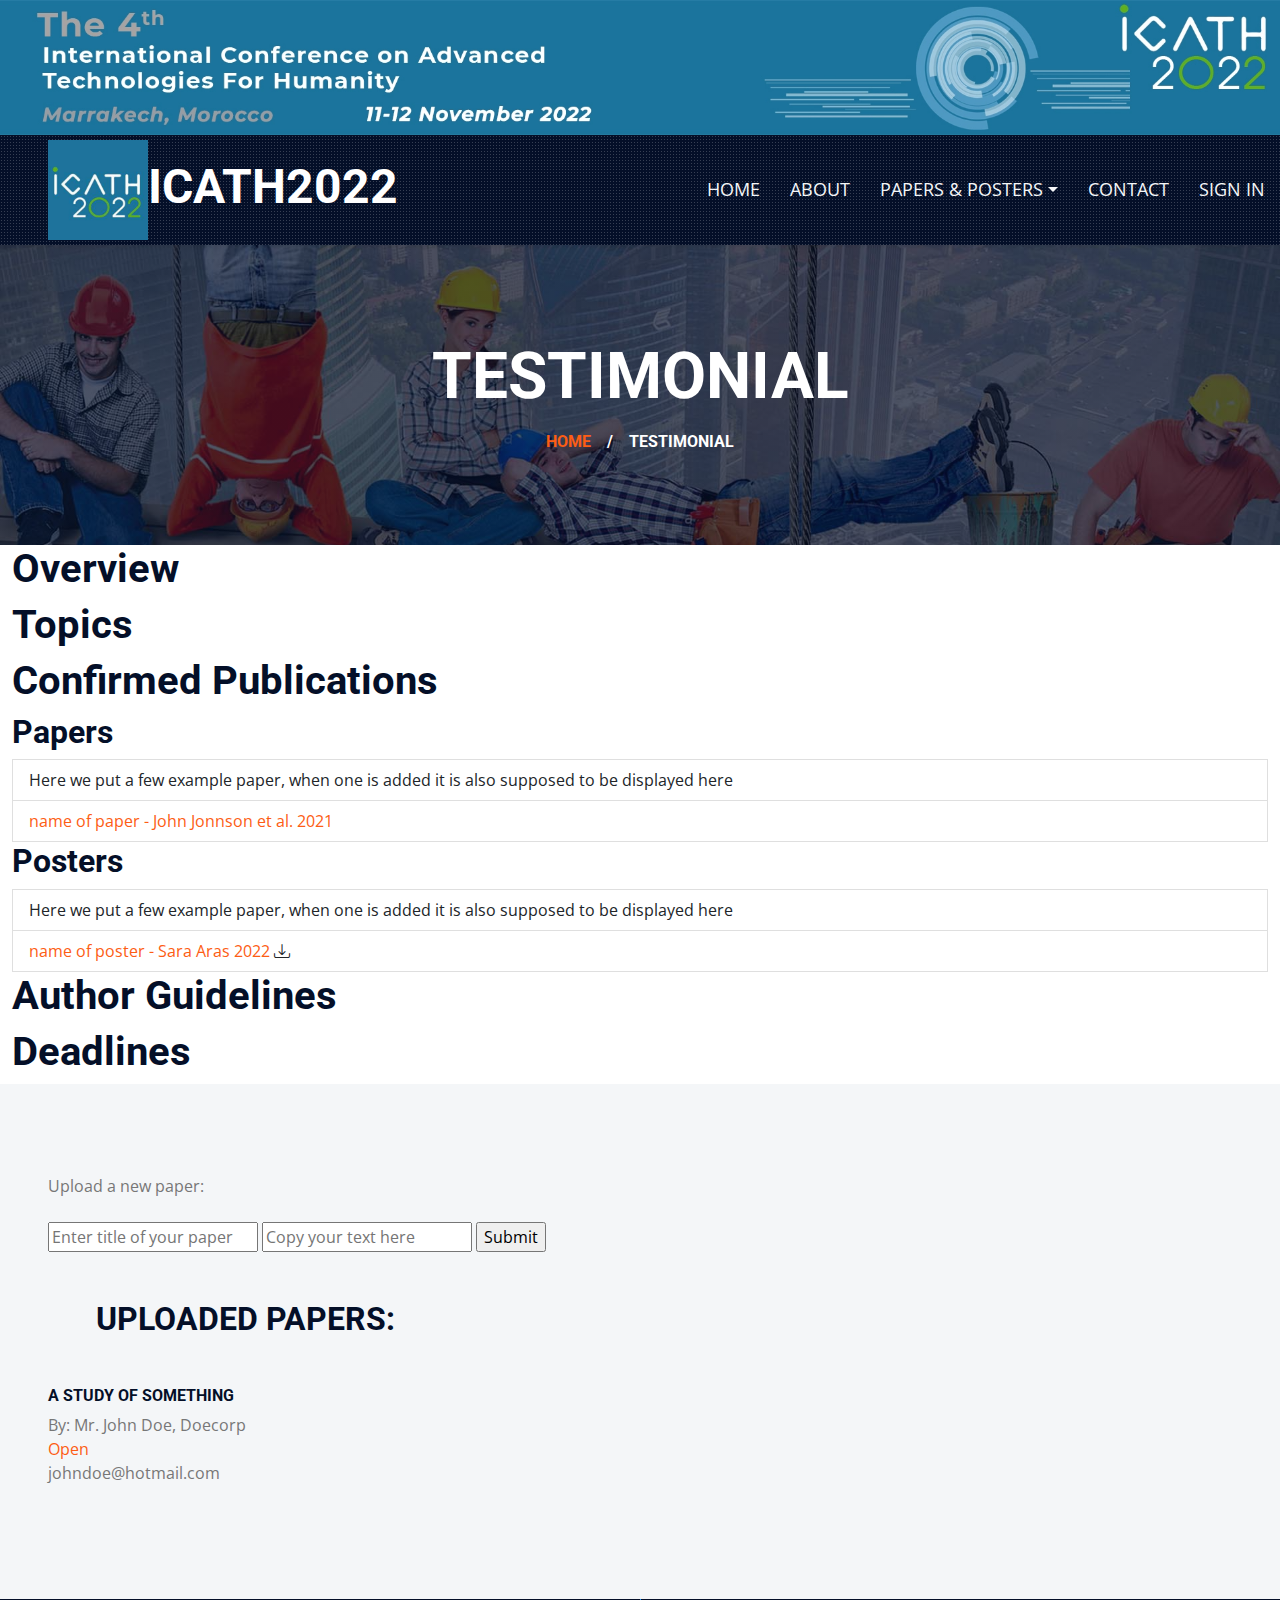
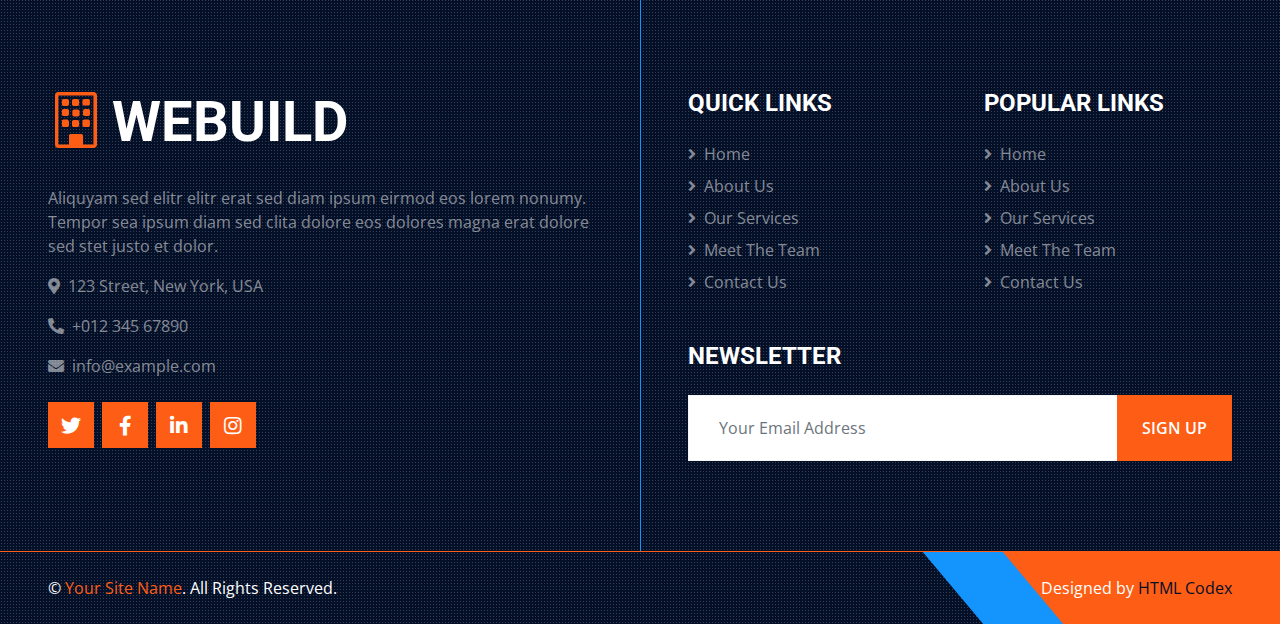
<file: adjustment_example_website/papers_and_posters.html>
<!DOCTYPE html>
<html lang="en">

<head>
    <meta charset="utf-8">
    <title>WEBUILD -  Construction Company Website Template Free</title>
    <meta content="width=device-width, initial-scale=1.0" name="viewport">
    <meta content="Free HTML Templates" name="keywords">
    <meta content="Free HTML Templates" name="description">

    <!-- Favicon -->
    <link href="img/icon.ico" rel="icon">

    <!-- Google Web Fonts -->
    <link rel="preconnect" href="https://fonts.gstatic.com">
    <link href="https://fonts.googleapis.com/css2?family=Open+Sans:wght@400;600&family=Roboto:wght@500;700&display=swap" rel="stylesheet"> 

    <!-- Icon Font Stylesheet -->
    <link href="https://cdnjs.cloudflare.com/ajax/libs/font-awesome/5.15.0/css/all.min.css" rel="stylesheet">
    <link href="https://cdn.jsdelivr.net/npm/bootstrap-icons@1.4.1/font/bootstrap-icons.css" rel="stylesheet">

    <!-- Libraries Stylesheet -->
    <link href="lib/owlcarousel/assets/owl.carousel.min.css" rel="stylesheet">
    <link href="lib/tempusdominus/css/tempusdominus-bootstrap-4.min.css" rel="stylesheet" />
    <link href="lib/lightbox/css/lightbox.min.css" rel="stylesheet">

    <!-- Customized Bootstrap Stylesheet -->
    <link href="css/bootstrap.min.css" rel="stylesheet">

    <!-- Template Stylesheet -->
    <link href="css/style.css" rel="stylesheet">

</head>

<body>
    <!-- Banner Start -->
    <div class="container-fluid p-0">
        <div class="row">
            <img src="img/icath_banner.webp" alt="ITAC_banner"/>
        </div>
    </div>
    <!-- Banner End -->

    <!-- Navbar Start -->
    <div id = "navbar" class="container-fluid sticky-top bg-dark bg-light-radial shadow-sm px-5 pe-lg-0" id="navbar">
    </div>
    <script src="js/nav.js"></script>
    <!-- Navbar End -->


    <!-- Page Header Start -->
    <div class="container-fluid page-header">
        <h1 class="display-3 text-uppercase text-white mb-3">Testimonial</h1>
        <div class="d-inline-flex text-white">
            <h6 class="text-uppercase m-0"><a href="">Home</a></h6>
            <h6 class="text-white m-0 px-3">/</h6>
            <h6 class="text-uppercase text-white m-0">Testimonial</h6>
        </div>
    </div>
    <!-- Page Header Start -->

    <!-- Overview Start -->
    <div id="overview" class="container-fluid">
        <h1>Overview</h1>
    </div>
    <!-- Overview End -->

    <!-- Topics Start -->
    <div id="topics" class="container-fluid">
        <h1>Topics</h1>
    </div>
    <!-- Topics End -->

    <!-- Confirmed Publications Start -->
    <div id="conf_publ" class="container-fluid">
        <h1>Confirmed Publications</h1>
        <h2>Papers</h2>
        <ul class = "list-group">
            <li class="list-group-item">Here we put a few example paper, when one is added it is also supposed to be displayed here</li>
            <li class="list-group-item"> <a href=test_paper.pdf target="_blank"> name of paper - John Jonnson et al. 2021</a></li>
        </ul>
        <h2>Posters</h2>
        <ul class = "list-group">
            <li class="list-group-item">Here we put a few example paper, when one is added it is also supposed to be displayed here</li>
            <li class="list-group-item"> <a href=test_paper.pdf target="_blank"> name of poster - Sara Aras 2022</a> <i class="bi bi-download"></i></li>
        </ul>
    </div>
    <!-- Confirmed Publications End -->

    <!-- Author Guidelines Start -->
    <div id="author_guidelines" class="container-fluid">
        <h1>Author Guidelines</h1>
    </div>
    <!-- Author Guidelines End -->

    <!-- Deadlines Start -->
    <div id="deadlines" class="container-fluid">
        <h1>Deadlines</h1>
    </div>
    <!-- Deadlines End -->

    <!-- Testimonial Start -->
    <div class="container-fluid bg-light py-6 px-5">
        <!-- File Uploader HTML-->
        <form onsubmit="return addPaper()">
            Upload a new paper: <br><br>
            <input type="text" placeholder="Enter title of your paper" name="papername" id="papername" required>
            <input type="text" id="myFile" name="filename" placeholder="Copy your text here" required>
            <input type="submit">
        </form><br><br>
        <div id="papersHere">
            <h2 class="text-uppercase m-0 px-5">Uploaded papers:</h6><br><br>
            <div>
                <h6 class="text-uppercase">A study of something</h6>
                <a>By: Mr. John Doe, Doecorp</a><br>
                <a href="papers/example1.txt" target="_blank">Open</a><br>
                <a>johndoe@hotmail.com</a><br><br>
            </div>
        </div>
    </div>

    <script type="text/javascript" src="js/users.js"></script>
    <!-- Testimonial End -->


    <!-- Footer Start -->
    <div class="footer container-fluid position-relative bg-dark bg-light-radial text-white-50 py-6 px-5">
        <div class="row g-5">
            <div class="col-lg-6 pe-lg-5">
                <a href="index.html" class="navbar-brand">
                    <h1 class="m-0 display-4 text-uppercase text-white"><i class="bi bi-building text-primary me-2"></i>WEBUILD</h1>
                </a>
                <p>Aliquyam sed elitr elitr erat sed diam ipsum eirmod eos lorem nonumy. Tempor sea ipsum diam  sed clita dolore eos dolores magna erat dolore sed stet justo et dolor.</p>
                <p><i class="fa fa-map-marker-alt me-2"></i>123 Street, New York, USA</p>
                <p><i class="fa fa-phone-alt me-2"></i>+012 345 67890</p>
                <p><i class="fa fa-envelope me-2"></i>info@example.com</p>
                <div class="d-flex justify-content-start mt-4">
                    <a class="btn btn-lg btn-primary btn-lg-square rounded-0 me-2" href="#"><i class="fab fa-twitter"></i></a>
                    <a class="btn btn-lg btn-primary btn-lg-square rounded-0 me-2" href="#"><i class="fab fa-facebook-f"></i></a>
                    <a class="btn btn-lg btn-primary btn-lg-square rounded-0 me-2" href="#"><i class="fab fa-linkedin-in"></i></a>
                    <a class="btn btn-lg btn-primary btn-lg-square rounded-0" href="#"><i class="fab fa-instagram"></i></a>
                </div>
            </div>
            <div class="col-lg-6 ps-lg-5">
                <div class="row g-5">
                    <div class="col-sm-6">
                        <h4 class="text-white text-uppercase mb-4">Quick Links</h4>
                        <div class="d-flex flex-column justify-content-start">
                            <a class="text-white-50 mb-2" href="#"><i class="fa fa-angle-right me-2"></i>Home</a>
                            <a class="text-white-50 mb-2" href="#"><i class="fa fa-angle-right me-2"></i>About Us</a>
                            <a class="text-white-50 mb-2" href="#"><i class="fa fa-angle-right me-2"></i>Our Services</a>
                            <a class="text-white-50 mb-2" href="#"><i class="fa fa-angle-right me-2"></i>Meet The Team</a>
                            <a class="text-white-50" href="#"><i class="fa fa-angle-right me-2"></i>Contact Us</a>
                        </div>
                    </div>
                    <div class="col-sm-6">
                        <h4 class="text-white text-uppercase mb-4">Popular Links</h4>
                        <div class="d-flex flex-column justify-content-start">
                            <a class="text-white-50 mb-2" href="#"><i class="fa fa-angle-right me-2"></i>Home</a>
                            <a class="text-white-50 mb-2" href="#"><i class="fa fa-angle-right me-2"></i>About Us</a>
                            <a class="text-white-50 mb-2" href="#"><i class="fa fa-angle-right me-2"></i>Our Services</a>
                            <a class="text-white-50 mb-2" href="#"><i class="fa fa-angle-right me-2"></i>Meet The Team</a>
                            <a class="text-white-50" href="#"><i class="fa fa-angle-right me-2"></i>Contact Us</a>
                        </div>
                    </div>
                    <div class="col-sm-12">
                        <h4 class="text-white text-uppercase mb-4">Newsletter</h4>
                        <div class="w-100">
                            <div class="input-group">
                                <input type="text" class="form-control border-light" style="padding: 20px 30px;" placeholder="Your Email Address"><button class="btn btn-primary px-4">Sign Up</button>
                            </div>
                        </div>
                    </div>
                </div>
            </div>
        </div>
    </div>
    <div class="container-fluid bg-dark bg-light-radial text-white border-top border-primary px-0">
        <div class="d-flex flex-column flex-md-row justify-content-between">
            <div class="py-4 px-5 text-center text-md-start">
                <p class="mb-0">&copy; <a class="text-primary" href="#">Your Site Name</a>. All Rights Reserved.</p>
            </div>
            <div class="py-4 px-5 bg-primary footer-shape position-relative text-center text-md-end">
                <p class="mb-0">Designed by <a class="text-dark" href="https://htmlcodex.com">HTML Codex</a></p>
            </div>
        </div>
    </div>
    <!-- Footer End -->


    <!-- Back to Top -->
    <a href="#" class="btn btn-lg btn-primary btn-lg-square back-to-top"><i class="bi bi-arrow-up"></i></a>


    <!-- JavaScript Libraries -->
    <script src="https://code.jquery.com/jquery-3.4.1.min.js"></script>
    <script src="https://cdn.jsdelivr.net/npm/bootstrap@5.0.0/dist/js/bootstrap.bundle.min.js"></script>
    <script src="lib/easing/easing.min.js"></script>
    <script src="lib/waypoints/waypoints.min.js"></script>
    <script src="lib/owlcarousel/owl.carousel.min.js"></script>
    <script src="lib/tempusdominus/js/moment.min.js"></script>
    <script src="lib/tempusdominus/js/moment-timezone.min.js"></script>
    <script src="lib/tempusdominus/js/tempusdominus-bootstrap-4.min.js"></script>
    <script src="lib/isotope/isotope.pkgd.min.js"></script>
    <script src="lib/lightbox/js/lightbox.min.js"></script>

    <!-- Template Javascript -->
    <script src="js/main.js"></script>
</body>

</html>
</file>
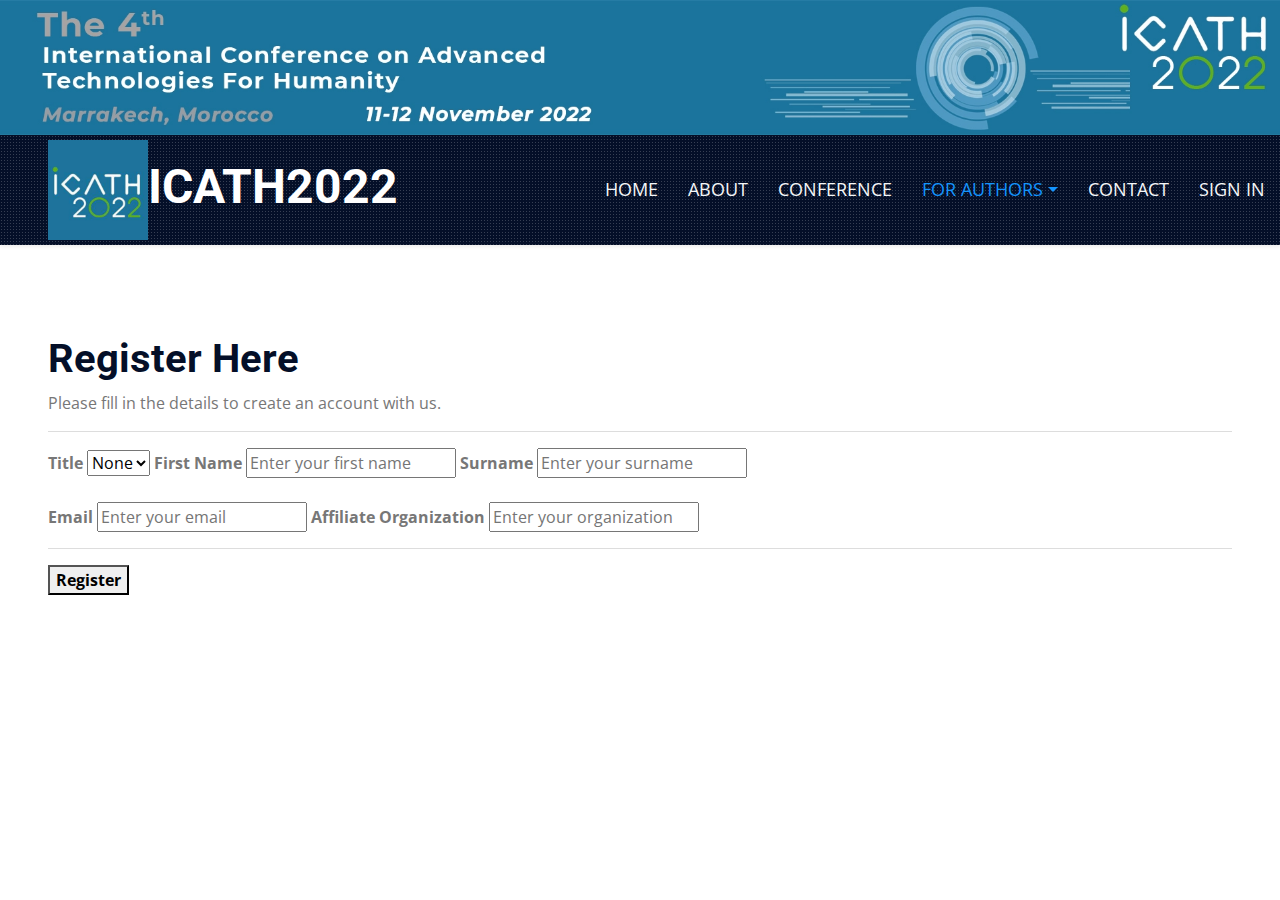
<file: adjustment_example_website/registration.html>
<!DOCTYPE html>
<html lang="en">

<head>
    <meta charset="utf-8">
    <title>WEBUILD -  Construction Company Website Template Free</title>
    <meta content="width=device-width, initial-scale=1.0" name="viewport">
    <meta content="Free HTML Templates" name="keywords">
    <meta content="Free HTML Templates" name="description">

    <!-- Favicon -->
    <link href="img/icon.ico" rel="icon">

    <!-- Google Web Fonts -->
    <link rel="preconnect" href="https://fonts.gstatic.com">
    <link href="https://fonts.googleapis.com/css2?family=Open+Sans:wght@400;600&family=Roboto:wght@500;700&display=swap" rel="stylesheet"> 

    <!-- Icon Font Stylesheet -->
    <link href="https://cdnjs.cloudflare.com/ajax/libs/font-awesome/5.15.0/css/all.min.css" rel="stylesheet">
    <link href="https://cdn.jsdelivr.net/npm/bootstrap-icons@1.4.1/font/bootstrap-icons.css" rel="stylesheet">

    <!-- Libraries Stylesheet -->
    <link href="lib/owlcarousel/assets/owl.carousel.min.css" rel="stylesheet">
    <link href="lib/tempusdominus/css/tempusdominus-bootstrap-4.min.css" rel="stylesheet" />
    <link href="lib/lightbox/css/lightbox.min.css" rel="stylesheet">

    <!-- Customized Bootstrap Stylesheet -->
    <link href="css/bootstrap.min.css" rel="stylesheet">

    <!-- Template Stylesheet -->
    <link href="css/style.css" rel="stylesheet">

</head>

<body>
    <!-- Banner Start -->
    <div class="container-fluid p-0">
        <div class="row">
            <img src="img/icath_banner.webp" alt="ITAC_banner"/>
        </div>
    </div>
    <!-- Banner End -->

    <!-- Navbar Start -->
    <div class="container-fluid sticky-top bg-dark bg-light-radial shadow-sm px-5 pe-lg-0" id="navbar">
        <nav class="navbar navbar-expand-lg bg-dark bg-light-radial navbar-dark py-3 py-lg-0">
            <a href="index.html" class="navbar-brand">
                <h1 class="m-0 display-5 text-uppercase text-white"><img src="img/ICATH_logo.jpg" alt="ITAC_image" width="100" height="100"/>ICATH2022</h1>
            </a>
            <button class="navbar-toggler" type="button" data-bs-toggle="collapse" data-bs-target="#navbarCollapse">
                <span class="navbar-toggler-icon"></span>
            </button>
            <div class="collapse navbar-collapse" id="navbarCollapse">
                <div class="navbar-nav ms-auto py-0 px-0">
                    <a href="index.html" class="nav-item nav-link">Home</a>
                    <a href="about.html" class="nav-item nav-link">About</a>
                    <a href="conference.html" class="nav-item nav-link">Conference</a>
                    <div class="nav-item dropdown">
                        <a href="#" class="nav-link dropdown-toggle active" data-bs-toggle="dropdown">For Authors</a>
                        <div class="dropdown-menu m-0 bg-dark bg-light-radial">
                            <a href="topic.html" class="dropdown-item text-white">Topics</a>
                            <a href="author_guidelines.html" class="dropdown-item text-white">Author Guidelines</a>
                            <a href="papers_and_posters.html" class="dropdown-item text-white">Confirmed Papers & Posters</a>
                            <a href="deadlines.html" class="dropdown-item text-white">Deadlines</a>
                            <a href="registration.html" class="dropdown-item text-white">Register</a>
                        </div>
                    </div>
                    <a href="contact.html" class="nav-item nav-link">Contact</a>
                    <a href="sign_in.html" class="nav-item nav-link">Sign in</a>
                </div>
            </div>
        </nav>
    </div>
    <!-- Navbar End -->
    
    <!-- Registration form start -->
    <form onsubmit="return registerUser()">
        <div class="container-fluid py-6 px-5">
            <h1>Register Here</h1>
            <p>Please fill in the details to create an account with us.</p>
            <hr>
            <label for="title"><b>Title</b></label>
            <select name="title" id="titleselect">
                <option value="" selected="selected">None</option>
                <option value="Ms.">Ms.</option>
                <option value="Mrs.">Mrs.</option>
                <option value="Mr.">Mr.</option>
                <option value="Dr.">Dr.</option>
                <option value="Prof.">Prof.</option>
                <option value="Doc.">Doc.</option>
            </select>
            <label for="firstName"><b>First Name</b></label>
            <input type="text" placeholder="Enter your first name" name="firstName" id="firstName" required>
            <label for="surname"><b>Surname</b></label>
            <input type="text" placeholder="Enter your surname" name="surname" id="surname" required><br><br>
            <label for="email"><b>Email</b></label>
            <input type="text" placeholder="Enter your email" name="email" id="email" required>
            <label for="affiliateOrganization"><b>Affiliate Organization</b></label>
            <input type="text" placeholder="Enter your organization" name="affiliateOrganization" id="affiliateOrganization" required>
            <hr>
            <button type="submit" class="registerbtn"><strong>Register</strong></button>
        </div>      
    </form>
    <!-- Registration form end -->
    <script type="text/javascript" src="js/users.js"></script>

</body>
</html>
</file>
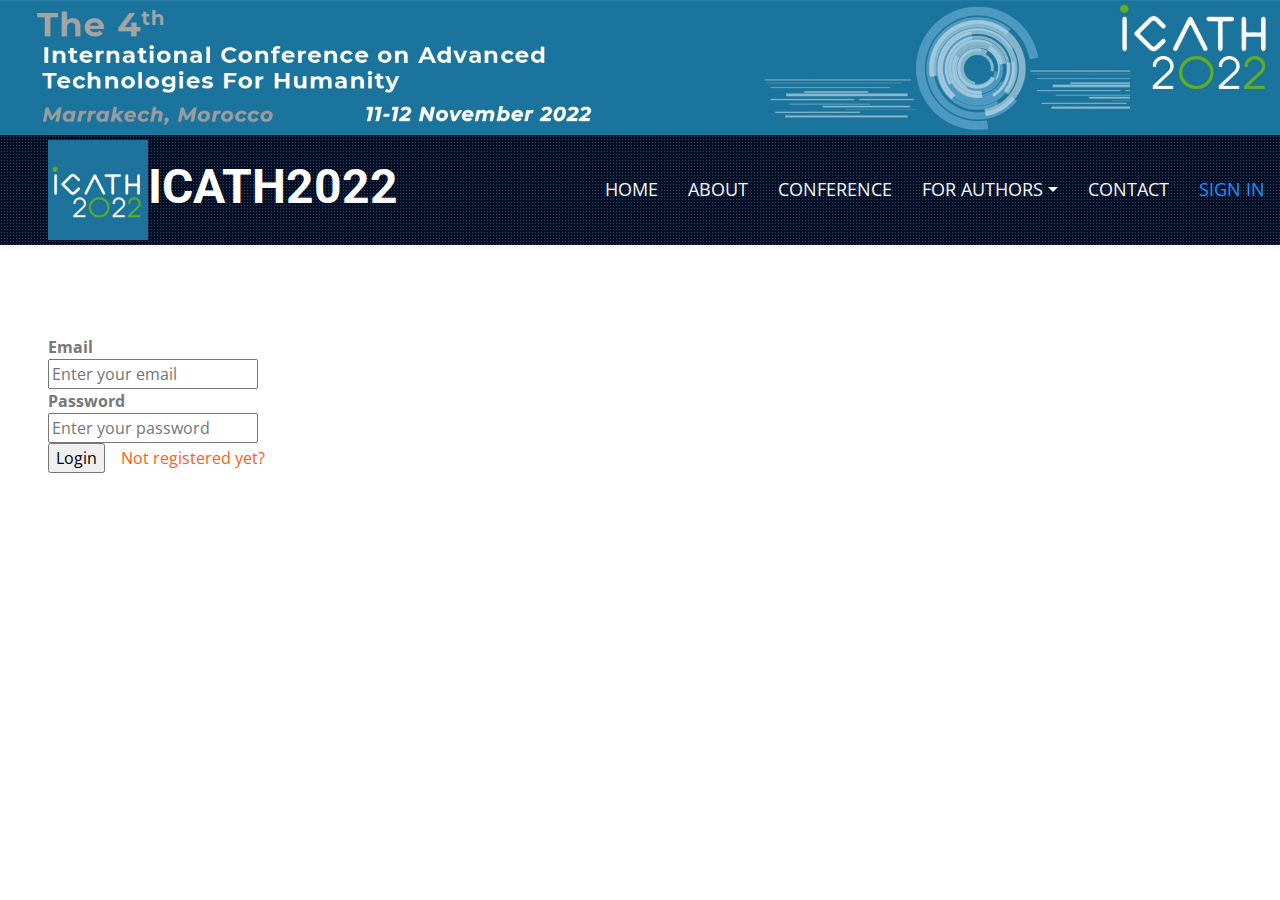
<file: adjustment_example_website/sign_in.html>
<!DOCTYPE html>
<html lang="en">

<head>
    <meta charset="utf-8">
    <title>WEBUILD -  Construction Company Website Template Free</title>
    <meta content="width=device-width, initial-scale=1.0" name="viewport">
    <meta content="Free HTML Templates" name="keywords">
    <meta content="Free HTML Templates" name="description">

    <!-- Favicon -->
    <link href="img/icon.ico" rel="icon">

    <!-- Google Web Fonts -->
    <link rel="preconnect" href="https://fonts.gstatic.com">
    <link href="https://fonts.googleapis.com/css2?family=Open+Sans:wght@400;600&family=Roboto:wght@500;700&display=swap" rel="stylesheet"> 

    <!-- Icon Font Stylesheet -->
    <link href="https://cdnjs.cloudflare.com/ajax/libs/font-awesome/5.15.0/css/all.min.css" rel="stylesheet">
    <link href="https://cdn.jsdelivr.net/npm/bootstrap-icons@1.4.1/font/bootstrap-icons.css" rel="stylesheet">

    <!-- Libraries Stylesheet -->
    <link href="lib/owlcarousel/assets/owl.carousel.min.css" rel="stylesheet">
    <link href="lib/tempusdominus/css/tempusdominus-bootstrap-4.min.css" rel="stylesheet" />
    <link href="lib/lightbox/css/lightbox.min.css" rel="stylesheet">

    <!-- Customized Bootstrap Stylesheet -->
    <link href="css/bootstrap.min.css" rel="stylesheet">

    <!-- Template Stylesheet -->
    <link href="css/style.css" rel="stylesheet">

</head>

<body>
    <!-- Banner Start -->
    <div class="container-fluid p-0">
        <div class="row">
            <img src="img/icath_banner.webp" alt="ITAC_banner"/>
        </div>
    </div>
    <!-- Banner End -->

    <!-- Navbar Start -->
    <div class="container-fluid sticky-top bg-dark bg-light-radial shadow-sm px-5 pe-lg-0" id="navbar">
        <nav class="navbar navbar-expand-lg bg-dark bg-light-radial navbar-dark py-3 py-lg-0">
            <a href="index.html" class="navbar-brand">
                <h1 class="m-0 display-5 text-uppercase text-white"><img src="img/ICATH_logo.jpg" alt="ITAC_image" width="100" height="100"/>ICATH2022</h1>
            </a>
            <button class="navbar-toggler" type="button" data-bs-toggle="collapse" data-bs-target="#navbarCollapse">
                <span class="navbar-toggler-icon"></span>
            </button>
            <div class="collapse navbar-collapse" id="navbarCollapse">
                <div class="navbar-nav ms-auto py-0 px-0">
                    <a href="index.html" class="nav-item nav-link">Home</a>
                    <a href="about.html" class="nav-item nav-link">About</a>
                    <a href="conference.html" class="nav-item nav-link">Conference</a>
                    <div class="nav-item dropdown">
                        <a href="#" class="nav-link dropdown-toggle" data-bs-toggle="dropdown">For Authors</a>
                        <div class="dropdown-menu m-0 bg-dark bg-light-radial">
                            <a href="topic.html" class="dropdown-item text-white">Topics</a>
                            <a href="author_guidelines.html" class="dropdown-item text-white">Author Guidelines</a>
                            <a href="papers_and_posters.html" class="dropdown-item text-white">Confirmed Papers & Posters</a>
                            <a href="deadlines.html" class="dropdown-item text-white">Deadlines</a>
                            <a href="registration.html" class="dropdown-item text-white">Register</a>
                        </div>
                    </div>
                    <a href="contact.html" class="nav-item nav-link">Contact</a>
                    <a href="sign_in.html" class="nav-item nav-link active">Sign in</a>
                </div>
            </div>
        </nav>
    </div>
    <!-- Navbar End -->
    <div>
        <div class="container-fluid py-6 px-5">
            <label for="email"><b>Email</b></label><br />
            <input type="text" placeholder="Enter your email" name="email" id="email" required><br />
            <label for="password"><b>Password</b></label><br />
            <input type="password" placeholder = "Enter your password" id="password" name="password"><br />
            <input type="submit" value="Login">
            <a href="registration.html" class="container">Not registered yet? </a>
        </div>
    </div>



    <!-- JavaScript Libraries -->
    <script src="https://code.jquery.com/jquery-3.4.1.min.js"></script>
    <script src="https://cdn.jsdelivr.net/npm/bootstrap@5.0.0/dist/js/bootstrap.bundle.min.js"></script>
    <script src="lib/easing/easing.min.js"></script>
    <script src="lib/waypoints/waypoints.min.js"></script>
    <script src="lib/owlcarousel/owl.carousel.min.js"></script>
    <script src="lib/tempusdominus/js/moment.min.js"></script>
    <script src="lib/tempusdominus/js/moment-timezone.min.js"></script>
    <script src="lib/tempusdominus/js/tempusdominus-bootstrap-4.min.js"></script>
    <script src="lib/isotope/isotope.pkgd.min.js"></script>
    <script src="lib/lightbox/js/lightbox.min.js"></script>

    <!-- Template Javascript -->
    <script src="js/main.js"></script>

</body>
</html>
</file>
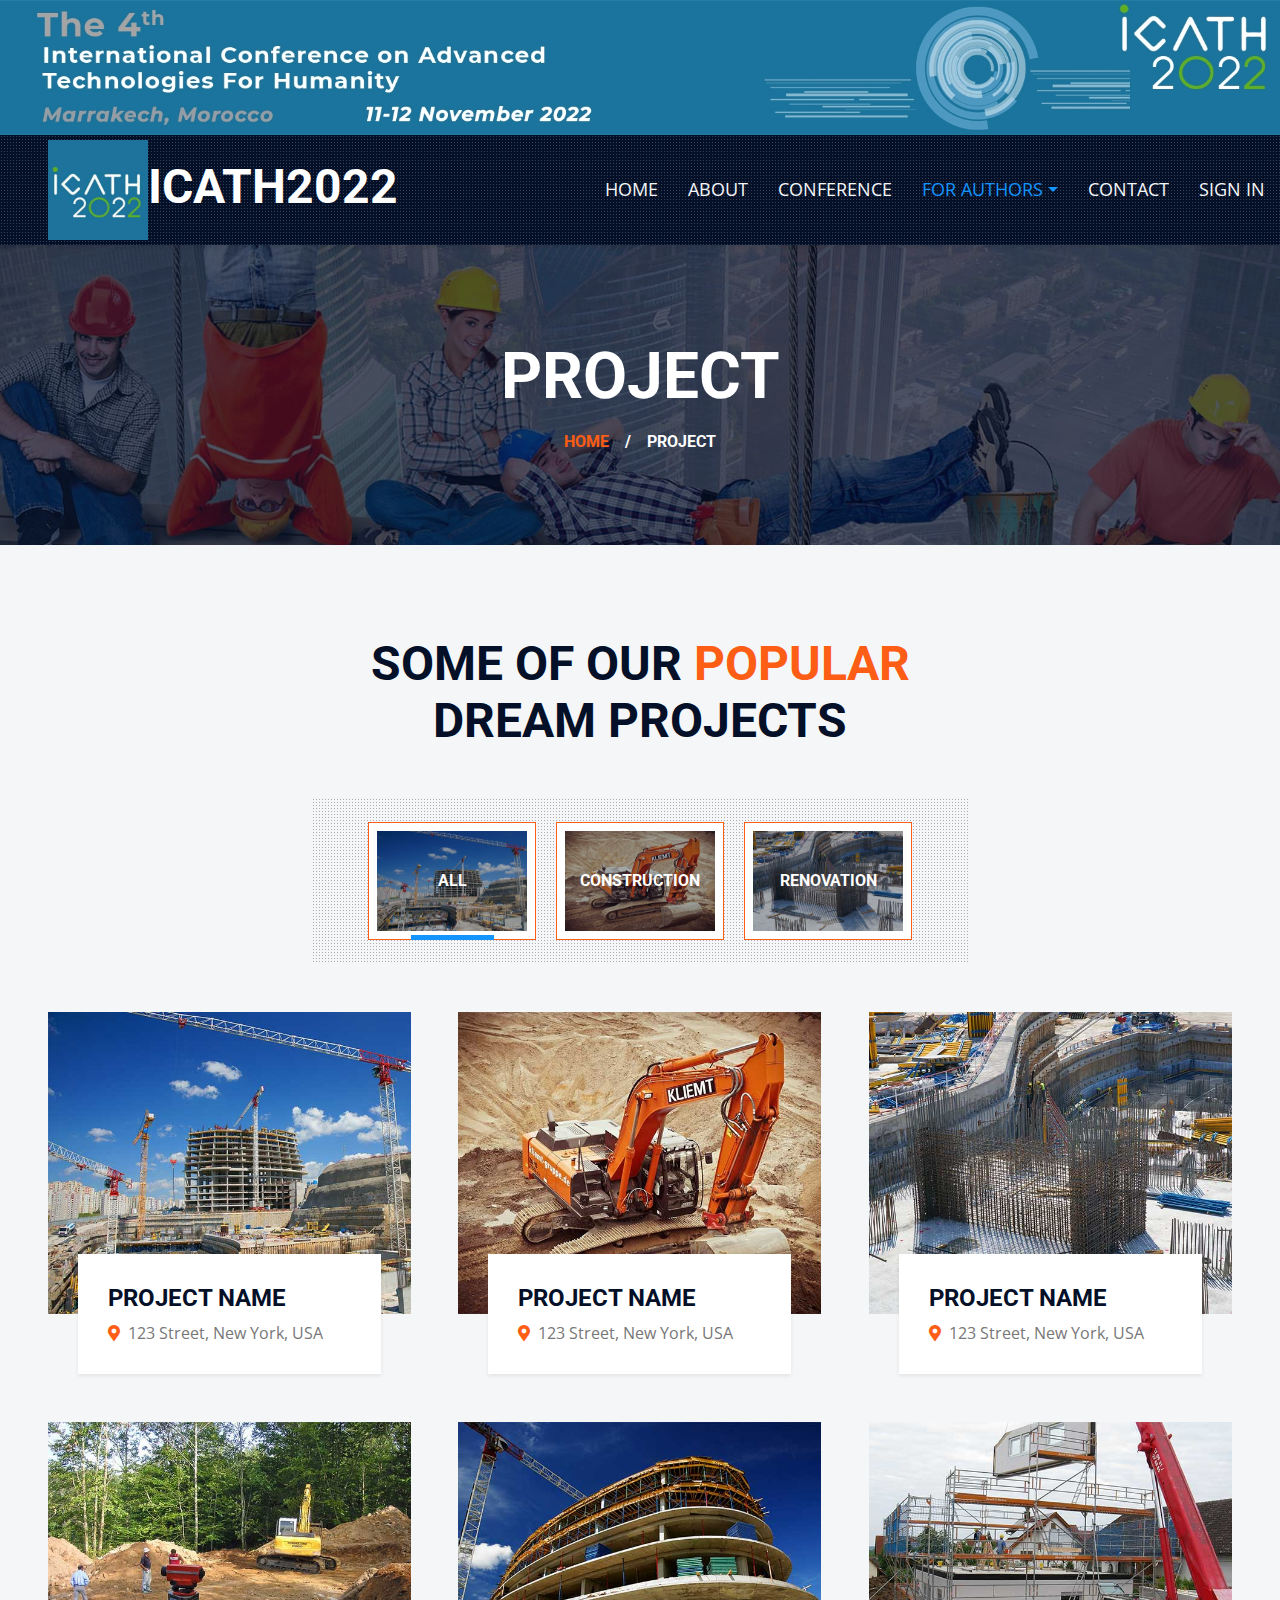
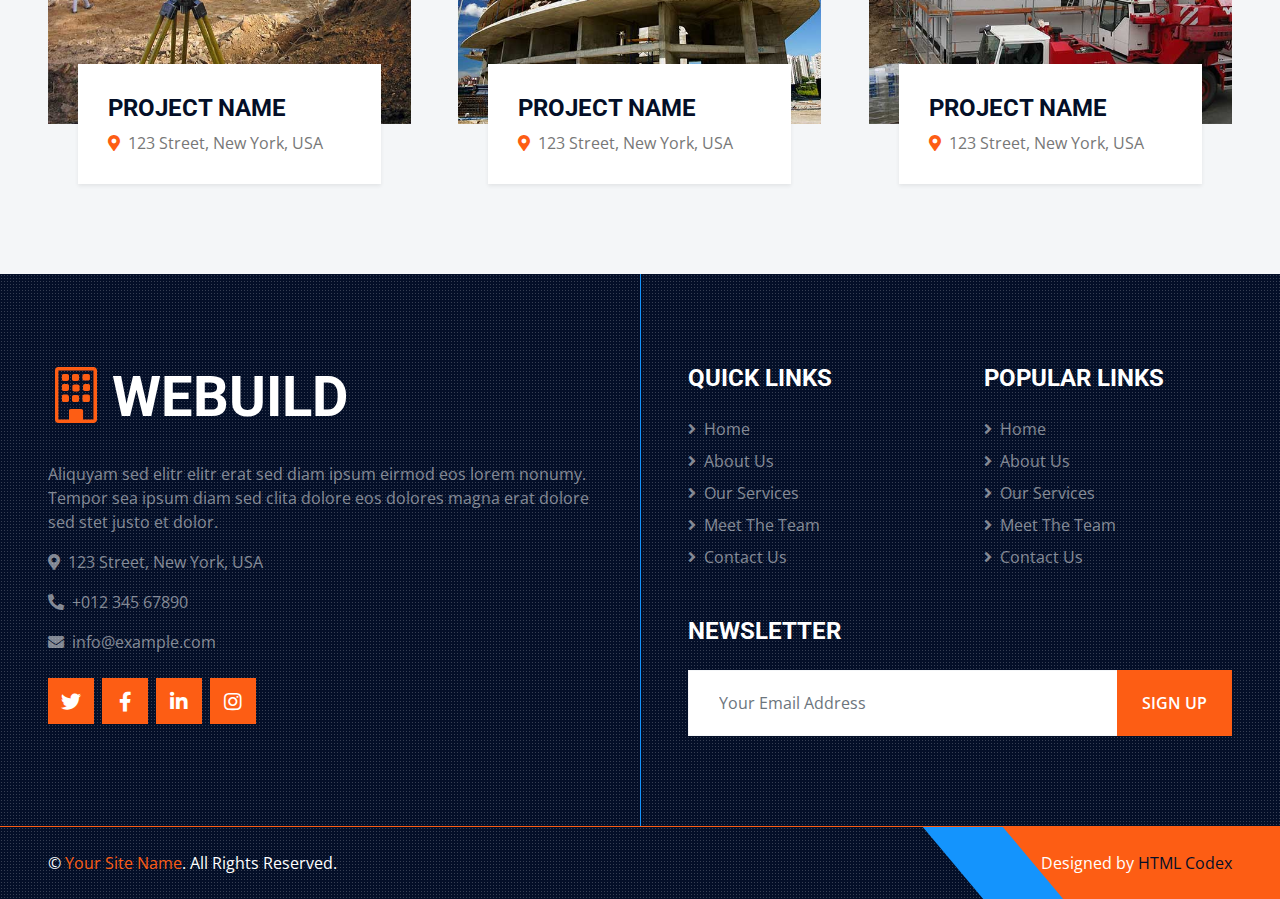
<file: adjustment_example_website/topic.html>
<!DOCTYPE html>
<html lang="en">

<head>
    <meta charset="utf-8">
    <title>WEBUILD -  Construction Company Website Template Free</title>
    <meta content="width=device-width, initial-scale=1.0" name="viewport">
    <meta content="Free HTML Templates" name="keywords">
    <meta content="Free HTML Templates" name="description">

    <!-- Favicon -->
    <link href="img/icon.ico" rel="icon">

    <!-- Google Web Fonts -->
    <link rel="preconnect" href="https://fonts.gstatic.com">
    <link href="https://fonts.googleapis.com/css2?family=Open+Sans:wght@400;600&family=Roboto:wght@500;700&display=swap" rel="stylesheet"> 

    <!-- Icon Font Stylesheet -->
    <link href="https://cdnjs.cloudflare.com/ajax/libs/font-awesome/5.15.0/css/all.min.css" rel="stylesheet">
    <link href="https://cdn.jsdelivr.net/npm/bootstrap-icons@1.4.1/font/bootstrap-icons.css" rel="stylesheet">

    <!-- Libraries Stylesheet -->
    <link href="lib/owlcarousel/assets/owl.carousel.min.css" rel="stylesheet">
    <link href="lib/tempusdominus/css/tempusdominus-bootstrap-4.min.css" rel="stylesheet" />
    <link href="lib/lightbox/css/lightbox.min.css" rel="stylesheet">

    <!-- Customized Bootstrap Stylesheet -->
    <link href="css/bootstrap.min.css" rel="stylesheet">

    <!-- Template Stylesheet -->
    <link href="css/style.css" rel="stylesheet">

</head>

<body>
    <!-- Banner Start -->
    <div class="container-fluid p-0">
        <div class="row">
            <img src="img/icath_banner.webp" alt="ITAC_banner"/>
        </div>
    </div>
    <!-- Banner End -->

    <!-- Navbar Start -->
    <div class="container-fluid sticky-top bg-dark bg-light-radial shadow-sm px-5 pe-lg-0" id="navbar">
        <nav class="navbar navbar-expand-lg bg-dark bg-light-radial navbar-dark py-3 py-lg-0">
            <a href="index.html" class="navbar-brand">
                <h1 class="m-0 display-5 text-uppercase text-white"><img src="img/ICATH_logo.jpg" alt="ITAC_image" width="100" height="100"/>ICATH2022</h1>
            </a>
            <button class="navbar-toggler" type="button" data-bs-toggle="collapse" data-bs-target="#navbarCollapse">
                <span class="navbar-toggler-icon"></span>
            </button>
            <div class="collapse navbar-collapse" id="navbarCollapse">
                <div class="navbar-nav ms-auto py-0 px-0">
                    <a href="index.html" class="nav-item nav-link">Home</a>
                    <a href="about.html" class="nav-item nav-link">About</a>
                    <a href="conference.html" class="nav-item nav-link">Conference</a>
                    <div class="nav-item dropdown">
                        <a href="#" class="nav-link dropdown-toggle active" data-bs-toggle="dropdown">For Authors</a>
                        <div class="dropdown-menu m-0 bg-dark bg-light-radial">
                            <a href="topic.html" class="dropdown-item text-white">Topics</a>
                            <a href="author_guidelines.html" class="dropdown-item text-white">Author Guidelines</a>
                            <a href="papers_and_posters.html" class="dropdown-item text-white">Confirmed Papers & Posters</a>
                            <a href="deadlines.html" class="dropdown-item text-white">Deadlines</a>
                            <a href="registration.html" class="dropdown-item text-white">Register</a>
                        </div>
                    </div>
                    <a href="contact.html" class="nav-item nav-link">Contact</a>
                    <a href="registration.html" class="nav-item nav-link">Sign in</a>
                </div>
            </div>
        </nav>
    </div>
    <!-- Navbar End -->


    <!-- Page Header Start -->
    <div class="container-fluid page-header">
        <h1 class="display-3 text-uppercase text-white mb-3">Project</h1>
        <div class="d-inline-flex text-white">
            <h6 class="text-uppercase m-0"><a href="">Home</a></h6>
            <h6 class="text-white m-0 px-3">/</h6>
            <h6 class="text-uppercase text-white m-0">Project</h6>
        </div>
    </div>
    <!-- Page Header Start -->
    

    <!-- Portfolio Start -->
    <div class="container-fluid bg-light py-6 px-5">
        <div class="text-center mx-auto mb-5" style="max-width: 600px;">
            <h1 class="display-5 text-uppercase mb-4">Some Of Our <span class="text-primary">Popular</span> Dream Projects</h1>
        </div>
        <div class="row gx-5">
            <div class="col-12 text-center">
                <div class="d-inline-block bg-dark-radial text-center pt-4 px-5 mb-5">
                    <ul class="list-inline mb-0" id="portfolio-flters">
                        <li class="btn btn-outline-primary bg-white p-2 active mx-2 mb-4" data-filter="*">
                            <img src="img/portfolio-1.jpg" style="width: 150px; height: 100px;">
                            <div class="position-absolute top-0 start-0 end-0 bottom-0 m-2 d-flex align-items-center justify-content-center" style="background: rgba(4, 15, 40, .3);">
                                <h6 class="text-white text-uppercase m-0">All</h6>
                            </div>
                        </li>
                        <li class="btn btn-outline-primary bg-white p-2 mx-2 mb-4" data-filter=".first">
                            <img src="img/portfolio-2.jpg" style="width: 150px; height: 100px;">
                            <div class="position-absolute top-0 start-0 end-0 bottom-0 m-2 d-flex align-items-center justify-content-center" style="background: rgba(4, 15, 40, .3);">
                                <h6 class="text-white text-uppercase m-0">Construction</h6>
                            </div>
                        </li>
                        <li class="btn btn-outline-primary bg-white p-2 mx-2 mb-4" data-filter=".second">
                            <img src="img/portfolio-3.jpg" style="width: 150px; height: 100px;">
                            <div class="position-absolute top-0 start-0 end-0 bottom-0 m-2 d-flex align-items-center justify-content-center" style="background: rgba(4, 15, 40, .3);">
                                <h6 class="text-white text-uppercase m-0">Renovation</h6>
                            </div>
                        </li>
                    </ul>
                </div>
            </div>
        </div>
        <div class="row g-5 portfolio-container">
            <div class="col-xl-4 col-lg-6 col-md-6 portfolio-item first">
                <div class="position-relative portfolio-box">
                    <img class="img-fluid w-100" src="img/portfolio-1.jpg" alt="">
                    <a class="portfolio-title shadow-sm" href="">
                        <p class="h4 text-uppercase">Project Name</p>
                        <span class="text-body"><i class="fa fa-map-marker-alt text-primary me-2"></i>123 Street, New York, USA</span>
                    </a>
                    <a class="portfolio-btn" href="img/portfolio-1.jpg" data-lightbox="portfolio">
                        <i class="bi bi-plus text-white"></i>
                    </a>
                </div>
            </div>
            <div class="col-xl-4 col-lg-6 col-md-6 portfolio-item second">
                <div class="position-relative portfolio-box">
                    <img class="img-fluid w-100" src="img/portfolio-2.jpg" alt="">
                    <a class="portfolio-title shadow-sm" href="">
                        <p class="h4 text-uppercase">Project Name</p>
                        <span class="text-body"><i class="fa fa-map-marker-alt text-primary me-2"></i>123 Street, New York, USA</span>
                    </a>
                    <a class="portfolio-btn" href="img/portfolio-2.jpg" data-lightbox="portfolio">
                        <i class="bi bi-plus text-white"></i>
                    </a>
                </div>
            </div>
            <div class="col-xl-4 col-lg-6 col-md-6 portfolio-item first">
                <div class="position-relative portfolio-box">
                    <img class="img-fluid w-100" src="img/portfolio-3.jpg" alt="">
                    <a class="portfolio-title shadow-sm" href="">
                        <p class="h4 text-uppercase">Project Name</p>
                        <span class="text-body"><i class="fa fa-map-marker-alt text-primary me-2"></i>123 Street, New York, USA</span>
                    </a>
                    <a class="portfolio-btn" href="img/portfolio-3.jpg" data-lightbox="portfolio">
                        <i class="bi bi-plus text-white"></i>
                    </a>
                </div>
            </div>
            <div class="col-xl-4 col-lg-6 col-md-6 portfolio-item second">
                <div class="position-relative portfolio-box">
                    <img class="img-fluid w-100" src="img/portfolio-4.jpg" alt="">
                    <a class="portfolio-title shadow-sm" href="">
                        <p class="h4 text-uppercase">Project Name</p>
                        <span class="text-body"><i class="fa fa-map-marker-alt text-primary me-2"></i>123 Street, New York, USA</span>
                    </a>
                    <a class="portfolio-btn" href="img/portfolio-4.jpg" data-lightbox="portfolio">
                        <i class="bi bi-plus text-white"></i>
                    </a>
                </div>
            </div>
            <div class="col-xl-4 col-lg-6 col-md-6 portfolio-item first">
                <div class="position-relative portfolio-box">
                    <img class="img-fluid w-100" src="img/portfolio-5.jpg" alt="">
                    <a class="portfolio-title shadow-sm" href="">
                        <p class="h4 text-uppercase">Project Name</p>
                        <span class="text-body"><i class="fa fa-map-marker-alt text-primary me-2"></i>123 Street, New York, USA</span>
                    </a>
                    <a class="portfolio-btn" href="img/portfolio-5.jpg" data-lightbox="portfolio">
                        <i class="bi bi-plus text-white"></i>
                    </a>
                </div>
            </div>
            <div class="col-xl-4 col-lg-6 col-md-6 portfolio-item second">
                <div class="position-relative portfolio-box">
                    <img class="img-fluid w-100" src="img/portfolio-6.jpg" alt="">
                    <a class="portfolio-title shadow-sm" href="">
                        <p class="h4 text-uppercase">Project Name</p>
                        <span class="text-body"><i class="fa fa-map-marker-alt text-primary me-2"></i>123 Street, New York, USA</span>
                    </a>
                    <a class="portfolio-btn" href="img/portfolio-6.jpg" data-lightbox="portfolio">
                        <i class="bi bi-plus text-white"></i>
                    </a>
                </div>
            </div>
        </div>
    </div>
    <!-- Portfolio End -->
    

    <!-- Footer Start -->
    <div class="footer container-fluid position-relative bg-dark bg-light-radial text-white-50 py-6 px-5">
        <div class="row g-5">
            <div class="col-lg-6 pe-lg-5">
                <a href="index.html" class="navbar-brand">
                    <h1 class="m-0 display-4 text-uppercase text-white"><i class="bi bi-building text-primary me-2"></i>WEBUILD</h1>
                </a>
                <p>Aliquyam sed elitr elitr erat sed diam ipsum eirmod eos lorem nonumy. Tempor sea ipsum diam  sed clita dolore eos dolores magna erat dolore sed stet justo et dolor.</p>
                <p><i class="fa fa-map-marker-alt me-2"></i>123 Street, New York, USA</p>
                <p><i class="fa fa-phone-alt me-2"></i>+012 345 67890</p>
                <p><i class="fa fa-envelope me-2"></i>info@example.com</p>
                <div class="d-flex justify-content-start mt-4">
                    <a class="btn btn-lg btn-primary btn-lg-square rounded-0 me-2" href="#"><i class="fab fa-twitter"></i></a>
                    <a class="btn btn-lg btn-primary btn-lg-square rounded-0 me-2" href="#"><i class="fab fa-facebook-f"></i></a>
                    <a class="btn btn-lg btn-primary btn-lg-square rounded-0 me-2" href="#"><i class="fab fa-linkedin-in"></i></a>
                    <a class="btn btn-lg btn-primary btn-lg-square rounded-0" href="#"><i class="fab fa-instagram"></i></a>
                </div>
            </div>
            <div class="col-lg-6 ps-lg-5">
                <div class="row g-5">
                    <div class="col-sm-6">
                        <h4 class="text-white text-uppercase mb-4">Quick Links</h4>
                        <div class="d-flex flex-column justify-content-start">
                            <a class="text-white-50 mb-2" href="#"><i class="fa fa-angle-right me-2"></i>Home</a>
                            <a class="text-white-50 mb-2" href="#"><i class="fa fa-angle-right me-2"></i>About Us</a>
                            <a class="text-white-50 mb-2" href="#"><i class="fa fa-angle-right me-2"></i>Our Services</a>
                            <a class="text-white-50 mb-2" href="#"><i class="fa fa-angle-right me-2"></i>Meet The Team</a>
                            <a class="text-white-50" href="#"><i class="fa fa-angle-right me-2"></i>Contact Us</a>
                        </div>
                    </div>
                    <div class="col-sm-6">
                        <h4 class="text-white text-uppercase mb-4">Popular Links</h4>
                        <div class="d-flex flex-column justify-content-start">
                            <a class="text-white-50 mb-2" href="#"><i class="fa fa-angle-right me-2"></i>Home</a>
                            <a class="text-white-50 mb-2" href="#"><i class="fa fa-angle-right me-2"></i>About Us</a>
                            <a class="text-white-50 mb-2" href="#"><i class="fa fa-angle-right me-2"></i>Our Services</a>
                            <a class="text-white-50 mb-2" href="#"><i class="fa fa-angle-right me-2"></i>Meet The Team</a>
                            <a class="text-white-50" href="#"><i class="fa fa-angle-right me-2"></i>Contact Us</a>
                        </div>
                    </div>
                    <div class="col-sm-12">
                        <h4 class="text-white text-uppercase mb-4">Newsletter</h4>
                        <div class="w-100">
                            <div class="input-group">
                                <input type="text" class="form-control border-light" style="padding: 20px 30px;" placeholder="Your Email Address"><button class="btn btn-primary px-4">Sign Up</button>
                            </div>
                        </div>
                    </div>
                </div>
            </div>
        </div>
    </div>
    <div class="container-fluid bg-dark bg-light-radial text-white border-top border-primary px-0">
        <div class="d-flex flex-column flex-md-row justify-content-between">
            <div class="py-4 px-5 text-center text-md-start">
                <p class="mb-0">&copy; <a class="text-primary" href="#">Your Site Name</a>. All Rights Reserved.</p>
            </div>
            <div class="py-4 px-5 bg-primary footer-shape position-relative text-center text-md-end">
                <p class="mb-0">Designed by <a class="text-dark" href="https://htmlcodex.com">HTML Codex</a></p>
            </div>
        </div>
    </div>
    <!-- Footer End -->


    <!-- Back to Top -->
    <a href="#" class="btn btn-lg btn-primary btn-lg-square back-to-top"><i class="bi bi-arrow-up"></i></a>


    <!-- JavaScript Libraries -->
    <script src="https://code.jquery.com/jquery-3.4.1.min.js"></script>
    <script src="https://cdn.jsdelivr.net/npm/bootstrap@5.0.0/dist/js/bootstrap.bundle.min.js"></script>
    <script src="lib/easing/easing.min.js"></script>
    <script src="lib/waypoints/waypoints.min.js"></script>
    <script src="lib/owlcarousel/owl.carousel.min.js"></script>
    <script src="lib/tempusdominus/js/moment.min.js"></script>
    <script src="lib/tempusdominus/js/moment-timezone.min.js"></script>
    <script src="lib/tempusdominus/js/tempusdominus-bootstrap-4.min.js"></script>
    <script src="lib/isotope/isotope.pkgd.min.js"></script>
    <script src="lib/lightbox/js/lightbox.min.js"></script>

    <!-- Template Javascript -->
    <script src="js/main.js"></script>
</body>

</html>
</file>
<file: adjustment_example_website/css/style.css>
/********** Template CSS **********/
:root {
    --primary: #1494fd;
    --secondary: #b3c4f4;
    --light: #F4F6F8;
    --dark: #040F28;
}


.pt-6 {
    padding-top: 90px;
}

.pb-6 {
    padding-bottom: 90px;
}

.py-6 {
    padding-top: 90px;
    padding-bottom: 90px;
}

.btn {
    position: relative;
    font-weight: 600;
    text-transform: uppercase;
    transition: .5s;
}

.btn::after {
    position: absolute;
    content: "";
    width: 0;
    height: 5px;
    bottom: -1px;
    left: 50%;
    background: var(--primary);
    transition: .5s;
}

.btn.btn-primary::after {
    background: var(--dark);
}

.btn:hover::after,
.btn.active::after {
    width: 50%;
    left: 25%;
}

.btn-primary {
    color: #FFFFFF;
}

.btn-square {
    width: 36px;
    height: 36px;
}

.btn-sm-square {
    width: 28px;
    height: 28px;
}

.btn-lg-square {
    width: 46px;
    height: 46px;
}

.btn-square,
.btn-sm-square,
.btn-lg-square {
    padding-left: 0;
    padding-right: 0;
    text-align: center;
}

.back-to-top {
    position: fixed;
    display: none;
    left: 50%;
    bottom: 0;
    margin-left: -22px;
    border-radius: 0;
    z-index: 99;
}

.bg-dark-radial {
    background-image: -webkit-repeating-radial-gradient(center center, rgba(0, 0, 0, 0.3), rgba(0, 0, 0, 0.3) 1px, transparent 1px, transparent 100%);
    background-image: -moz-repeating-radial-gradient(center center, rgba(0, 0, 0, 0.3), rgba(0, 0, 0, 0.3) 1px, transparent 1px, transparent 100%);
    background-image: -ms-repeating-radial-gradient(center center, rgba(0, 0, 0, 0.3), rgba(0, 0, 0, 0.3) 1px, transparent 1px, transparent 100%);
    background-image: -o-repeating-radial-gradient(center center, rgba(0, 0, 0, 0.3), rgba(0, 0, 0, 0.3) 1px, transparent 1px, transparent 100%);
    background-image: repeating-radial-gradient(center center, rgba(0, 0, 0, 0.3), rgba(0, 0, 0, 0.3) 1px, transparent 1px, transparent 100%);
    background-size: 3px 3px;
}

.bg-light-radial {
    background-image: -webkit-repeating-radial-gradient(center center, rgba(256, 256, 256, 0.2), rgba(256, 256, 256, 0.2) 1px, transparent 1px, transparent 100%);
    background-image: -moz-repeating-radial-gradient(center center, rgba(256, 256, 256, 0.2), rgba(256, 256, 256, 0.2) 1px, transparent 1px, transparent 100%);
    background-image: -ms-repeating-radial-gradient(center center, rgba(256, 256, 256, 0.2), rgba(256, 256, 256, 0.2) 1px, transparent 1px, transparent 100%);
    background-image: -o-repeating-radial-gradient(center center, rgba(256, 256, 256, 0.2), rgba(256, 256, 256, 0.2) 1px, transparent 1px, transparent 100%);
    background-image: repeating-radial-gradient(center center, rgba(256, 256, 256, 0.2), rgba(256, 256, 256, 0.2) 1px, transparent 1px, transparent 100%);
    background-size: 3px 3px;
}

.navbar-dark .navbar-nav .nav-link {
    position: relative;
    padding: 35px 15px;
    font-size: 18px;
    text-transform: uppercase;
    color: var(--light);
    outline: none;
    transition: .5s;
}


.navbar-dark .navbar-nav .nav-link:hover,
.navbar-dark .navbar-nav .nav-link.active {
    color: var(--primary);
}

@media (max-width: 991.98px) {
    .navbar-dark .navbar-nav .nav-link  {
        margin-left: 0;
        padding: 10px 0;
    }
}

.carousel-caption {
    top: 0;
    left: 0;
    right: 0;
    bottom: 0;
    background: rgba(4, 15, 40, .7);
    z-index: 1;
}

@media (max-width: 576px) {
    .carousel-caption h4 {
        font-size: 18px;
        font-weight: 500 !important;
    }

    .carousel-caption h1 {
        font-size: 30px;
        font-weight: 600 !important;
    }
}

.page-header {
    height: 300px;
    display: flex;
    flex-direction: column;
    align-items: center;
    justify-content: center;
    background: linear-gradient(rgba(4, 15, 40, .7), rgba(4, 15, 40, .7)), url(../img/carousel-1.jpg) center center no-repeat;
    background-size: cover;
}

.service-item .service-icon {
    margin-top: -50px;
    width: 100px;
    height: 100px;
    display: flex;
    align-items: center;
    justify-content: center;
    border-radius: 100px;
}

.service-item .service-icon i {
    transition: .2s;
}

.service-item:hover .service-icon i {
    font-size: 60px;
}

.portfolio-item {
    margin-bottom: 60px;
}

.portfolio-title {
    position: absolute;
    display: flex;
    flex-direction: column;
    justify-content: center;
    height: 120px;
    padding: 0 30px;
    right: 30px;
    left: 30px;
    bottom: -60px;
    background: #FFFFFF;
    z-index: 3;
}

.portfolio-btn {
    position: absolute;
    display: inline-block;
    top: 50%;
    left: 50%;
    margin-top: -60px;
    margin-left: -60px;
    font-size: 120px;
    line-height: 0;
    transition: .1s;
    transition-delay: .3s;
    z-index: 2;
    opacity: 0;
}

.portfolio-item:hover .portfolio-btn {
    opacity: 1;
}

.portfolio-box::before,
.portfolio-box::after {
    position: absolute;
    content: "";
    width: 0;
    height: 100%;
    top: 0;
    transition: .5s;
    z-index: 1;
    background: rgba(4, 15, 40, .7);
}

.portfolio-box::before {
    left: 0;
}

.portfolio-box::after {
    right: 0;
}

.portfolio-item:hover .portfolio-box::before {
    left: 0;
    width: 50%;
}

.portfolio-item:hover .portfolio-box::after {
    right: 0;
    width: 50%;
}

@media (min-width: 992px) {
    .testimonial,
    .contact-form {
        margin-left: -90px;
    }
}

@media (min-width: 992px) {
    .footer::after {
        position: absolute;
        content: "";
        width: 1px;
        height: 100%;
        top: 0;
        left: 50%;
        background: var(--primary)
    }
}

.footer-shape::before {
    position: absolute;
    content: "";
    width: 80px;
    height: 100%;
    top: 0;
    left: -40px;
    background: var(--primary);
    transform: skew(40deg);
}
</file>
